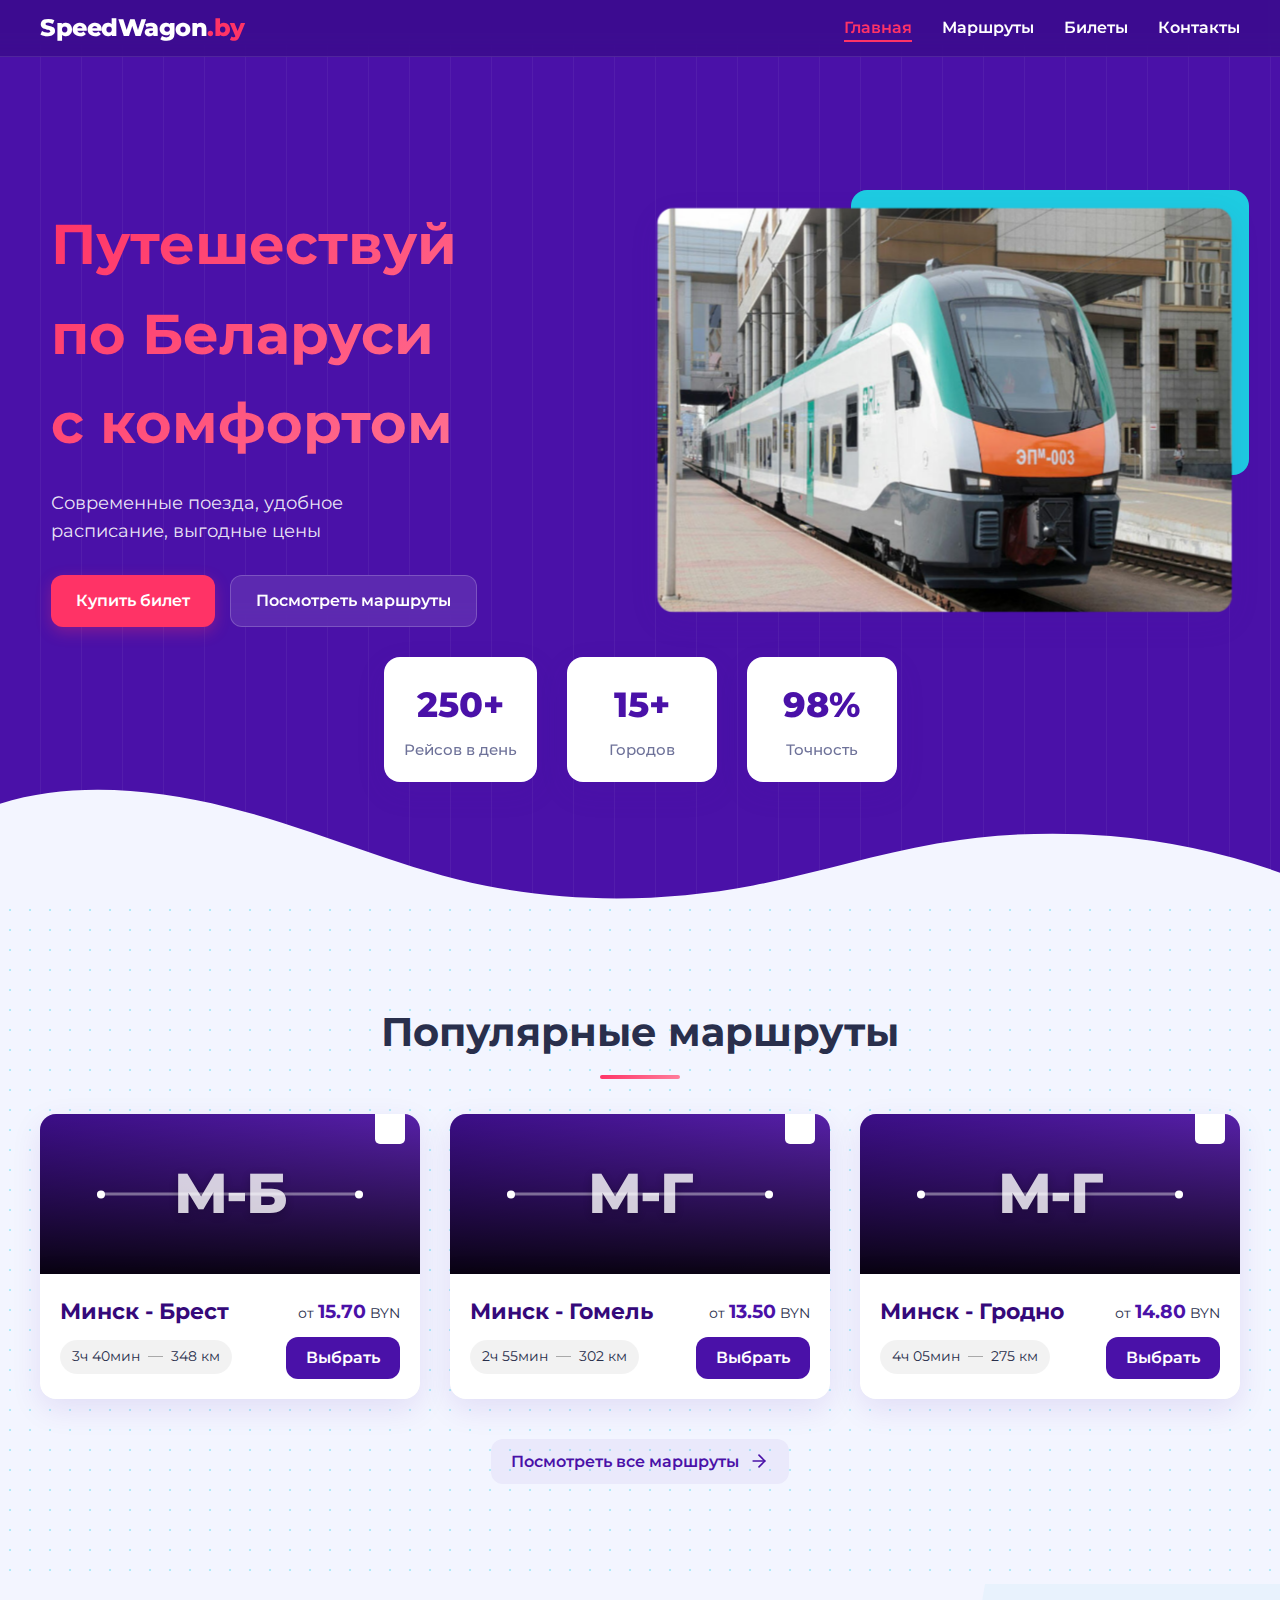
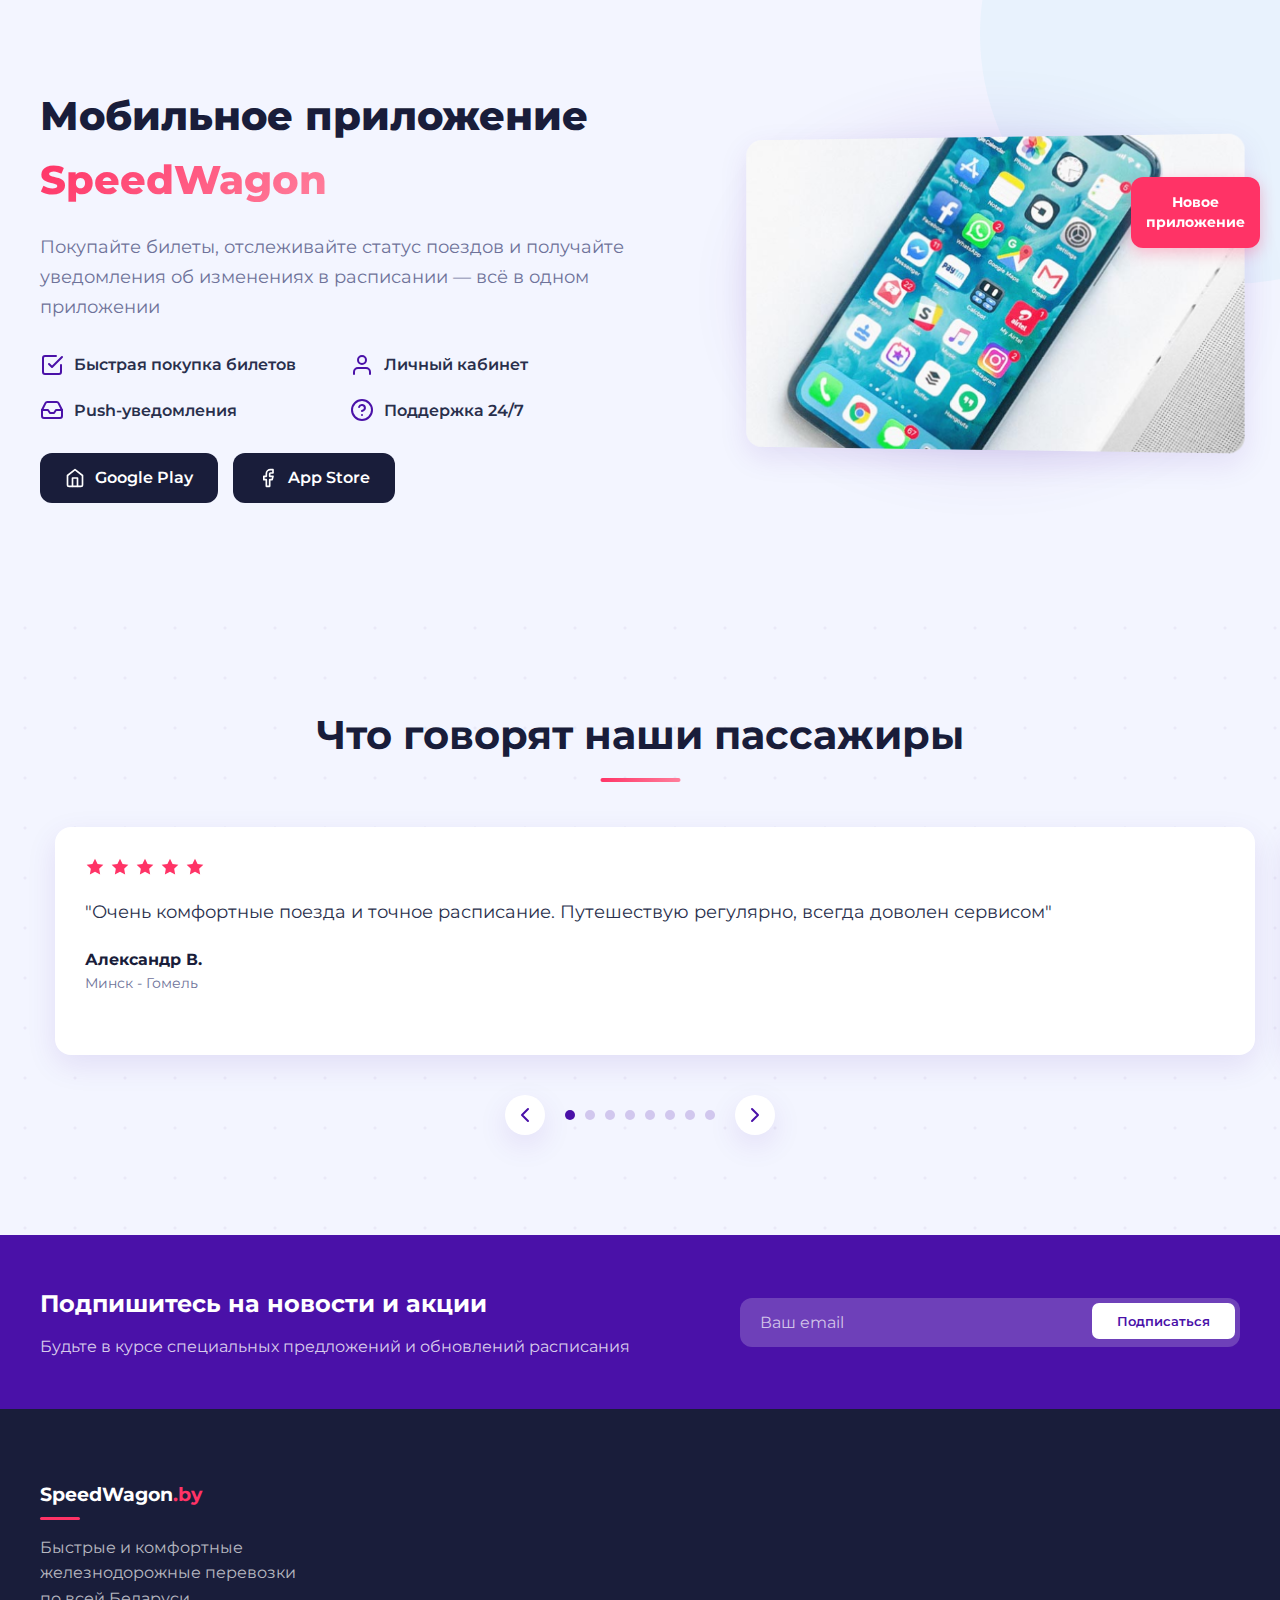
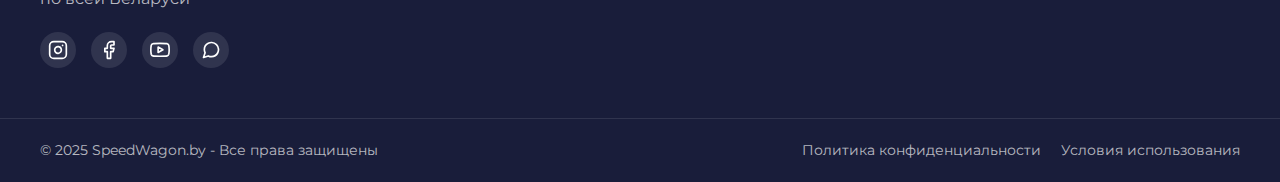
<file: index.html>
<!DOCTYPE html>
<html lang="ru">
	<head>
		<meta charset="UTF-8" />
		<meta name="viewport" content="width=device-width, initial-scale=1.0" />
		<meta
			name="description"
			content="SpeedWagon.by - железнодорожные перевозки по Беларуси. Современные поезда, удобное расписание, выгодные цены."
		/>
		<meta
			name="keywords"
			content="железная дорога, билеты, поезд, Беларусь, SpeedWagon, ж/д билеты, расписание поездов"
		/>
		<meta name="theme-color" content="#0A192F" />
		<title>SpeedWagon.by - Железнодорожные перевозки</title>
		<link rel="stylesheet" href="css/index.css" />
		<script src="js/main.js" defer=""></script>
	</head>
	<body>
		<header class="glass-nav">
			<div class="container">
				<div class="logo">
					<h1>SpeedWagon<span>.by</span></h1>
				</div>
				<nav>
					<ul class="menu">
						<li><a href="index.html" class="active">Главная</a></li>
						<li><a href="routes.html">Маршруты</a></li>
						<li><a href="tickets.html">Билеты</a></li>
						<li><a href="contact.html">Контакты</a></li>
					</ul>
					<div class="mobile-menu">
						<span></span>
						<span></span>
						<span></span>
					</div>
				</nav>
			</div>
		</header>

		<main>
			<section class="hero index-page">
				<div class="hero-bg">
					<div class="track-lines"></div>
				</div>
				<div class="container hero-container">
					<div class="hero-content">
						<h2 class="gradient-text">
							Путешествуй <br />по Беларуси <br />с комфортом
						</h2>
						<p>
							Современные поезда, удобное расписание, выгодные
							цены
						</p>
						<div class="cta-buttons">
							<a href="tickets.html" class="cta-primary"
								>Купить билет</a
							>
							<a href="routes.html" class="cta-secondary"
								>Посмотреть маршруты</a
							>
						</div>
					</div>
					<div class="hero-image">
						<img
							src="images/hero.jpg"
							alt="Современный поезд"
							loading="eager"
							width="600"
							height="400"
						/>
						<div class="hero-image-accent"></div>
					</div>
				</div>
				<div class="shape-divider">
					<svg
						data-name="Layer 1"
						xmlns="http://www.w3.org/2000/svg"
						viewBox="0 0 1200 120"
						preserveAspectRatio="none"
					>
						<path
							d="M321.39,56.44c58-10.79,114.16-30.13,172-41.86,82.39-16.72,168.19-17.73,250.45-.39C823.78,31,906.67,72,985.66,92.83c70.05,18.48,146.53,26.09,214.34,3V0H0V27.35A600.21,600.21,0,0,0,321.39,56.44Z"
						></path>
					</svg>
				</div>
				<div class="floating-stats">
					<div class="stat-item">
						<span class="stat-number">250+</span>
						<span class="stat-label">Рейсов в день</span>
					</div>
					<div class="stat-item">
						<span class="stat-number">15+</span>
						<span class="stat-label">Городов</span>
					</div>
					<div class="stat-item">
						<span class="stat-number">98%</span>
						<span class="stat-label">Точность</span>
					</div>
				</div>
			</section>

			<section class="popular-routes">
				<div class="container">
					<h2 class="section-title">Популярные маршруты</h2>
					<div class="routes-grid">
						<div class="route-card">
							<div class="route-image">
								<div class="route-initials">М-Б</div>
								<div class="route-decorative-line"></div>
								<div class="route-overlay"></div>
							</div>
							<div class="route-info">
								<div class="route-cities">
									<h3>Минск - Брест</h3>
									<div class="route-details-badge">
										<span>3ч 40мин</span>
										<span class="route-dash"></span>
										<span>348 км</span>
									</div>
								</div>
								<div class="route-price-group">
									<p class="route-price">
										от <span>15.70</span> BYN
									</p>
									<a
										href="tickets.html"
										class="route-button pulse-effect"
										>Выбрать</a
									>
								</div>
							</div>
							<div class="route-bookmark"></div>
						</div>
						<div class="route-card">
							<div class="route-image">
								<div class="route-initials">М-Г</div>
								<div class="route-decorative-line"></div>
								<div class="route-overlay"></div>
							</div>
							<div class="route-info">
								<div class="route-cities">
									<h3>Минск - Гомель</h3>
									<div class="route-details-badge">
										<span>2ч 55мин</span>
										<span class="route-dash"></span>
										<span>302 км</span>
									</div>
								</div>
								<div class="route-price-group">
									<p class="route-price">
										от <span>13.50</span> BYN
									</p>
									<a
										href="tickets.html"
										class="route-button pulse-effect"
										>Выбрать</a
									>
								</div>
							</div>
							<div class="route-bookmark"></div>
						</div>
						<div class="route-card">
							<div class="route-image">
								<div class="route-initials">М-Г</div>
								<div class="route-decorative-line"></div>
								<div class="route-overlay"></div>
							</div>
							<div class="route-info">
								<div class="route-cities">
									<h3>Минск - Гродно</h3>
									<div class="route-details-badge">
										<span>4ч 05мин</span>
										<span class="route-dash"></span>
										<span>275 км</span>
									</div>
								</div>
								<div class="route-price-group">
									<p class="route-price">
										от <span>14.80</span> BYN
									</p>
									<a
										href="tickets.html"
										class="route-button pulse-effect"
										>Выбрать</a
									>
								</div>
							</div>
							<div class="route-bookmark"></div>
						</div>
					</div>
					<div class="see-all">
						<a href="routes.html" class="see-all-link">
							<span>Посмотреть все маршруты</span>
							<svg
								xmlns="http://www.w3.org/2000/svg"
								width="20"
								height="20"
								viewBox="0 0 24 24"
								fill="none"
								stroke="currentColor"
								stroke-width="2"
								stroke-linecap="round"
								stroke-linejoin="round"
							>
								<line x1="5" y1="12" x2="19" y2="12"></line>
								<polyline points="12 5 19 12 12 19"></polyline>
							</svg>
						</a>
					</div>
				</div>
				<div class="section-bg-accent"></div>
			</section>

			<section class="app-promo">
				<div class="container">
					<div class="app-info">
						<h2>
							Мобильное приложение <br /><span>SpeedWagon</span>
						</h2>
						<p>
							Покупайте билеты, отслеживайте статус поездов и
							получайте уведомления об изменениях в расписании —
							всё в одном приложении
						</p>
						<div class="app-features">
							<div class="app-feature">
								<svg
									xmlns="http://www.w3.org/2000/svg"
									width="24"
									height="24"
									viewBox="0 0 24 24"
									fill="none"
									stroke="currentColor"
									stroke-width="2"
									stroke-linecap="round"
									stroke-linejoin="round"
								>
									<polyline
										points="9 11 12 14 22 4"
									></polyline>
									<path
										d="M21 12v7a2 2 0 0 1-2 2H5a2 2 0 0 1-2-2V5a2 2 0 0 1 2-2h11"
									></path>
								</svg>
								<span>Быстрая покупка билетов</span>
							</div>
							<div class="app-feature">
								<svg
									xmlns="http://www.w3.org/2000/svg"
									width="24"
									height="24"
									viewBox="0 0 24 24"
									fill="none"
									stroke="currentColor"
									stroke-width="2"
									stroke-linecap="round"
									stroke-linejoin="round"
								>
									<path
										d="M20 21v-2a4 4 0 0 0-4-4H8a4 4 0 0 0-4 4v2"
									></path>
									<circle cx="12" cy="7" r="4"></circle>
								</svg>
								<span>Личный кабинет</span>
							</div>
							<div class="app-feature">
								<svg
									xmlns="http://www.w3.org/2000/svg"
									width="24"
									height="24"
									viewBox="0 0 24 24"
									fill="none"
									stroke="currentColor"
									stroke-width="2"
									stroke-linecap="round"
									stroke-linejoin="round"
								>
									<polyline
										points="22 12 16 12 14 15 10 15 8 12 2 12"
									></polyline>
									<path
										d="M5.45 5.11L2 12v6a2 2 0 0 0 2 2h16a2 2 0 0 0 2-2v-6l-3.45-6.89A2 2 0 0 0 16.76 4H7.24a2 2 0 0 0-1.79 1.11z"
									></path>
								</svg>
								<span>Push-уведомления</span>
							</div>
							<div class="app-feature">
								<svg
									xmlns="http://www.w3.org/2000/svg"
									width="24"
									height="24"
									viewBox="0 0 24 24"
									fill="none"
									stroke="currentColor"
									stroke-width="2"
									stroke-linecap="round"
									stroke-linejoin="round"
								>
									<circle cx="12" cy="12" r="10"></circle>
									<path
										d="M9.09 9a3 3 0 0 1 5.83 1c0 2-3 3-3 3"
									></path>
									<line
										x1="12"
										y1="17"
										x2="12.01"
										y2="17"
									></line>
								</svg>
								<span>Поддержка 24/7</span>
							</div>
						</div>
						<div class="app-buttons">
							<a href="#" class="app-button">
								<svg
									xmlns="http://www.w3.org/2000/svg"
									width="20"
									height="20"
									viewBox="0 0 24 24"
									fill="none"
									stroke="currentColor"
									stroke-width="2"
									stroke-linecap="round"
									stroke-linejoin="round"
								>
									<path
										d="M3 9l9-7 9 7v11a2 2 0 0 1-2 2H5a2 2 0 0 1-2-2z"
									></path>
									<polyline
										points="9 22 9 12 15 12 15 22"
									></polyline>
								</svg>
								Google Play
							</a>
							<a href="#" class="app-button">
								<svg
									xmlns="http://www.w3.org/2000/svg"
									width="20"
									height="20"
									viewBox="0 0 24 24"
									fill="none"
									stroke="currentColor"
									stroke-width="2"
									stroke-linecap="round"
									stroke-linejoin="round"
								>
									<path
										d="M18 2h-3a5 5 0 0 0-5 5v3H7v4h3v8h4v-8h3l1-4h-4V7a1 1 0 0 1 1-1h3z"
									></path>
								</svg>
								App Store
							</a>
						</div>
					</div>
					<div class="app-image-container">
						<div class="app-image-bg"></div>
						<img
							src="images/app.jpg"
							alt="Мобильное приложение SpeedWagon"
							class="app-image"
							loading="lazy"
							width="500"
							height="800"
						/>
						<div class="floating-badge">Новое<br />приложение</div>
					</div>
				</div>
				<div class="app-promo-blob"></div>
			</section>

			<section class="testimonials">
				<div class="container">
					<h2 class="section-title">Что говорят наши пассажиры</h2>
					<div class="testimonials-slider">
						<div class="testimonial-card">
							<div class="testimonial-rating">
								<svg
									xmlns="http://www.w3.org/2000/svg"
									width="20"
									height="20"
									viewBox="0 0 24 24"
									fill="currentColor"
									stroke="none"
								>
									<polygon
										points="12 2 15.09 8.26 22 9.27 17 14.14 18.18 21.02 12 17.77 5.82 21.02 7 14.14 2 9.27 8.91 8.26 12 2"
									></polygon>
								</svg>
								<svg
									xmlns="http://www.w3.org/2000/svg"
									width="20"
									height="20"
									viewBox="0 0 24 24"
									fill="currentColor"
									stroke="none"
								>
									<polygon
										points="12 2 15.09 8.26 22 9.27 17 14.14 18.18 21.02 12 17.77 5.82 21.02 7 14.14 2 9.27 8.91 8.26 12 2"
									></polygon>
								</svg>
								<svg
									xmlns="http://www.w3.org/2000/svg"
									width="20"
									height="20"
									viewBox="0 0 24 24"
									fill="currentColor"
									stroke="none"
								>
									<polygon
										points="12 2 15.09 8.26 22 9.27 17 14.14 18.18 21.02 12 17.77 5.82 21.02 7 14.14 2 9.27 8.91 8.26 12 2"
									></polygon>
								</svg>
								<svg
									xmlns="http://www.w3.org/2000/svg"
									width="20"
									height="20"
									viewBox="0 0 24 24"
									fill="currentColor"
									stroke="none"
								>
									<polygon
										points="12 2 15.09 8.26 22 9.27 17 14.14 18.18 21.02 12 17.77 5.82 21.02 7 14.14 2 9.27 8.91 8.26 12 2"
									></polygon>
								</svg>
								<svg
									xmlns="http://www.w3.org/2000/svg"
									width="20"
									height="20"
									viewBox="0 0 24 24"
									fill="currentColor"
									stroke="none"
								>
									<polygon
										points="12 2 15.09 8.26 22 9.27 17 14.14 18.18 21.02 12 17.77 5.82 21.02 7 14.14 2 9.27 8.91 8.26 12 2"
									></polygon>
								</svg>
							</div>
							<p class="testimonial-text">
								"Очень комфортные поезда и точное расписание.
								Путешествую регулярно, всегда доволен сервисом"
							</p>
							<div class="testimonial-author">
								<span class="testimonial-name"
									>Александр В.</span
								>
								<span class="testimonial-route"
									>Минск - Гомель</span
								>
							</div>
						</div>
						<div class="testimonial-card">
							<div class="testimonial-rating">
								<svg
									xmlns="http://www.w3.org/2000/svg"
									width="20"
									height="20"
									viewBox="0 0 24 24"
									fill="currentColor"
									stroke="none"
								>
									<polygon
										points="12 2 15.09 8.26 22 9.27 17 14.14 18.18 21.02 12 17.77 5.82 21.02 7 14.14 2 9.27 8.91 8.26 12 2"
									></polygon>
								</svg>
								<svg
									xmlns="http://www.w3.org/2000/svg"
									width="20"
									height="20"
									viewBox="0 0 24 24"
									fill="currentColor"
									stroke="none"
								>
									<polygon
										points="12 2 15.09 8.26 22 9.27 17 14.14 18.18 21.02 12 17.77 5.82 21.02 7 14.14 2 9.27 8.91 8.26 12 2"
									></polygon>
								</svg>
								<svg
									xmlns="http://www.w3.org/2000/svg"
									width="20"
									height="20"
									viewBox="0 0 24 24"
									fill="currentColor"
									stroke="none"
								>
									<polygon
										points="12 2 15.09 8.26 22 9.27 17 14.14 18.18 21.02 12 17.77 5.82 21.02 7 14.14 2 9.27 8.91 8.26 12 2"
									></polygon>
								</svg>
								<svg
									xmlns="http://www.w3.org/2000/svg"
									width="20"
									height="20"
									viewBox="0 0 24 24"
									fill="currentColor"
									stroke="none"
								>
									<polygon
										points="12 2 15.09 8.26 22 9.27 17 14.14 18.18 21.02 12 17.77 5.82 21.02 7 14.14 2 9.27 8.91 8.26 12 2"
									></polygon>
								</svg>
								<svg
									xmlns="http://www.w3.org/2000/svg"
									width="20"
									height="20"
									viewBox="0 0 24 24"
									fill="currentColor"
									stroke="none"
								>
									<polygon
										points="12 2 15.09 8.26 22 9.27 17 14.14 18.18 21.02 12 17.77 5.82 21.02 7 14.14 2 9.27 8.91 8.26 12 2"
									></polygon>
								</svg>
							</div>
							<p class="testimonial-text">
								"Отличный сервис! Wi-Fi работал на протяжении
								всего пути. Буду рекомендовать всем друзьям"
							</p>
							<div class="testimonial-author">
								<span class="testimonial-name">Ольга М.</span>
								<span class="testimonial-route"
									>Минск - Брест</span
								>
							</div>
						</div>
						<div class="testimonial-card">
							<div class="testimonial-rating">
								<svg
									xmlns="http://www.w3.org/2000/svg"
									width="20"
									height="20"
									viewBox="0 0 24 24"
									fill="currentColor"
									stroke="none"
								>
									<polygon
										points="12 2 15.09 8.26 22 9.27 17 14.14 18.18 21.02 12 17.77 5.82 21.02 7 14.14 2 9.27 8.91 8.26 12 2"
									></polygon>
								</svg>
								<svg
									xmlns="http://www.w3.org/2000/svg"
									width="20"
									height="20"
									viewBox="0 0 24 24"
									fill="currentColor"
									stroke="none"
								>
									<polygon
										points="12 2 15.09 8.26 22 9.27 17 14.14 18.18 21.02 12 17.77 5.82 21.02 7 14.14 2 9.27 8.91 8.26 12 2"
									></polygon>
								</svg>
								<svg
									xmlns="http://www.w3.org/2000/svg"
									width="20"
									height="20"
									viewBox="0 0 24 24"
									fill="currentColor"
									stroke="none"
								>
									<polygon
										points="12 2 15.09 8.26 22 9.27 17 14.14 18.18 21.02 12 17.77 5.82 21.02 7 14.14 2 9.27 8.91 8.26 12 2"
									></polygon>
								</svg>
								<svg
									xmlns="http://www.w3.org/2000/svg"
									width="20"
									height="20"
									viewBox="0 0 24 24"
									fill="currentColor"
									stroke="none"
								>
									<polygon
										points="12 2 15.09 8.26 22 9.27 17 14.14 18.18 21.02 12 17.77 5.82 21.02 7 14.14 2 9.27 8.91 8.26 12 2"
									></polygon>
								</svg>
								<svg
									xmlns="http://www.w3.org/2000/svg"
									width="20"
									height="20"
									viewBox="0 0 24 24"
									fill="currentColor"
									stroke="none"
								>
									<polygon
										points="12 2 15.09 8.26 22 9.27 17 14.14 18.18 21.02 12 17.77 5.82 21.02 7 14.14 2 9.27 8.91 8.26 12 2"
									></polygon>
								</svg>
							</div>
							<p class="testimonial-text">
								"Удобное приложение и выгодные акции. За год
								путешествий сэкономил значительную сумму"
							</p>
							<div class="testimonial-author">
								<span class="testimonial-name">Дмитрий К.</span>
								<span class="testimonial-route"
									>Гродно - Минск</span
								>
							</div>
						</div>
						<div class="testimonial-card">
							<div class="testimonial-rating">
								<svg
									xmlns="http://www.w3.org/2000/svg"
									width="20"
									height="20"
									viewBox="0 0 24 24"
									fill="currentColor"
									stroke="none"
								>
									<polygon
										points="12 2 15.09 8.26 22 9.27 17 14.14 18.18 21.02 12 17.77 5.82 21.02 7 14.14 2 9.27 8.91 8.26 12 2"
									></polygon>
								</svg>
								<svg
									xmlns="http://www.w3.org/2000/svg"
									width="20"
									height="20"
									viewBox="0 0 24 24"
									fill="currentColor"
									stroke="none"
								>
									<polygon
										points="12 2 15.09 8.26 22 9.27 17 14.14 18.18 21.02 12 17.77 5.82 21.02 7 14.14 2 9.27 8.91 8.26 12 2"
									></polygon>
								</svg>
								<svg
									xmlns="http://www.w3.org/2000/svg"
									width="20"
									height="20"
									viewBox="0 0 24 24"
									fill="currentColor"
									stroke="none"
								>
									<polygon
										points="12 2 15.09 8.26 22 9.27 17 14.14 18.18 21.02 12 17.77 5.82 21.02 7 14.14 2 9.27 8.91 8.26 12 2"
									></polygon>
								</svg>
								<svg
									xmlns="http://www.w3.org/2000/svg"
									width="20"
									height="20"
									viewBox="0 0 24 24"
									fill="currentColor"
									stroke="none"
								>
									<polygon
										points="12 2 15.09 8.26 22 9.27 17 14.14 18.18 21.02 12 17.77 5.82 21.02 7 14.14 2 9.27 8.91 8.26 12 2"
									></polygon>
								</svg>
								<svg
									xmlns="http://www.w3.org/2000/svg"
									width="20"
									height="20"
									viewBox="0 0 24 24"
									fill="currentColor"
									stroke="none"
								>
									<polygon
										points="12 2 15.09 8.26 22 9.27 17 14.14 18.18 21.02 12 17.77 5.82 21.02 7 14.14 2 9.27 8.91 8.26 12 2"
									></polygon>
								</svg>
							</div>
							<p class="testimonial-text">
								"Поезда всегда чистые и своевременные. Персонал
								вежливый и внимательный. Очень доволен последней
								поездкой!"
							</p>
							<div class="testimonial-author">
								<span class="testimonial-name">Игорь Л.</span>
								<span class="testimonial-route"
									>Витебск - Гомель</span
								>
							</div>
						</div>
						<div class="testimonial-card">
							<div class="testimonial-rating">
								<svg
									xmlns="http://www.w3.org/2000/svg"
									width="20"
									height="20"
									viewBox="0 0 24 24"
									fill="currentColor"
									stroke="none"
								>
									<polygon
										points="12 2 15.09 8.26 22 9.27 17 14.14 18.18 21.02 12 17.77 5.82 21.02 7 14.14 2 9.27 8.91 8.26 12 2"
									></polygon>
								</svg>
								<svg
									xmlns="http://www.w3.org/2000/svg"
									width="20"
									height="20"
									viewBox="0 0 24 24"
									fill="currentColor"
									stroke="none"
								>
									<polygon
										points="12 2 15.09 8.26 22 9.27 17 14.14 18.18 21.02 12 17.77 5.82 21.02 7 14.14 2 9.27 8.91 8.26 12 2"
									></polygon>
								</svg>
								<svg
									xmlns="http://www.w3.org/2000/svg"
									width="20"
									height="20"
									viewBox="0 0 24 24"
									fill="currentColor"
									stroke="none"
								>
									<polygon
										points="12 2 15.09 8.26 22 9.27 17 14.14 18.18 21.02 12 17.77 5.82 21.02 7 14.14 2 9.27 8.91 8.26 12 2"
									></polygon>
								</svg>
								<svg
									xmlns="http://www.w3.org/2000/svg"
									width="20"
									height="20"
									viewBox="0 0 24 24"
									fill="currentColor"
									stroke="none"
								>
									<polygon
										points="12 2 15.09 8.26 22 9.27 17 14.14 18.18 21.02 12 17.77 5.82 21.02 7 14.14 2 9.27 8.91 8.26 12 2"
									></polygon>
								</svg>
								<svg
									xmlns="http://www.w3.org/2000/svg"
									width="20"
									height="20"
									viewBox="0 0 24 24"
									fill="currentColor"
									stroke="none"
								>
									<polygon
										points="12 2 15.09 8.26 22 9.27 17 14.14 18.18 21.02 12 17.77 5.82 21.02 7 14.14 2 9.27 8.91 8.26 12 2"
									></polygon>
								</svg>
							</div>
							<p class="testimonial-text">
								"Первый раз воспользовалась услугами SpeedWagon
								и была приятно удивлена. Удобные сиденья,
								хороший сервис и пунктуальность!"
							</p>
							<div class="testimonial-author">
								<span class="testimonial-name">Анна Р.</span>
								<span class="testimonial-route"
									>Брест - Гродно</span
								>
							</div>
						</div>
						<div class="testimonial-card">
							<div class="testimonial-rating">
								<svg
									xmlns="http://www.w3.org/2000/svg"
									width="20"
									height="20"
									viewBox="0 0 24 24"
									fill="currentColor"
									stroke="none"
								>
									<polygon
										points="12 2 15.09 8.26 22 9.27 17 14.14 18.18 21.02 12 17.77 5.82 21.02 7 14.14 2 9.27 8.91 8.26 12 2"
									></polygon>
								</svg>
								<svg
									xmlns="http://www.w3.org/2000/svg"
									width="20"
									height="20"
									viewBox="0 0 24 24"
									fill="currentColor"
									stroke="none"
								>
									<polygon
										points="12 2 15.09 8.26 22 9.27 17 14.14 18.18 21.02 12 17.77 5.82 21.02 7 14.14 2 9.27 8.91 8.26 12 2"
									></polygon>
								</svg>
								<svg
									xmlns="http://www.w3.org/2000/svg"
									width="20"
									height="20"
									viewBox="0 0 24 24"
									fill="currentColor"
									stroke="none"
								>
									<polygon
										points="12 2 15.09 8.26 22 9.27 17 14.14 18.18 21.02 12 17.77 5.82 21.02 7 14.14 2 9.27 8.91 8.26 12 2"
									></polygon>
								</svg>
								<svg
									xmlns="http://www.w3.org/2000/svg"
									width="20"
									height="20"
									viewBox="0 0 24 24"
									fill="currentColor"
									stroke="none"
								>
									<polygon
										points="12 2 15.09 8.26 22 9.27 17 14.14 18.18 21.02 12 17.77 5.82 21.02 7 14.14 2 9.27 8.91 8.26 12 2"
									></polygon>
								</svg>
								<svg
									xmlns="http://www.w3.org/2000/svg"
									width="20"
									height="20"
									viewBox="0 0 24 24"
									fill="currentColor"
									stroke="none"
								>
									<polygon
										points="12 2 15.09 8.26 22 9.27 17 14.14 18.18 21.02 12 17.77 5.82 21.02 7 14.14 2 9.27 8.91 8.26 12 2"
									></polygon>
								</svg>
							</div>
							<p class="testimonial-text">
								"Система бронирования билетов очень интуитивна.
								Бонусная программа действительно выгодная - за
								полгода накопил на бесплатную поездку!"
							</p>
							<div class="testimonial-author">
								<span class="testimonial-name">Николай Т.</span>
								<span class="testimonial-route"
									>Могилев - Брест</span
								>
							</div>
						</div>
						<div class="testimonial-card">
							<div class="testimonial-rating">
								<svg
									xmlns="http://www.w3.org/2000/svg"
									width="20"
									height="20"
									viewBox="0 0 24 24"
									fill="currentColor"
									stroke="none"
								>
									<polygon
										points="12 2 15.09 8.26 22 9.27 17 14.14 18.18 21.02 12 17.77 5.82 21.02 7 14.14 2 9.27 8.91 8.26 12 2"
									></polygon>
								</svg>
								<svg
									xmlns="http://www.w3.org/2000/svg"
									width="20"
									height="20"
									viewBox="0 0 24 24"
									fill="currentColor"
									stroke="none"
								>
									<polygon
										points="12 2 15.09 8.26 22 9.27 17 14.14 18.18 21.02 12 17.77 5.82 21.02 7 14.14 2 9.27 8.91 8.26 12 2"
									></polygon>
								</svg>
								<svg
									xmlns="http://www.w3.org/2000/svg"
									width="20"
									height="20"
									viewBox="0 0 24 24"
									fill="currentColor"
									stroke="none"
								>
									<polygon
										points="12 2 15.09 8.26 22 9.27 17 14.14 18.18 21.02 12 17.77 5.82 21.02 7 14.14 2 9.27 8.91 8.26 12 2"
									></polygon>
								</svg>
								<svg
									xmlns="http://www.w3.org/2000/svg"
									width="20"
									height="20"
									viewBox="0 0 24 24"
									fill="currentColor"
									stroke="none"
								>
									<polygon
										points="12 2 15.09 8.26 22 9.27 17 14.14 18.18 21.02 12 17.77 5.82 21.02 7 14.14 2 9.27 8.91 8.26 12 2"
									></polygon>
								</svg>
								<svg
									xmlns="http://www.w3.org/2000/svg"
									width="20"
									height="20"
									viewBox="0 0 24 24"
									fill="currentColor"
									stroke="none"
								>
									<polygon
										points="12 2 15.09 8.26 22 9.27 17 14.14 18.18 21.02 12 17.77 5.82 21.02 7 14.14 2 9.27 8.91 8.26 12 2"
									></polygon>
								</svg>
							</div>
							<p class="testimonial-text">
								"Как бизнес-путешественник, ценю возможность
								работать во время поездки. Отличный Wi-Fi и
								удобные столики - именно то, что нужно!"
							</p>
							<div class="testimonial-author">
								<span class="testimonial-name">Максим В.</span>
								<span class="testimonial-route"
									>Минск - Могилев</span
								>
							</div>
						</div>
						<div class="testimonial-card">
							<div class="testimonial-rating">
								<svg
									xmlns="http://www.w3.org/2000/svg"
									width="20"
									height="20"
									viewBox="0 0 24 24"
									fill="currentColor"
									stroke="none"
								>
									<polygon
										points="12 2 15.09 8.26 22 9.27 17 14.14 18.18 21.02 12 17.77 5.82 21.02 7 14.14 2 9.27 8.91 8.26 12 2"
									></polygon>
								</svg>
								<svg
									xmlns="http://www.w3.org/2000/svg"
									width="20"
									height="20"
									viewBox="0 0 24 24"
									fill="currentColor"
									stroke="none"
								>
									<polygon
										points="12 2 15.09 8.26 22 9.27 17 14.14 18.18 21.02 12 17.77 5.82 21.02 7 14.14 2 9.27 8.91 8.26 12 2"
									></polygon>
								</svg>
								<svg
									xmlns="http://www.w3.org/2000/svg"
									width="20"
									height="20"
									viewBox="0 0 24 24"
									fill="currentColor"
									stroke="none"
								>
									<polygon
										points="12 2 15.09 8.26 22 9.27 17 14.14 18.18 21.02 12 17.77 5.82 21.02 7 14.14 2 9.27 8.91 8.26 12 2"
									></polygon>
								</svg>
								<svg
									xmlns="http://www.w3.org/2000/svg"
									width="20"
									height="20"
									viewBox="0 0 24 24"
									fill="currentColor"
									stroke="none"
								>
									<polygon
										points="12 2 15.09 8.26 22 9.27 17 14.14 18.18 21.02 12 17.77 5.82 21.02 7 14.14 2 9.27 8.91 8.26 12 2"
									></polygon>
								</svg>
								<svg
									xmlns="http://www.w3.org/2000/svg"
									width="20"
									height="20"
									viewBox="0 0 24 24"
									fill="currentColor"
									stroke="none"
								>
									<polygon
										points="12 2 15.09 8.26 22 9.27 17 14.14 18.18 21.02 12 17.77 5.82 21.02 7 14.14 2 9.27 8.91 8.26 12 2"
									></polygon>
								</svg>
							</div>
							<p class="testimonial-text">
								"Путешествовала с маленьким ребенком, и нам
								помогли с багажом и предоставили удобное место.
								Спасибо за заботу!"
							</p>
							<div class="testimonial-author">
								<span class="testimonial-name"
									>Екатерина С.</span
								>
								<span class="testimonial-route"
									>Гомель - Минск</span
								>
							</div>
						</div>
					</div>
					<div class="testimonial-controls">
						<button class="testimonial-control prev">
							<svg
								xmlns="http://www.w3.org/2000/svg"
								width="24"
								height="24"
								viewBox="0 0 24 24"
								fill="none"
								stroke="currentColor"
								stroke-width="2"
								stroke-linecap="round"
								stroke-linejoin="round"
							>
								<polyline points="15 18 9 12 15 6"></polyline>
							</svg>
						</button>
						<div class="testimonial-dots">
							<span class="dot active"></span>
							<span class="dot"></span>
							<span class="dot"></span>
							<span class="dot"></span>
							<span class="dot"></span>
							<span class="dot"></span>
							<span class="dot"></span>
							<span class="dot"></span>
							<span class="dot"></span>
						</div>
						<button class="testimonial-control next">
							<svg
								xmlns="http://www.w3.org/2000/svg"
								width="24"
								height="24"
								viewBox="0 0 24 24"
								fill="none"
								stroke="currentColor"
								stroke-width="2"
								stroke-linecap="round"
								stroke-linejoin="round"
							>
								<polyline points="9 18 15 12 9 6"></polyline>
							</svg>
						</button>
					</div>
				</div>
				<div class="testimonials-bg-pattern"></div>
			</section>
		</main>

		<footer>
			<div class="footer-top">
				<div class="container">
					<div class="newsletter">
						<div class="newsletter-content">
							<h3>Подпишитесь на новости и акции</h3>
							<p>
								Будьте в курсе специальных предложений и
								обновлений расписания
							</p>
						</div>
						<form class="newsletter-form">
							<div class="form-group">
								<input
									type="email"
									placeholder="Ваш email"
									required=""
								/>
								<button type="submit" class="newsletter-button">
									Подписаться
								</button>
							</div>
						</form>
					</div>
				</div>
			</div>
			<div class="footer-main">
				<div class="container">
					<div class="footer-content">
						<div class="footer-column brand-column">
							<h3 class="footer-logo">
								SpeedWagon<span>.by</span>
							</h3>
							<p>
								Быстрые и комфортные железнодорожные перевозки
								по всей Беларуси
							</p>
							<div class="social-icons">
								<a href="#" class="social-icon">
									<svg
										xmlns="http://www.w3.org/2000/svg"
										width="20"
										height="20"
										viewBox="0 0 24 24"
										fill="none"
										stroke="currentColor"
										stroke-width="2"
										stroke-linecap="round"
										stroke-linejoin="round"
									>
										<rect
											x="2"
											y="2"
											width="20"
											height="20"
											rx="5"
											ry="5"
										></rect>
										<path
											d="M16 11.37A4 4 0 1 1 12.63 8 4 4 0 0 1 16 11.37z"
										></path>
										<line
											x1="17.5"
											y1="6.5"
											x2="17.51"
											y2="6.5"
										></line>
									</svg>
								</a>
								<a href="#" class="social-icon">
									<svg
										xmlns="http://www.w3.org/2000/svg"
										width="20"
										height="20"
										viewBox="0 0 24 24"
										fill="none"
										stroke="currentColor"
										stroke-width="2"
										stroke-linecap="round"
										stroke-linejoin="round"
									>
										<path
											d="M18 2h-3a5 5 0 0 0-5 5v3H7v4h3v8h4v-8h3l1-4h-4V7a1 1 0 0 1 1-1h3z"
										></path>
									</svg>
								</a>
								<a href="#" class="social-icon">
									<svg
										xmlns="http://www.w3.org/2000/svg"
										width="20"
										height="20"
										viewBox="0 0 24 24"
										fill="none"
										stroke="currentColor"
										stroke-width="2"
										stroke-linecap="round"
										stroke-linejoin="round"
									>
										<path
											d="M22.54 6.42a2.78 2.78 0 0 0-1.94-2C18.88 4 12 4 12 4s-6.88 0-8.6.46a2.78 2.78 0 0 0-1.94 2A29 29 0 0 0 1 11.75a29 29 0 0 0 .46 5.33A2.78 2.78 0 0 0 3.4 19c1.72.46 8.6.46 8.6.46s6.88 0 8.6-.46a2.78 2.78 0 0 0 1.94-2 29 29 0 0 0 .46-5.25 29 29 0 0 0-.46-5.33z"
										></path>
										<polygon
											points="9.75 15.02 15.5 11.75 9.75 8.48 9.75 15.02"
										></polygon>
									</svg>
								</a>
								<a href="#" class="social-icon">
									<svg
										xmlns="http://www.w3.org/2000/svg"
										width="20"
										height="20"
										viewBox="0 0 24 24"
										fill="none"
										stroke="currentColor"
										stroke-width="2"
										stroke-linecap="round"
										stroke-linejoin="round"
									>
										<path
											d="M21 11.5a8.38 8.38 0 0 1-.9 3.8 8.5 8.5 0 0 1-7.6 4.7 8.38 8.38 0 0 1-3.8-.9L3 21l1.9-5.7a8.38 8.38 0 0 1-.9-3.8 8.5 8.5 0 0 1 4.7-7.6 8.38 8.38 0 0 1 3.8-.9h.5a8.48 8.48 0 0 1 8 8v.5z"
										></path>
									</svg>
								</a>
							</div>
						</div>
					</div>
				</div>
			</div>
			<div class="footer-bottom">
				<div class="container">
					<p>© 2025 SpeedWagon.by - Все права защищены</p>
					<div class="footer-links-bottom">
						<a href="#">Политика конфиденциальности</a>
						<a href="#">Условия использования</a>
					</div>
				</div>
			</div>
		</footer>
	</body>
</html>
</file>
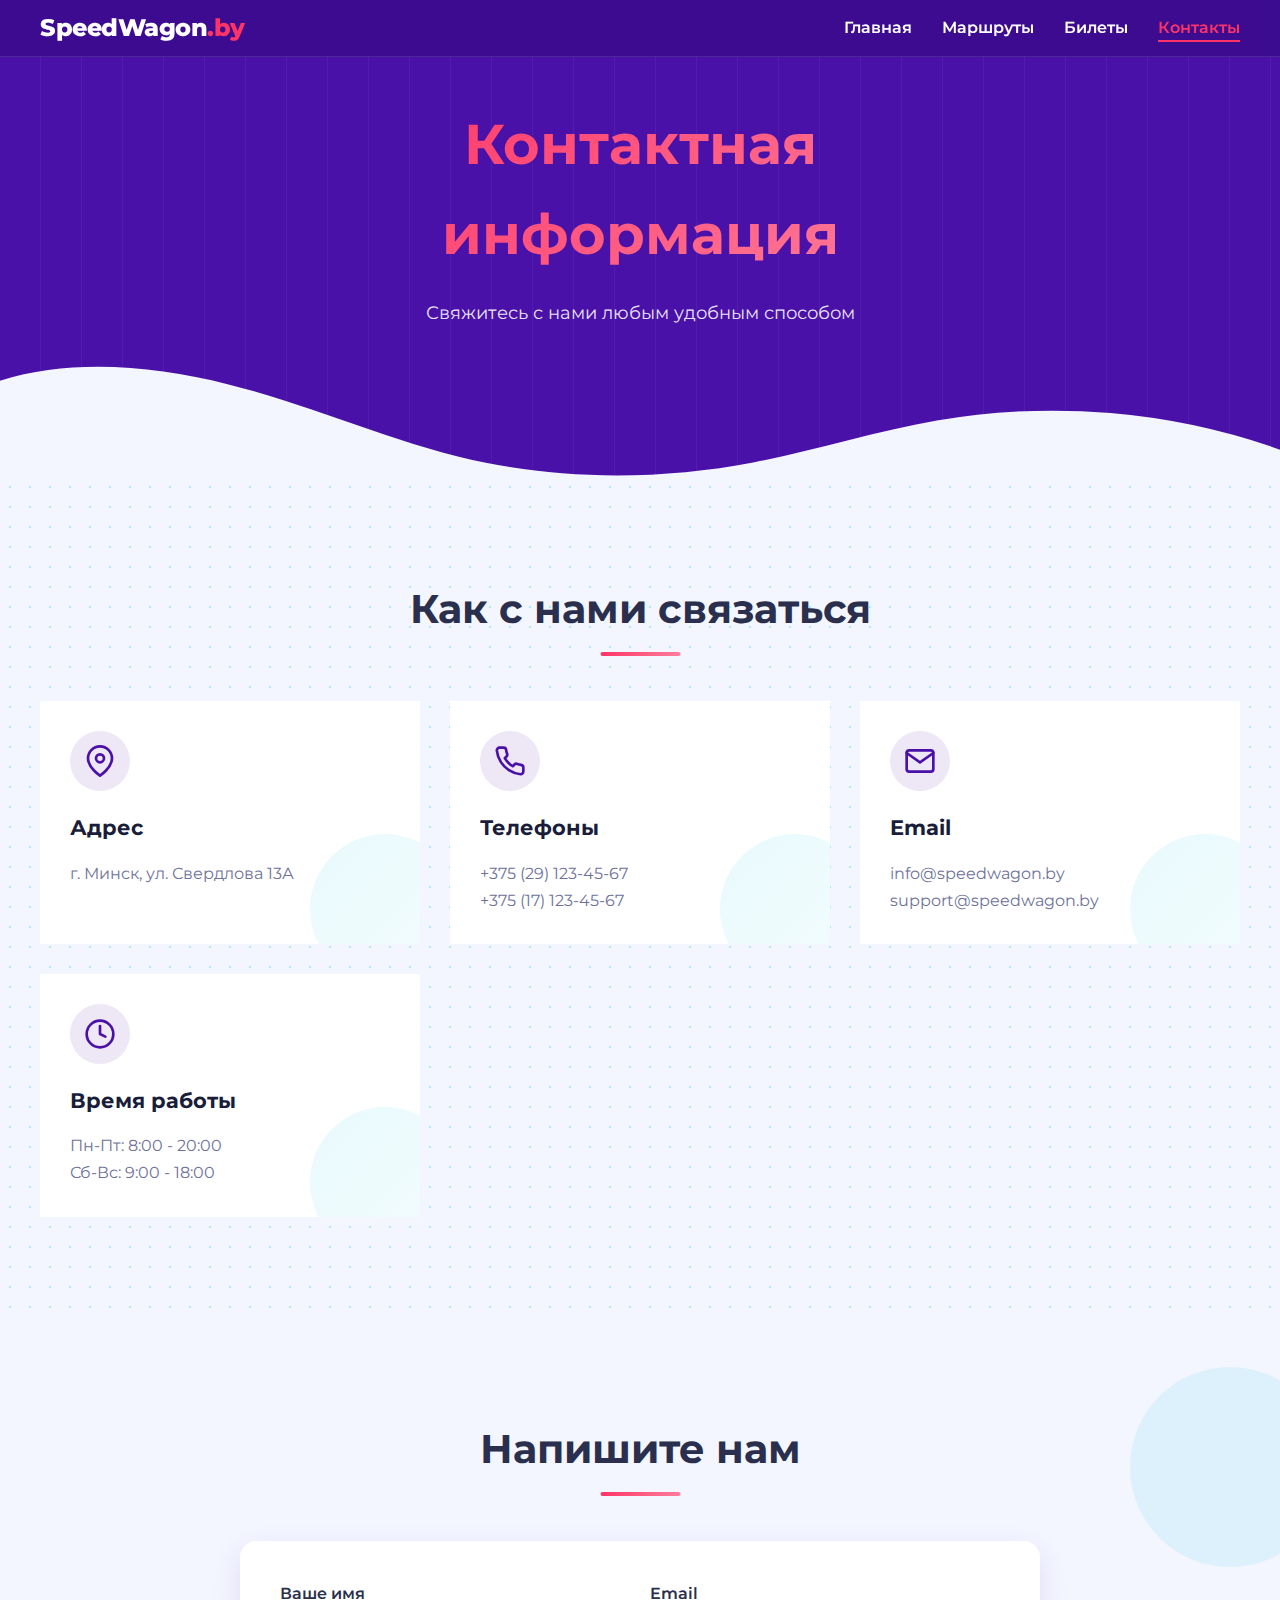
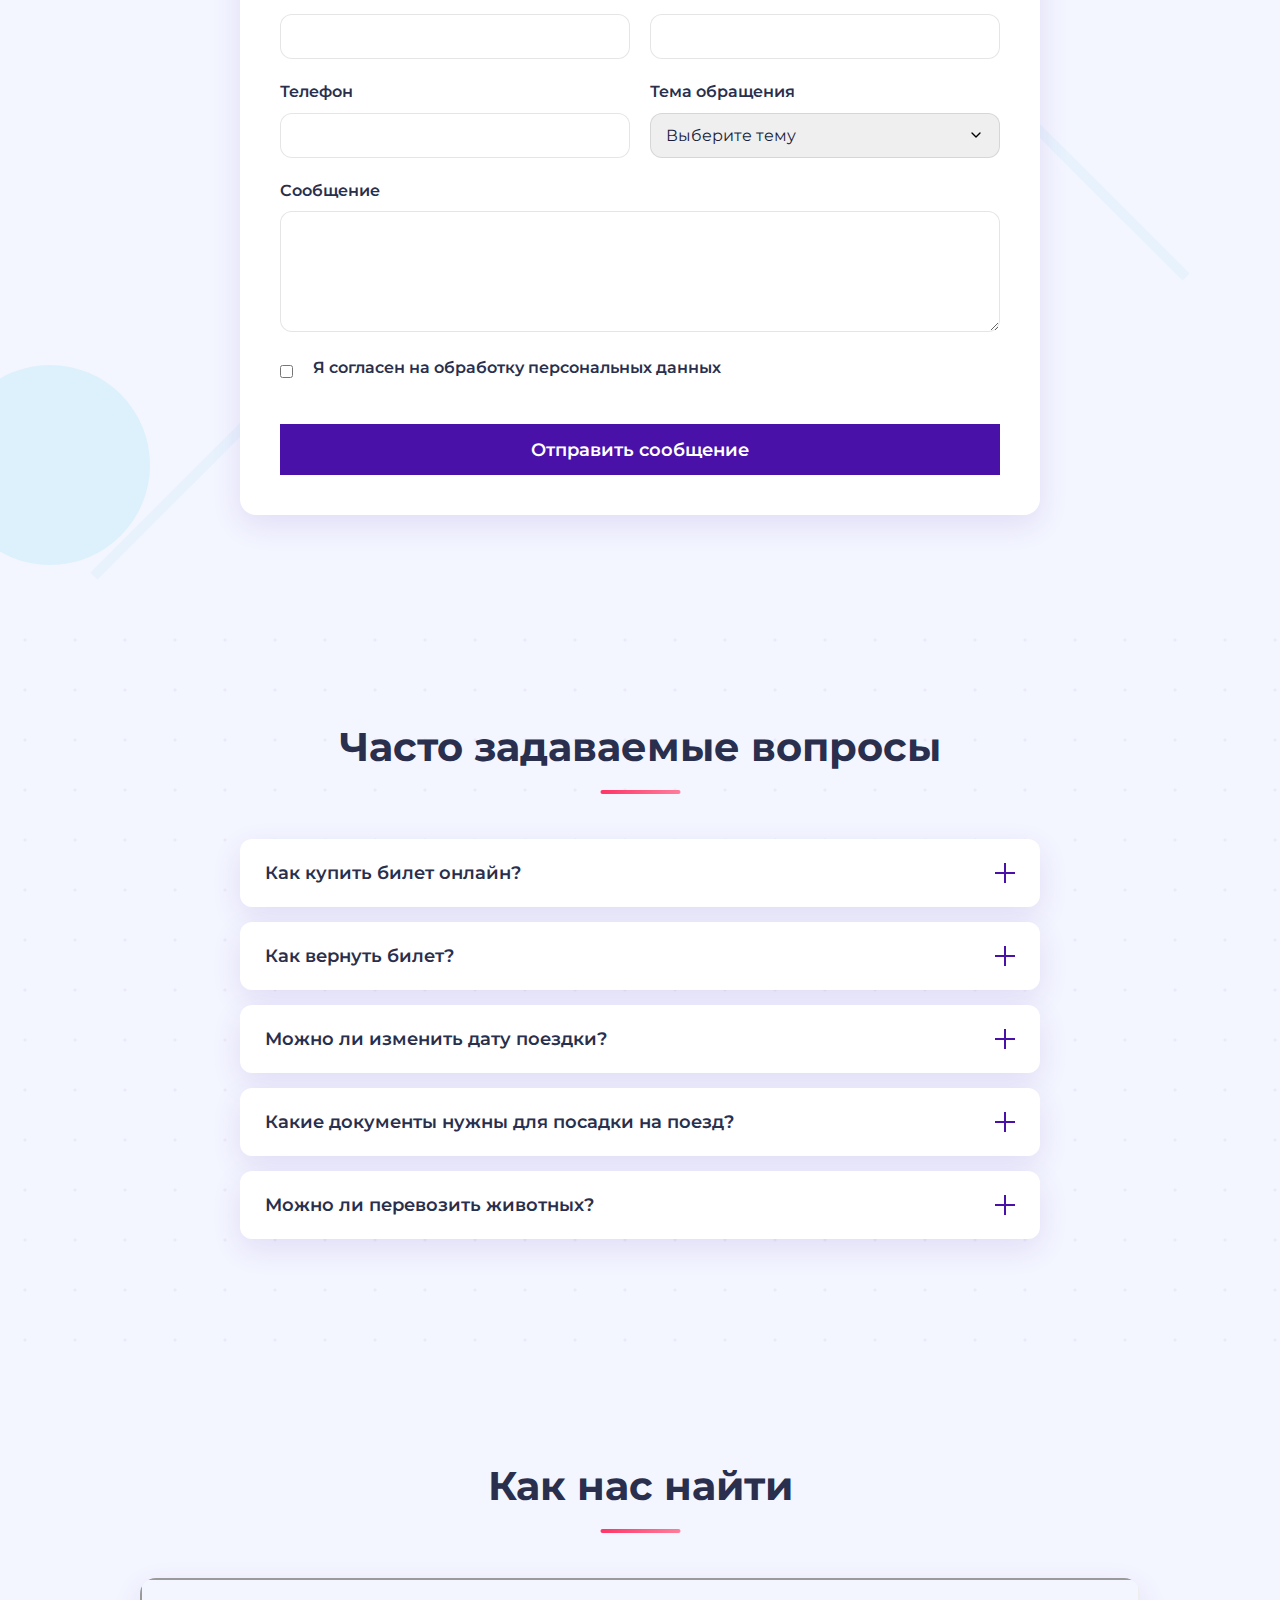
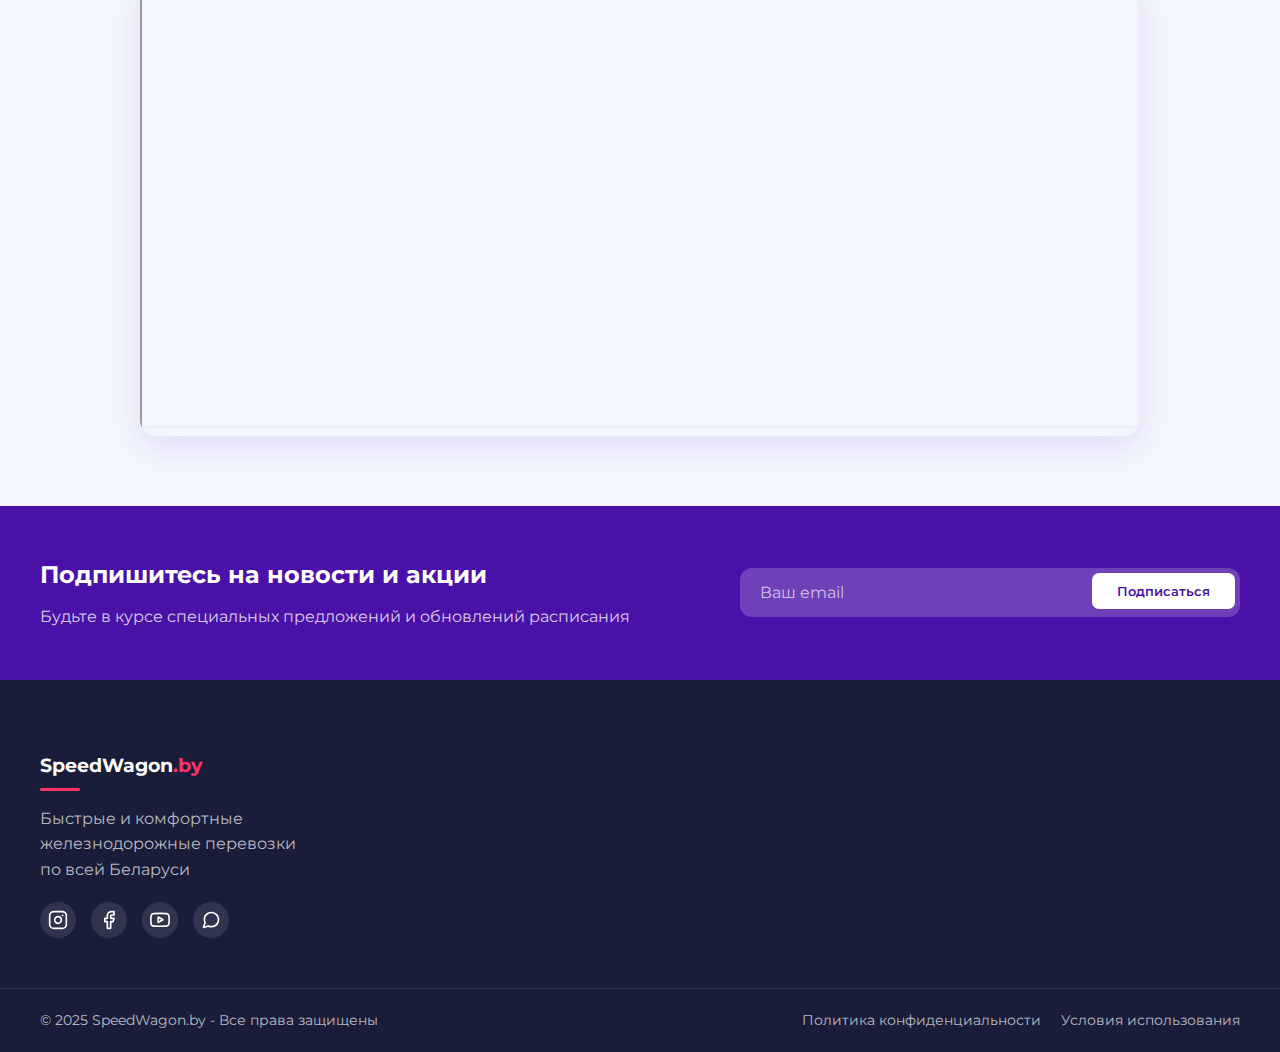
<file: contact.html>
<!DOCTYPE html>
<html lang="ru">
	<head>
		<meta charset="UTF-8" />
		<meta name="viewport" content="width=device-width, initial-scale=1.0" />
		<title>Контакты - SpeedWagon.by</title>
		<link rel="stylesheet" href="css/contact.css" />
		<script src="js/main.js" defer></script>
		<script src="js/contact.js" defer></script>
	</head>
	<body>
		<header class="glass-nav">
			<div class="container">
				<div class="logo">
					<h1>SpeedWagon<span>.by</span></h1>
				</div>
				<nav>
					<ul class="menu">
						<li><a href="index.html">Главная</a></li>
						<li><a href="routes.html">Маршруты</a></li>
						<li><a href="tickets.html">Билеты</a></li>
						<li>
							<a href="contact.html" class="active">Контакты</a>
						</li>
					</ul>
					<div class="mobile-menu">
						<span></span>
						<span></span>
						<span></span>
					</div>
				</nav>
			</div>
		</header>

		<main>
			<section class="hero">
				<div class="hero-bg">
					<div class="track-lines"></div>
				</div>
				<div class="container">
					<div class="hero-content" style="padding-bottom: 20px">
						<h2 class="gradient-text">Контактная информация</h2>
						<p>Свяжитесь с нами любым удобным способом</p>
					</div>
				</div>
				<div class="shape-divider">
					<svg
						data-name="Layer 1"
						xmlns="http://www.w3.org/2000/svg"
						viewBox="0 0 1200 120"
						preserveAspectRatio="none"
					>
						<path
							d="M321.39,56.44c58-10.79,114.16-30.13,172-41.86,82.39-16.72,168.19-17.73,250.45-.39C823.78,31,906.67,72,985.66,92.83c70.05,18.48,146.53,26.09,214.34,3V0H0V27.35A600.21,600.21,0,0,0,321.39,56.44Z"
						></path>
					</svg>
				</div>
			</section>

			<section class="contact-info-section">
				<div class="container">
					<h2 class="section-title">Как с нами связаться</h2>
					<div class="benefits-grid">
						<div class="benefit-card">
							<div class="benefit-icon">
								<svg
									xmlns="http://www.w3.org/2000/svg"
									width="32"
									height="32"
									viewBox="0 0 24 24"
									fill="none"
									stroke="currentColor"
									stroke-width="2"
									stroke-linecap="round"
									stroke-linejoin="round"
								>
									<path
										d="M21 10c0 7-9 13-9 13s-9-6-9-13a9 9 0 0 1 18 0z"
									></path>
									<circle cx="12" cy="10" r="3"></circle>
								</svg>
							</div>
							<h3>Адрес</h3>
							<p>г. Минск, ул. Свердлова 13А</p>
							<div class="benefit-pattern"></div>
						</div>
						<div class="benefit-card">
							<div class="benefit-icon">
								<svg
									xmlns="http://www.w3.org/2000/svg"
									width="32"
									height="32"
									viewBox="0 0 24 24"
									fill="none"
									stroke="currentColor"
									stroke-width="2"
									stroke-linecap="round"
									stroke-linejoin="round"
								>
									<path
										d="M22 16.92v3a2 2 0 0 1-2.18 2 19.79 19.79 0 0 1-8.63-3.07 19.5 19.5 0 0 1-6-6 19.79 19.79 0 0 1-3.07-8.67A2 2 0 0 1 4.11 2h3a2 2 0 0 1 2 1.72 12.84 12.84 0 0 0 .7 2.81 2 2 0 0 1-.45 2.11L8.09 9.91a16 16 0 0 0 6 6l1.27-1.27a2 2 0 0 1 2.11-.45 12.84 12.84 0 0 0 2.81.7A2 2 0 0 1 22 16.92z"
									></path>
								</svg>
							</div>
							<h3>Телефоны</h3>
							<p>+375 (29) 123-45-67<br />+375 (17) 123-45-67</p>
							<div class="benefit-pattern"></div>
						</div>
						<div class="benefit-card">
							<div class="benefit-icon">
								<svg
									xmlns="http://www.w3.org/2000/svg"
									width="32"
									height="32"
									viewBox="0 0 24 24"
									fill="none"
									stroke="currentColor"
									stroke-width="2"
									stroke-linecap="round"
									stroke-linejoin="round"
								>
									<path
										d="M4 4h16c1.1 0 2 .9 2 2v12c0 1.1-.9 2-2 2H4c-1.1 0-2-.9-2-2V6c0-1.1.9-2 2-2z"
									></path>
									<polyline
										points="22,6 12,13 2,6"
									></polyline>
								</svg>
							</div>
							<h3>Email</h3>
							<p>info@speedwagon.by<br />support@speedwagon.by</p>
							<div class="benefit-pattern"></div>
						</div>
						<div class="benefit-card">
							<div class="benefit-icon">
								<svg
									xmlns="http://www.w3.org/2000/svg"
									width="32"
									height="32"
									viewBox="0 0 24 24"
									fill="none"
									stroke="currentColor"
									stroke-width="2"
									stroke-linecap="round"
									stroke-linejoin="round"
								>
									<circle cx="12" cy="12" r="10"></circle>
									<polyline
										points="12 6 12 12 16 14"
									></polyline>
								</svg>
							</div>
							<h3>Время работы</h3>
							<p>Пн-Пт: 8:00 - 20:00<br />Сб-Вс: 9:00 - 18:00</p>
							<div class="benefit-pattern"></div>
						</div>
					</div>
				</div>
				<div class="section-bg-accent"></div>
			</section>

			<section class="contact-form-section">
				<div class="container">
					<h2 class="section-title">Напишите нам</h2>
					<div class="form-container">
						<form id="contact-form">
							<div class="form-row">
								<div class="form-group">
									<label for="name">Ваше имя</label>
									<input
										type="text"
										id="name"
										name="name"
										required
									/>
								</div>
								<div class="form-group">
									<label for="email">Email</label>
									<input
										type="email"
										id="email"
										name="email"
										required
									/>
								</div>
							</div>
							<div class="form-row">
								<div class="form-group">
									<label for="phone">Телефон</label>
									<input type="tel" id="phone" name="phone" />
								</div>
								<div class="form-group">
									<label for="topic">Тема обращения</label>
									<select id="topic" name="topic" required>
										<option value="" disabled selected>
											Выберите тему
										</option>
										<option value="ticket">
											Вопрос по билетам
										</option>
										<option value="schedule">
											Расписание поездов
										</option>
										<option value="refund">
											Возврат билета
										</option>
										<option value="complaint">
											Жалоба
										</option>
										<option value="other">Другое</option>
									</select>
								</div>
							</div>
							<div class="form-group full-width">
								<label for="message">Сообщение</label>
								<textarea
									id="message"
									name="message"
									rows="5"
									required
								></textarea>
							</div>
							<div class="form-group full-width">
								<div class="checkbox-group">
									<input
										type="checkbox"
										id="agreement"
										name="agreement"
										required
									/>
									<label for="agreement"
										>Я согласен на обработку персональных
										данных</label
									>
								</div>
							</div>
							<button
								type="submit"
								class="submit-button pulse-effect"
							>
								Отправить сообщение
							</button>
						</form>
					</div>
				</div>
				<div class="benefits-decoration">
					<div class="benefits-circle"></div>
					<div class="benefits-line"></div>
				</div>
				<div class="benefits-decoration right">
					<div class="benefits-circle"></div>
					<div class="benefits-line"></div>
				</div>
			</section>

			<section class="faq-section">
				<div class="container">
					<h2 class="section-title">Часто задаваемые вопросы</h2>
					<div class="faq-container">
						<div class="faq-item">
							<div class="faq-question">
								<h3>Как купить билет онлайн?</h3>
								<div class="faq-toggle"></div>
							</div>
							<div class="faq-answer">
								<p>
									Для покупки билета онлайн перейдите в раздел
									"Билеты", выберите начальную и конечную
									станцию, дату поездки, количество пассажиров
									и класс обслуживания. После выбора
									подходящего поезда, следуйте инструкциям для
									оплаты.
								</p>
							</div>
						</div>
						<div class="faq-item">
							<div class="faq-question">
								<h3>Как вернуть билет?</h3>
								<div class="faq-toggle"></div>
							</div>
							<div class="faq-answer">
								<p>
									Для возврата билета необходимо зайти в
									личный кабинет, выбрать билет и нажать
									кнопку "Вернуть билет". При возврате за 24
									часа до отправления комиссия не взимается.
									При возврате менее чем за 24 часа, но более
									чем за 2 часа до отправления, взимается
									комиссия 5% от стоимости билета.
								</p>
							</div>
						</div>
						<div class="faq-item">
							<div class="faq-question">
								<h3>Можно ли изменить дату поездки?</h3>
								<div class="faq-toggle"></div>
							</div>
							<div class="faq-answer">
								<p>
									Изменение даты поездки возможно не позднее
									12 часов до отправления поезда. Для этого
									необходимо сначала вернуть текущий билет и
									приобрести новый на желаемую дату.
								</p>
							</div>
						</div>
						<div class="faq-item">
							<div class="faq-question">
								<h3>
									Какие документы нужны для посадки на поезд?
								</h3>
								<div class="faq-toggle"></div>
							</div>
							<div class="faq-answer">
								<p>
									Для посадки на поезд необходимо предъявить
									документ, удостоверяющий личность (паспорт,
									вид на жительство, водительское
									удостоверение), указанный при покупке
									билета, и распечатанный билет или его
									электронную версию в мобильном приложении.
								</p>
							</div>
						</div>
						<div class="faq-item">
							<div class="faq-question">
								<h3>Можно ли перевозить животных?</h3>
								<div class="faq-toggle"></div>
							</div>
							<div class="faq-answer">
								<p>
									Мелкие домашние животные (собаки, кошки,
									птицы) могут перевозиться в специальных
									контейнерах или клетках. При покупке билета
									необходимо оформить дополнительную услугу
									"Перевозка животных". Дополнительная плата
									составляет 5 BYN за одно животное.
								</p>
							</div>
						</div>
					</div>
				</div>
				<div class="testimonials-bg-pattern"></div>
			</section>

			<section class="map-section">
				<div class="container">
					<h2 class="section-title">Как нас найти</h2>
					<div class="map-container">
						<div class="office-map">
							<iframe
								src="https://www.google.com/maps/embed?pb=!1m18!1m12!1m3!1d2350.897683482117!2d27.55504537668872!3d53.8887768370584!2m3!1f0!2f0!3f0!3m2!1i1024!2i768!4f13.1!3m3!1m2!1s0x46dbcfb102739195%3A0xd7a4c4a0341dfc21!2z0YPQuy4g0KHQstC10YDQtNC70L7QstCwIDEz0JAsINCc0LjQvdGB0Lo!5e0!3m2!1sru!2sby!4v1682346553382!5m2!1sru!2sby"
								width="100%"
								height="450"
								allowfullscreen
								loading="lazy"
								referrerpolicy="no-referrer-when-downgrade"
							>
							</iframe>
						</div>
					</div>
				</div>
			</section>
		</main>

		<footer>
			<div class="footer-top">
				<div class="container">
					<div class="newsletter">
						<div class="newsletter-content">
							<h3>Подпишитесь на новости и акции</h3>
							<p>
								Будьте в курсе специальных предложений и
								обновлений расписания
							</p>
						</div>
						<form class="newsletter-form">
							<div class="form-group">
								<input
									type="email"
									placeholder="Ваш email"
									required
								/>
								<button type="submit" class="newsletter-button">
									Подписаться
								</button>
							</div>
						</form>
					</div>
				</div>
			</div>
			<div class="footer-main">
				<div class="container">
					<div class="footer-content">
						<div class="footer-column brand-column">
							<h3 class="footer-logo">
								SpeedWagon<span>.by</span>
							</h3>
							<p>
								Быстрые и комфортные железнодорожные перевозки
								по всей Беларуси
							</p>
							<div class="social-icons">
								<a href="#" class="social-icon">
									<svg
										xmlns="http://www.w3.org/2000/svg"
										width="20"
										height="20"
										viewBox="0 0 24 24"
										fill="none"
										stroke="currentColor"
										stroke-width="2"
										stroke-linecap="round"
										stroke-linejoin="round"
									>
										<rect
											x="2"
											y="2"
											width="20"
											height="20"
											rx="5"
											ry="5"
										></rect>
										<path
											d="M16 11.37A4 4 0 1 1 12.63 8 4 4 0 0 1 16 11.37z"
										></path>
										<line
											x1="17.5"
											y1="6.5"
											x2="17.51"
											y2="6.5"
										></line>
									</svg>
								</a>
								<a href="#" class="social-icon">
									<svg
										xmlns="http://www.w3.org/2000/svg"
										width="20"
										height="20"
										viewBox="0 0 24 24"
										fill="none"
										stroke="currentColor"
										stroke-width="2"
										stroke-linecap="round"
										stroke-linejoin="round"
									>
										<path
											d="M18 2h-3a5 5 0 0 0-5 5v3H7v4h3v8h4v-8h3l1-4h-4V7a1 1 0 0 1 1-1h3z"
										></path>
									</svg>
								</a>
								<a href="#" class="social-icon">
									<svg
										xmlns="http://www.w3.org/2000/svg"
										width="20"
										height="20"
										viewBox="0 0 24 24"
										fill="none"
										stroke="currentColor"
										stroke-width="2"
										stroke-linecap="round"
										stroke-linejoin="round"
									>
										<path
											d="M22.54 6.42a2.78 2.78 0 0 0-1.94-2C18.88 4 12 4 12 4s-6.88 0-8.6.46a2.78 2.78 0 0 0-1.94 2A29 29 0 0 0 1 11.75a29 29 0 0 0 .46 5.33A2.78 2.78 0 0 0 3.4 19c1.72.46 8.6.46 8.6.46s6.88 0 8.6-.46a2.78 2.78 0 0 0 1.94-2 29 29 0 0 0 .46-5.25 29 29 0 0 0-.46-5.33z"
										></path>
										<polygon
											points="9.75 15.02 15.5 11.75 9.75 8.48 9.75 15.02"
										></polygon>
									</svg>
								</a>
								<a href="#" class="social-icon">
									<svg
										xmlns="http://www.w3.org/2000/svg"
										width="20"
										height="20"
										viewBox="0 0 24 24"
										fill="none"
										stroke="currentColor"
										stroke-width="2"
										stroke-linecap="round"
										stroke-linejoin="round"
									>
										<path
											d="M21 11.5a8.38 8.38 0 0 1-.9 3.8 8.5 8.5 0 0 1-7.6 4.7 8.38 8.38 0 0 1-3.8-.9L3 21l1.9-5.7a8.38 8.38 0 0 1-.9-3.8 8.5 8.5 0 0 1 4.7-7.6 8.38 8.38 0 0 1 3.8-.9h.5a8.48 8.48 0 0 1 8 8v.5z"
										></path>
									</svg>
								</a>
							</div>
						</div>
					</div>
				</div>
			</div>
			<div class="footer-bottom">
				<div class="container">
					<p>© 2025 SpeedWagon.by - Все права защищены</p>
					<div class="footer-links-bottom">
						<a href="#">Политика конфиденциальности</a>
						<a href="#">Условия использования</a>
					</div>
				</div>
			</div>
		</footer>
	</body>
</html>
</file>
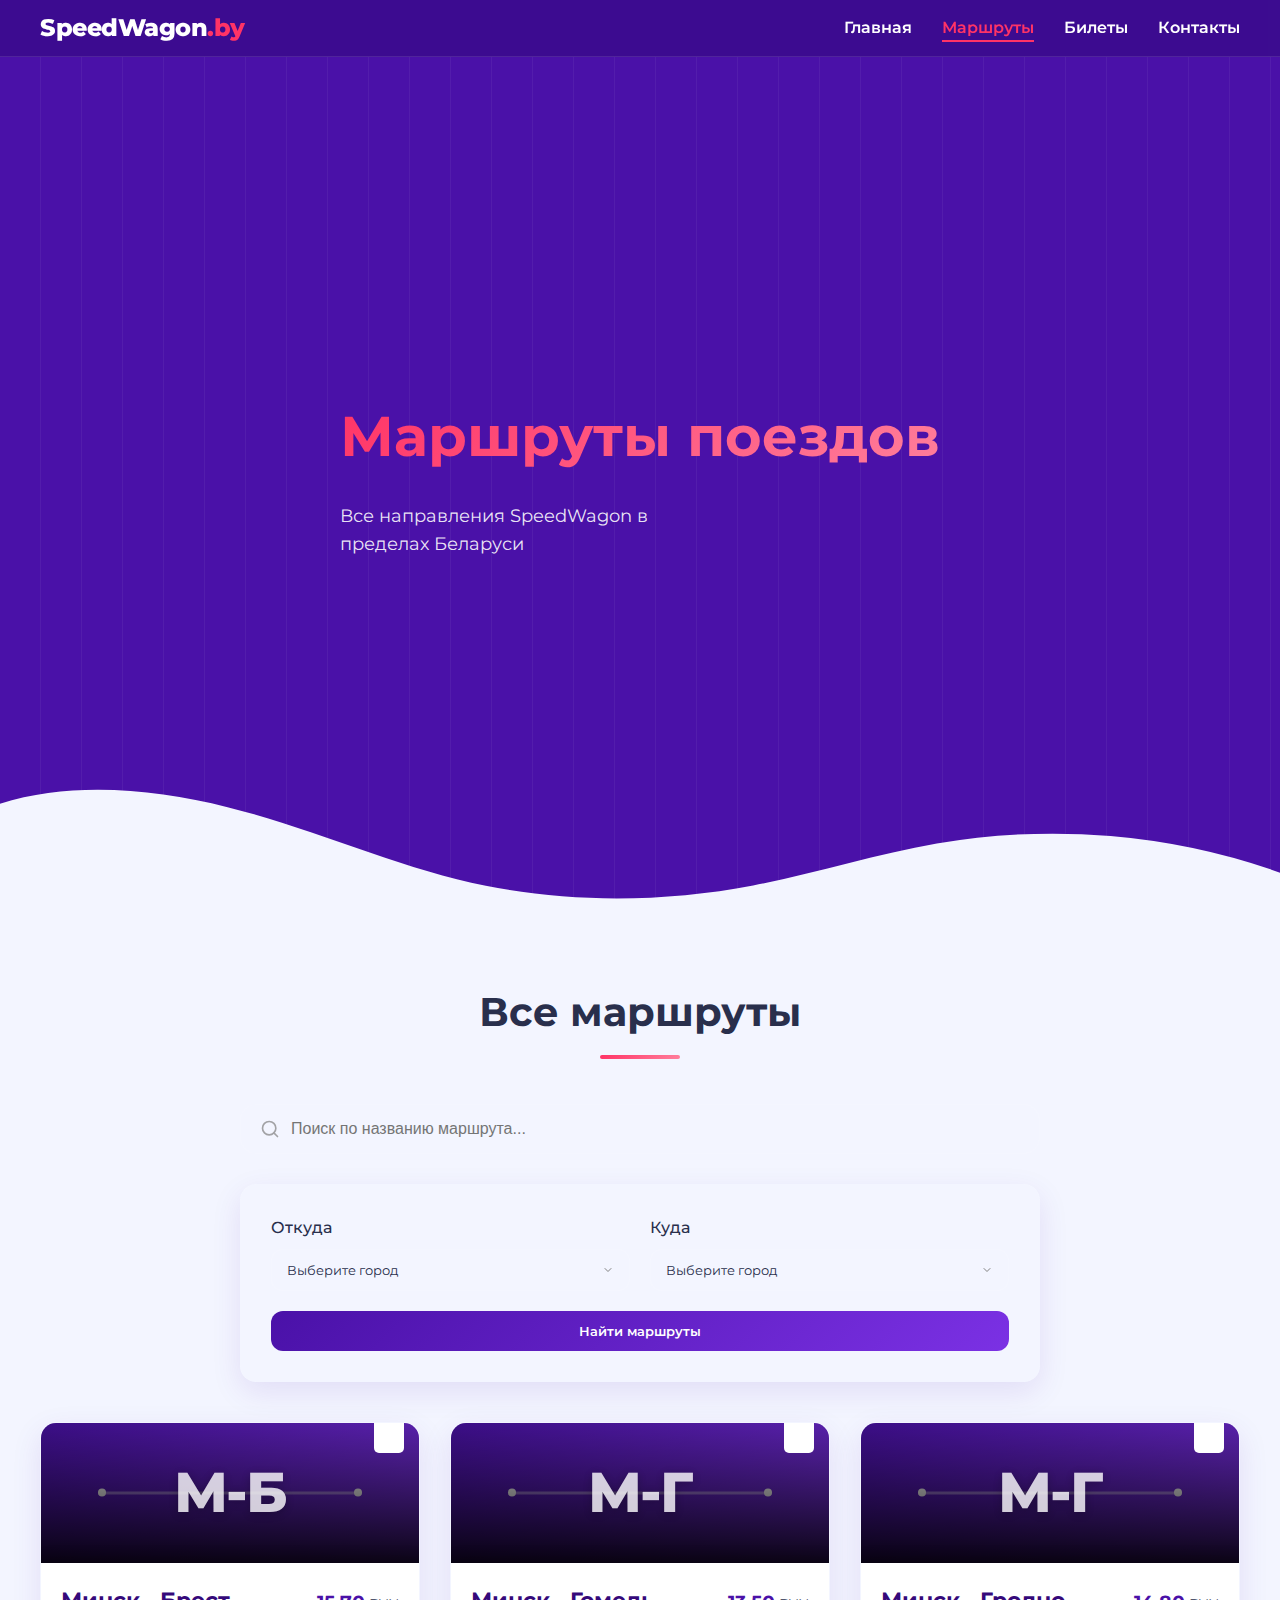
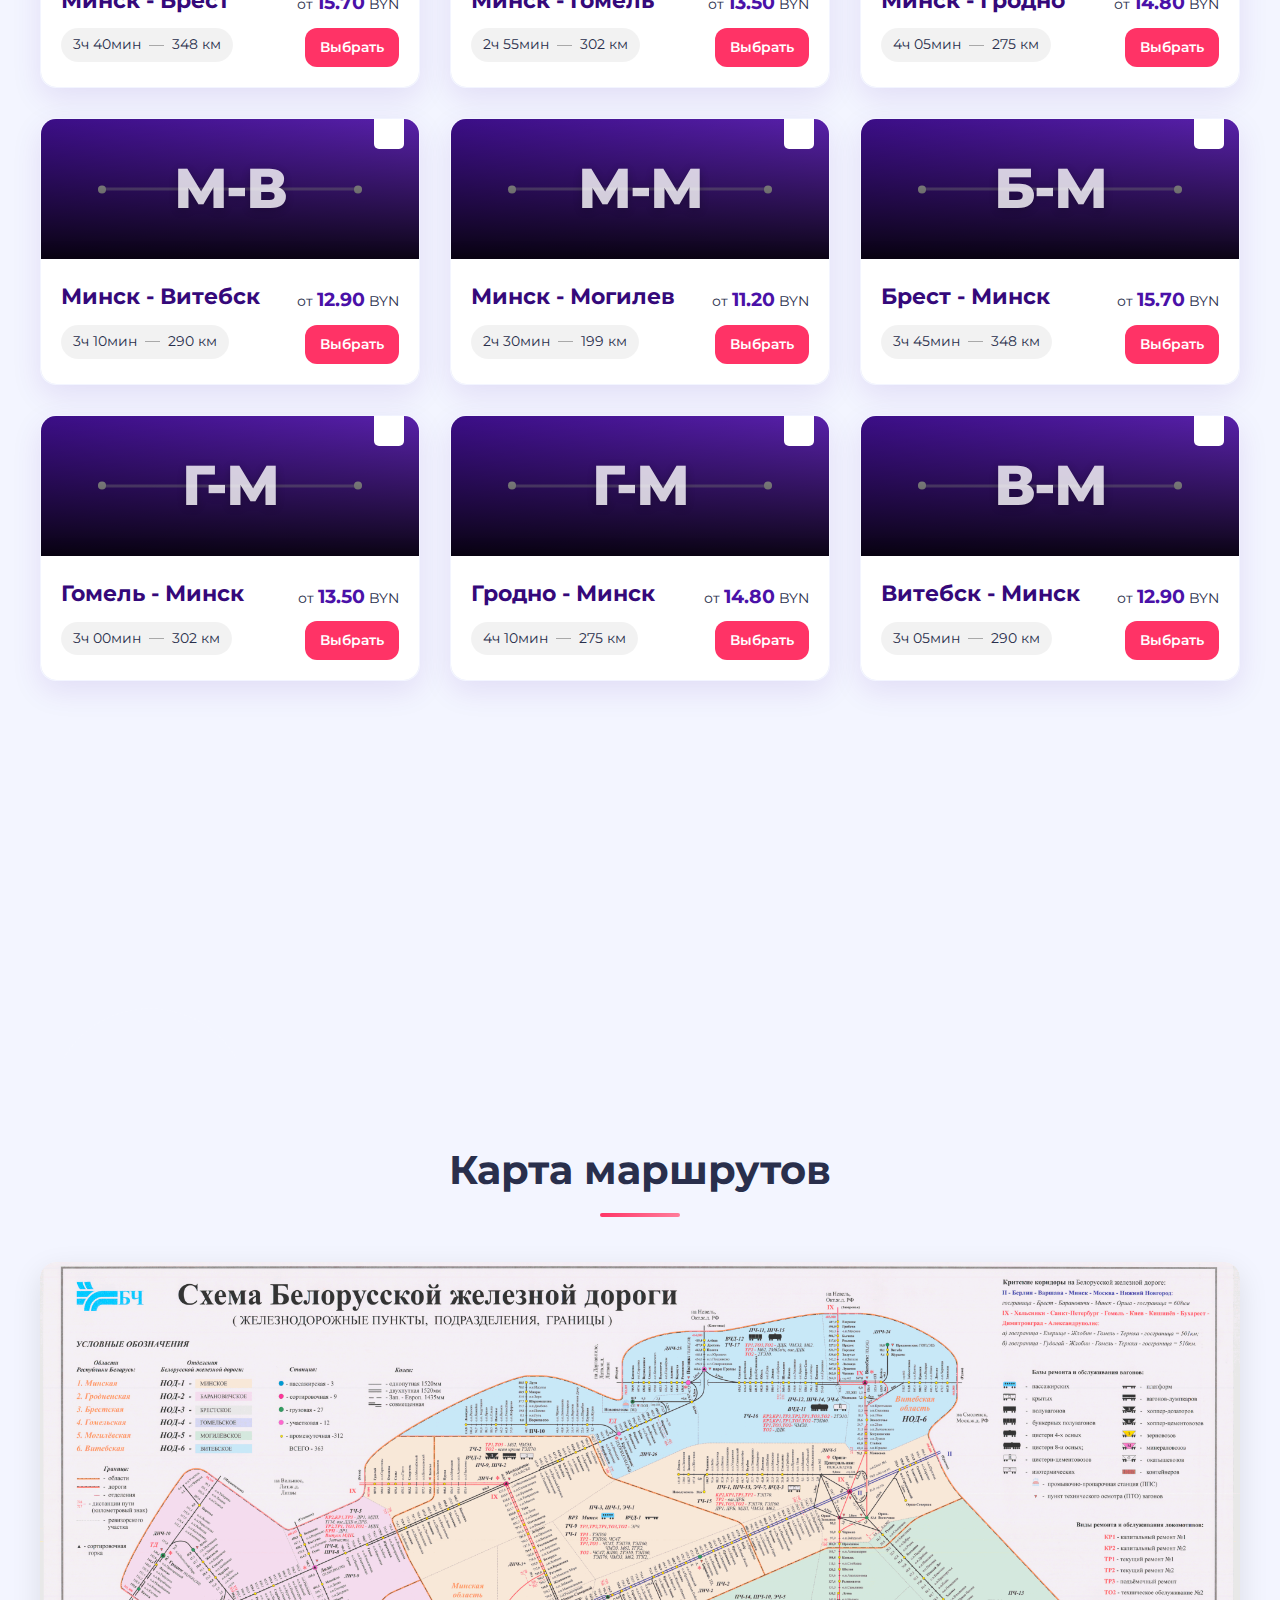
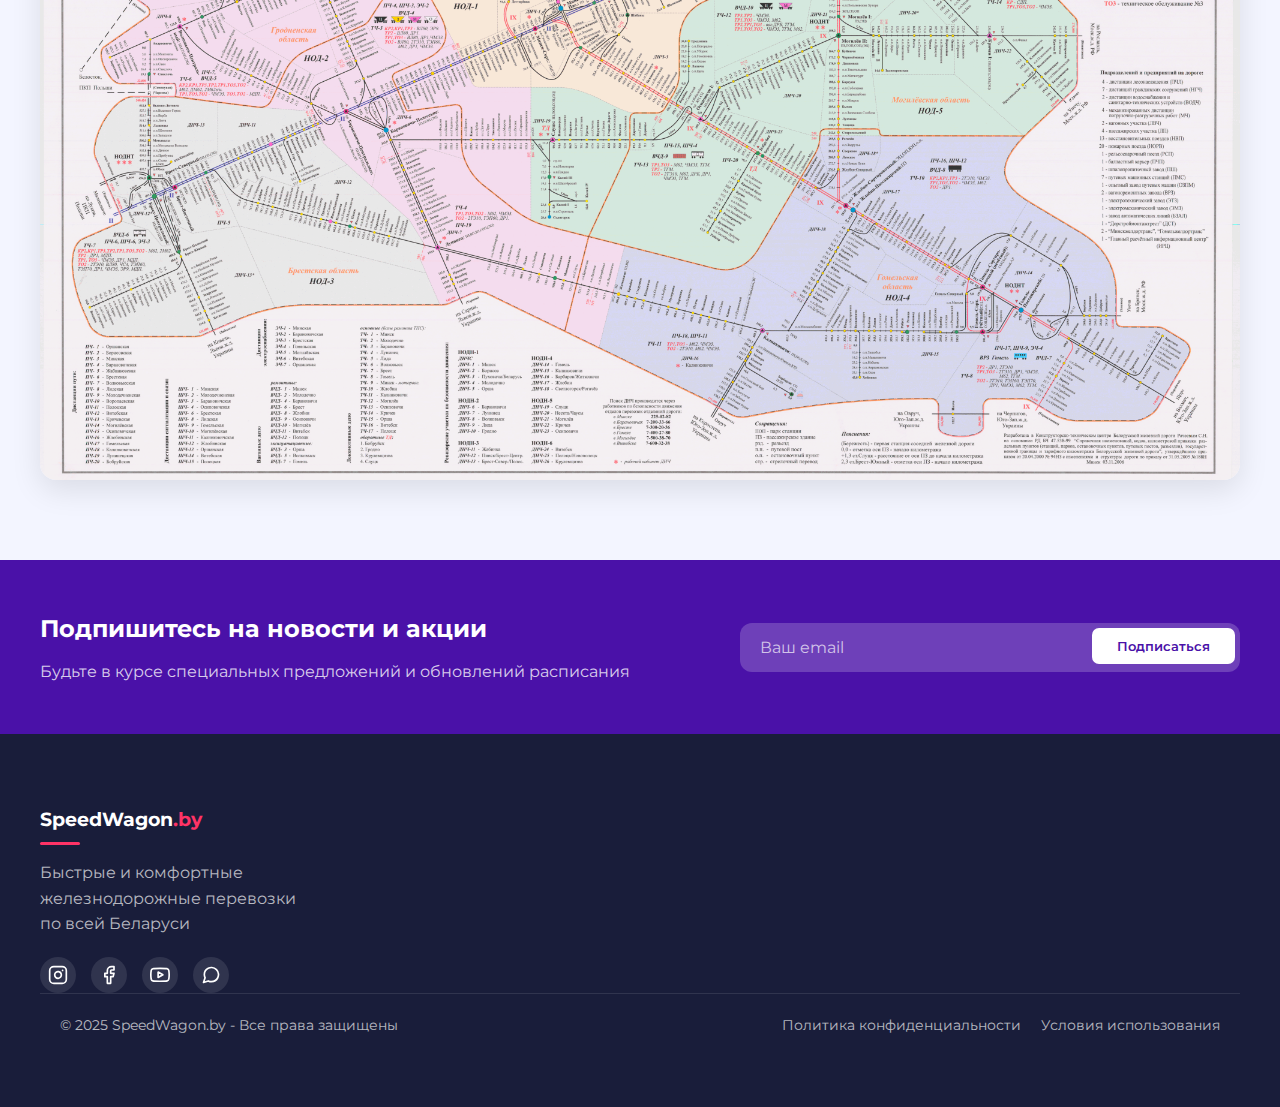
<file: routes.html>
<!DOCTYPE html>
<html lang="en">
	<head>
		<meta charset="UTF-8" />
		<meta name="viewport" content="width=device-width, initial-scale=1.0" />
		<title>Маршруты - SpeedWagon.by</title>
		<link rel="stylesheet" href="css/routes.css" />
		<link rel="preconnect" href="https://fonts.googleapis.com" />
		<link
			rel="preconnect"
			href="https://fonts.gstatic.com"
			crossorigin=""
		/>
		<link
			href="https://fonts.googleapis.com/css2?family=Manrope:wght@300;400;500;600;700;800&amp;display=swap"
			rel="stylesheet"
		/>
		<script src="js/main.js" defer></script>
		<script src="js/routes.js" defer></script>
		<script src="js/map_modal.js" defer></script>
	</head>
	<body>
		<div class="loading-screen hidden">
			<div class="loader">
				<div class="track"></div>
			</div>
			<p>SpeedWagon<span>.by</span></p>
		</div>

		<header class="glass-nav">
			<div class="container">
				<div class="logo">
					<h1>SpeedWagon<span>.by</span></h1>
				</div>
				<nav>
					<ul class="menu">
						<li><a href="index.html">Главная</a></li>
						<li>
							<a href="routes.html" class="active">Маршруты</a>
						</li>
						<li><a href="tickets.html">Билеты</a></li>
						<li><a href="contact.html">Контакты</a></li>
					</ul>
					<div class="mobile-menu">
						<span></span>
						<span></span>
						<span></span>
					</div>
				</nav>
			</div>
		</header>

		<main>
			<section class="hero">
				<div class="hero-bg">
					<div class="track-lines"></div>
				</div>
				<div class="container">
					<div class="hero-content" style="padding-bottom: 20px">
						<h2 class="gradient-text">Маршруты поездов</h2>
						<p>Все направления SpeedWagon в пределах Беларуси</p>
					</div>
				</div>
				<div class="shape-divider">
					<svg
						data-name="Layer 1"
						xmlns="http://www.w3.org/2000/svg"
						viewBox="0 0 1200 120"
						preserveAspectRatio="none"
					>
						<path
							d="M321.39,56.44c58-10.79,114.16-30.13,172-41.86,82.39-16.72,168.19-17.73,250.45-.39C823.78,31,906.67,72,985.66,92.83c70.05,18.48,146.53,26.09,214.34,3V0H0V27.35A600.21,600.21,0,0,0,321.39,56.44Z"
						></path>
					</svg>
				</div>
			</section>

			<section class="all-routes">
				<div class="container">
					<h2 class="section-title">Все маршруты</h2>
					<div class="search-container">
						<input
							type="text"
							id="route-search"
							placeholder="Поиск по названию маршрута..."
						/>
					</div>
					<div class="filter-form">
						<div class="filter-group">
							<label for="departure">Откуда</label>
							<select id="departure">
								<option value="">Выберите город</option>
								<option value="minsk">Минск</option>
								<option value="brest">Брест</option>
								<option value="gomel">Гомель</option>
								<option value="grodno">Гродно</option>
								<option value="mogilev">Могилев</option>
								<option value="vitebsk">Витебск</option>
							</select>
						</div>
						<div class="filter-group">
							<label for="arrival">Куда</label>
							<select id="arrival">
								<option value="">Выберите город</option>
								<option value="minsk">Минск</option>
								<option value="brest">Брест</option>
								<option value="gomel">Гомель</option>
								<option value="grodno">Гродно</option>
								<option value="mogilev">Могилев</option>
								<option value="vitebsk">Витебск</option>
							</select>
						</div>
						<button class="filter-button pulse-effect">
							Найти маршруты
						</button>
					</div>
					<div class="routes-list">
						<div
							class="route-card"
							style="
								opacity: 1;
								transform: translateY(0);
								transition: opacity 0.5s, transform 0.5s;
							"
						>
							<div class="route-image">
								<div class="route-initials">М-Б</div>
								<div class="route-decorative-line"></div>
								<div class="route-overlay"></div>
							</div>
							<div class="route-info">
								<div class="route-cities">
									<h3>Минск - Брест</h3>
									<div class="route-details-badge">
										<span>3ч 40мин</span>
										<span class="route-dash"></span>
										<span>348 км</span>
									</div>
								</div>
								<div class="route-price-group">
									<p class="route-price">
										от <span>15.70</span> BYN
									</p>
									<a
										href="tickets.html"
										class="route-button pulse-effect"
										>Выбрать</a
									>
								</div>
							</div>
							<div class="route-bookmark"></div>
						</div>

						<div
							class="route-card"
							style="
								opacity: 1;
								transform: translateY(0);
								transition: opacity 0.5s, transform 0.5s;
							"
						>
							<div class="route-image">
								<div class="route-initials">М-Г</div>
								<div class="route-decorative-line"></div>
								<div class="route-overlay"></div>
							</div>
							<div class="route-info">
								<div class="route-cities">
									<h3>Минск - Гомель</h3>
									<div class="route-details-badge">
										<span>2ч 55мин</span>
										<span class="route-dash"></span>
										<span>302 км</span>
									</div>
								</div>
								<div class="route-price-group">
									<p class="route-price">
										от <span>13.50</span> BYN
									</p>
									<a
										href="tickets.html"
										class="route-button pulse-effect"
										>Выбрать</a
									>
								</div>
							</div>
							<div class="route-bookmark"></div>
						</div>

						<div
							class="route-card"
							style="
								opacity: 1;
								transform: translateY(0);
								transition: opacity 0.5s, transform 0.5s;
							"
						>
							<div class="route-image">
								<div class="route-initials">М-Г</div>
								<div class="route-decorative-line"></div>
								<div class="route-overlay"></div>
							</div>
							<div class="route-info">
								<div class="route-cities">
									<h3>Минск - Гродно</h3>
									<div class="route-details-badge">
										<span>4ч 05мин</span>
										<span class="route-dash"></span>
										<span>275 км</span>
									</div>
								</div>
								<div class="route-price-group">
									<p class="route-price">
										от <span>14.80</span> BYN
									</p>
									<a
										href="tickets.html"
										class="route-button pulse-effect"
										>Выбрать</a
									>
								</div>
							</div>
							<div class="route-bookmark"></div>
						</div>

						<div
							class="route-card"
							style="
								opacity: 1;
								transform: translateY(0);
								transition: opacity 0.5s, transform 0.5s;
							"
						>
							<div class="route-image">
								<div class="route-initials">М-В</div>
								<div class="route-decorative-line"></div>
								<div class="route-overlay"></div>
							</div>
							<div class="route-info">
								<div class="route-cities">
									<h3>Минск - Витебск</h3>
									<div class="route-details-badge">
										<span>3ч 10мин</span>
										<span class="route-dash"></span>
										<span>290 км</span>
									</div>
								</div>
								<div class="route-price-group">
									<p class="route-price">
										от <span>12.90</span> BYN
									</p>
									<a
										href="tickets.html"
										class="route-button pulse-effect"
										>Выбрать</a
									>
								</div>
							</div>
							<div class="route-bookmark"></div>
						</div>

						<div
							class="route-card"
							style="
								opacity: 1;
								transform: translateY(0);
								transition: opacity 0.5s, transform 0.5s;
							"
						>
							<div class="route-image">
								<div class="route-initials">М-М</div>
								<div class="route-decorative-line"></div>
								<div class="route-overlay"></div>
							</div>
							<div class="route-info">
								<div class="route-cities">
									<h3>Минск - Могилев</h3>
									<div class="route-details-badge">
										<span>2ч 30мин</span>
										<span class="route-dash"></span>
										<span>199 км</span>
									</div>
								</div>
								<div class="route-price-group">
									<p class="route-price">
										от <span>11.20</span> BYN
									</p>
									<a
										href="tickets.html"
										class="route-button pulse-effect"
										>Выбрать</a
									>
								</div>
							</div>
							<div class="route-bookmark"></div>
						</div>
					</div>
				</div>
				<div class="benefits-decoration">
					<div class="benefits-circle"></div>
					<div class="benefits-line"></div>
				</div>
			</section>

			<section class="route-map">
				<div class="container">
					<h2 class="section-title">Карта маршрутов</h2>
					<div class="map-container">
						<div class="map-image">
							<img
								src="images/maprw.gif"
								alt="Карта маршрутов"
								class="route-map-img"
								id="routeMapImage"
							/>
						</div>
					</div>
				</div>
				<div class="testimonials-bg-pattern"></div>
			</section>

			<!-- Модальное окно для увеличения карты -->
			<div id="mapModal" class="map-modal">
				<span class="close-modal">&times;</span>
				<div class="modal-content">
					<img
						src="images/maprw.gif"
						alt="Карта маршрутов (увеличенная)"
						id="modalMapImage"
					/>
					<div class="zoom-controls">
						<button id="zoomIn">+</button>
						<button id="zoomOut">-</button>
						<button id="resetZoom">Сбросить</button>
					</div>
				</div>
			</div>
		</main>

		<footer>
			<div class="footer-top">
				<div class="container">
					<div class="newsletter">
						<div class="newsletter-content">
							<h3>Подпишитесь на новости и акции</h3>
							<p>
								Будьте в курсе специальных предложений и
								обновлений расписания
							</p>
						</div>
						<form class="newsletter-form">
							<div class="form-group">
								<input
									type="email"
									placeholder="Ваш email"
									required=""
								/>
								<button type="submit" class="newsletter-button">
									Подписаться
								</button>
							</div>
						</form>
					</div>
				</div>
			</div>
			<div class="footer-main">
				<div class="container">
					<div class="footer-content">
						<div class="footer-column brand-column">
							<h3 class="footer-logo">
								SpeedWagon<span>.by</span>
							</h3>
							<p>
								Быстрые и комфортные железнодорожные перевозки
								по всей Беларуси
							</p>
							<div class="social-icons">
								<a href="#" class="social-icon">
									<svg
										xmlns="http://www.w3.org/2000/svg"
										width="20"
										height="20"
										viewBox="0 0 24 24"
										fill="none"
										stroke="currentColor"
										stroke-width="2"
										stroke-linecap="round"
										stroke-linejoin="round"
									>
										<rect
											x="2"
											y="2"
											width="20"
											height="20"
											rx="5"
											ry="5"
										></rect>
										<path
											d="M16 11.37A4 4 0 1 1 12.63 8 4 4 0 0 1 16 11.37z"
										></path>
										<line
											x1="17.5"
											y1="6.5"
											x2="17.51"
											y2="6.5"
										></line>
									</svg>
								</a>
								<a href="#" class="social-icon">
									<svg
										xmlns="http://www.w3.org/2000/svg"
										width="20"
										height="20"
										viewBox="0 0 24 24"
										fill="none"
										stroke="currentColor"
										stroke-width="2"
										stroke-linecap="round"
										stroke-linejoin="round"
									>
										<path
											d="M18 2h-3a5 5 0 0 0-5 5v3H7v4h3v8h4v-8h3l1-4h-4V7a1 1 0 0 1 1-1h3z"
										></path>
									</svg>
								</a>
								<a href="#" class="social-icon">
									<svg
										xmlns="http://www.w3.org/2000/svg"
										width="20"
										height="20"
										viewBox="0 0 24 24"
										fill="none"
										stroke="currentColor"
										stroke-width="2"
										stroke-linecap="round"
										stroke-linejoin="round"
									>
										<path
											d="M22.54 6.42a2.78 2.78 0 0 0-1.94-2C18.88 4 12 4 12 4s-6.88 0-8.6.46a2.78 2.78 0 0 0-1.94 2A29 29 0 0 0 1 11.75a29 29 0 0 0 .46 5.33A2.78 2.78 0 0 0 3.4 19c1.72.46 8.6.46 8.6.46s6.88 0 8.6-.46a2.78 2.78 0 0 0 1.94-2 29 29 0 0 0 .46-5.25 29 29 0 0 0-.46-5.33z"
										></path>
										<polygon
											points="9.75 15.02 15.5 11.75 9.75 8.48 9.75 15.02"
										></polygon>
									</svg>
								</a>
								<a href="#" class="social-icon">
									<svg
										xmlns="http://www.w3.org/2000/svg"
										width="20"
										height="20"
										viewBox="0 0 24 24"
										fill="none"
										stroke="currentColor"
										stroke-width="2"
										stroke-linecap="round"
										stroke-linejoin="round"
									>
										<path
											d="M21 11.5a8.38 8.38 0 0 1-.9 3.8 8.5 8.5 0 0 1-7.6 4.7 8.38 8.38 0 0 1-3.8-.9L3 21l1.9-5.7a8.38 8.38 0 0 1-.9-3.8 8.5 8.5 0 0 1 4.7-7.6 8.38 8.38 0 0 1 3.8-.9h.5a8.48 8.48 0 0 1 8 8v.5z"
										></path>
									</svg>
								</a>
							</div>
						</div>
			</div>
			<div class="footer-bottom">
				<div class="container">
					<p>© 2025 SpeedWagon.by - Все права защищены</p>
					<div class="footer-links-bottom">
						<a href="#">Политика конфиденциальности</a>
						<a href="#">Условия использования</a>
					</div>
				</div>
			</div>
		</footer>
	</body>
</html>
</file>
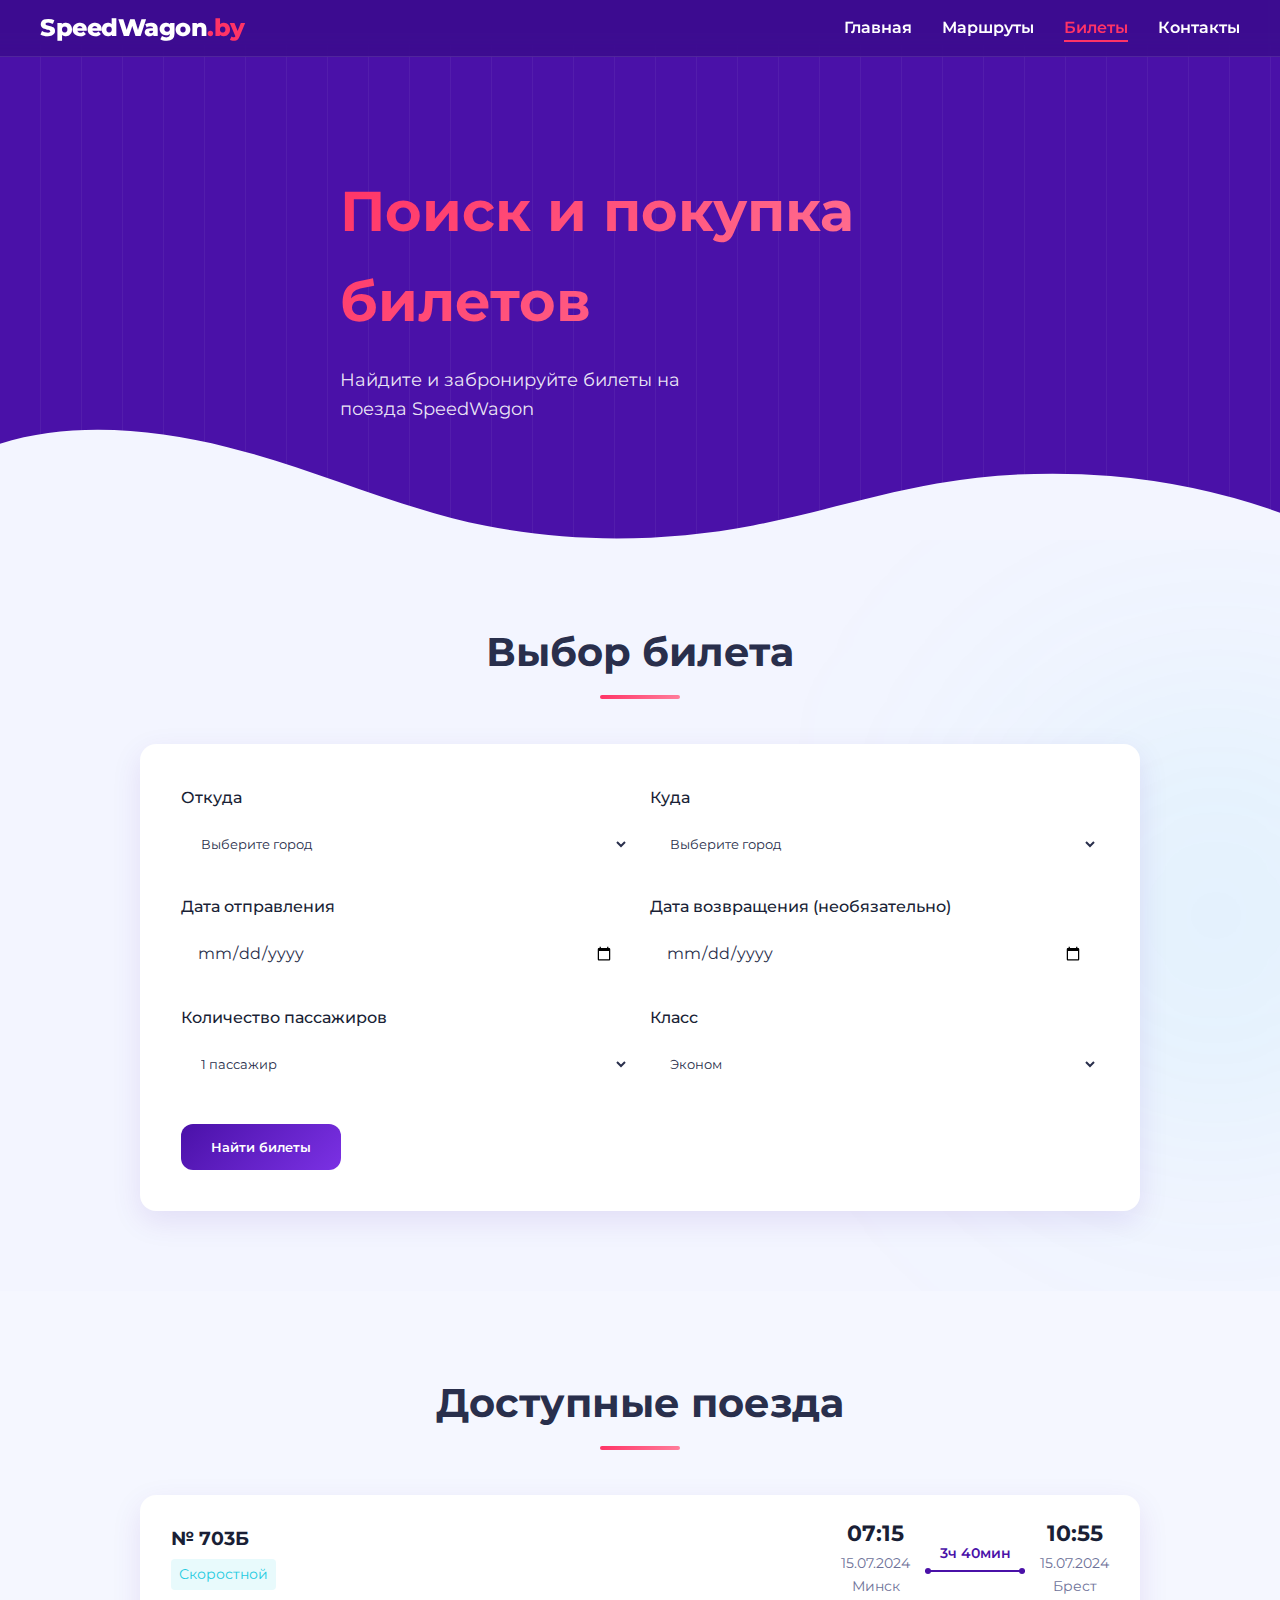
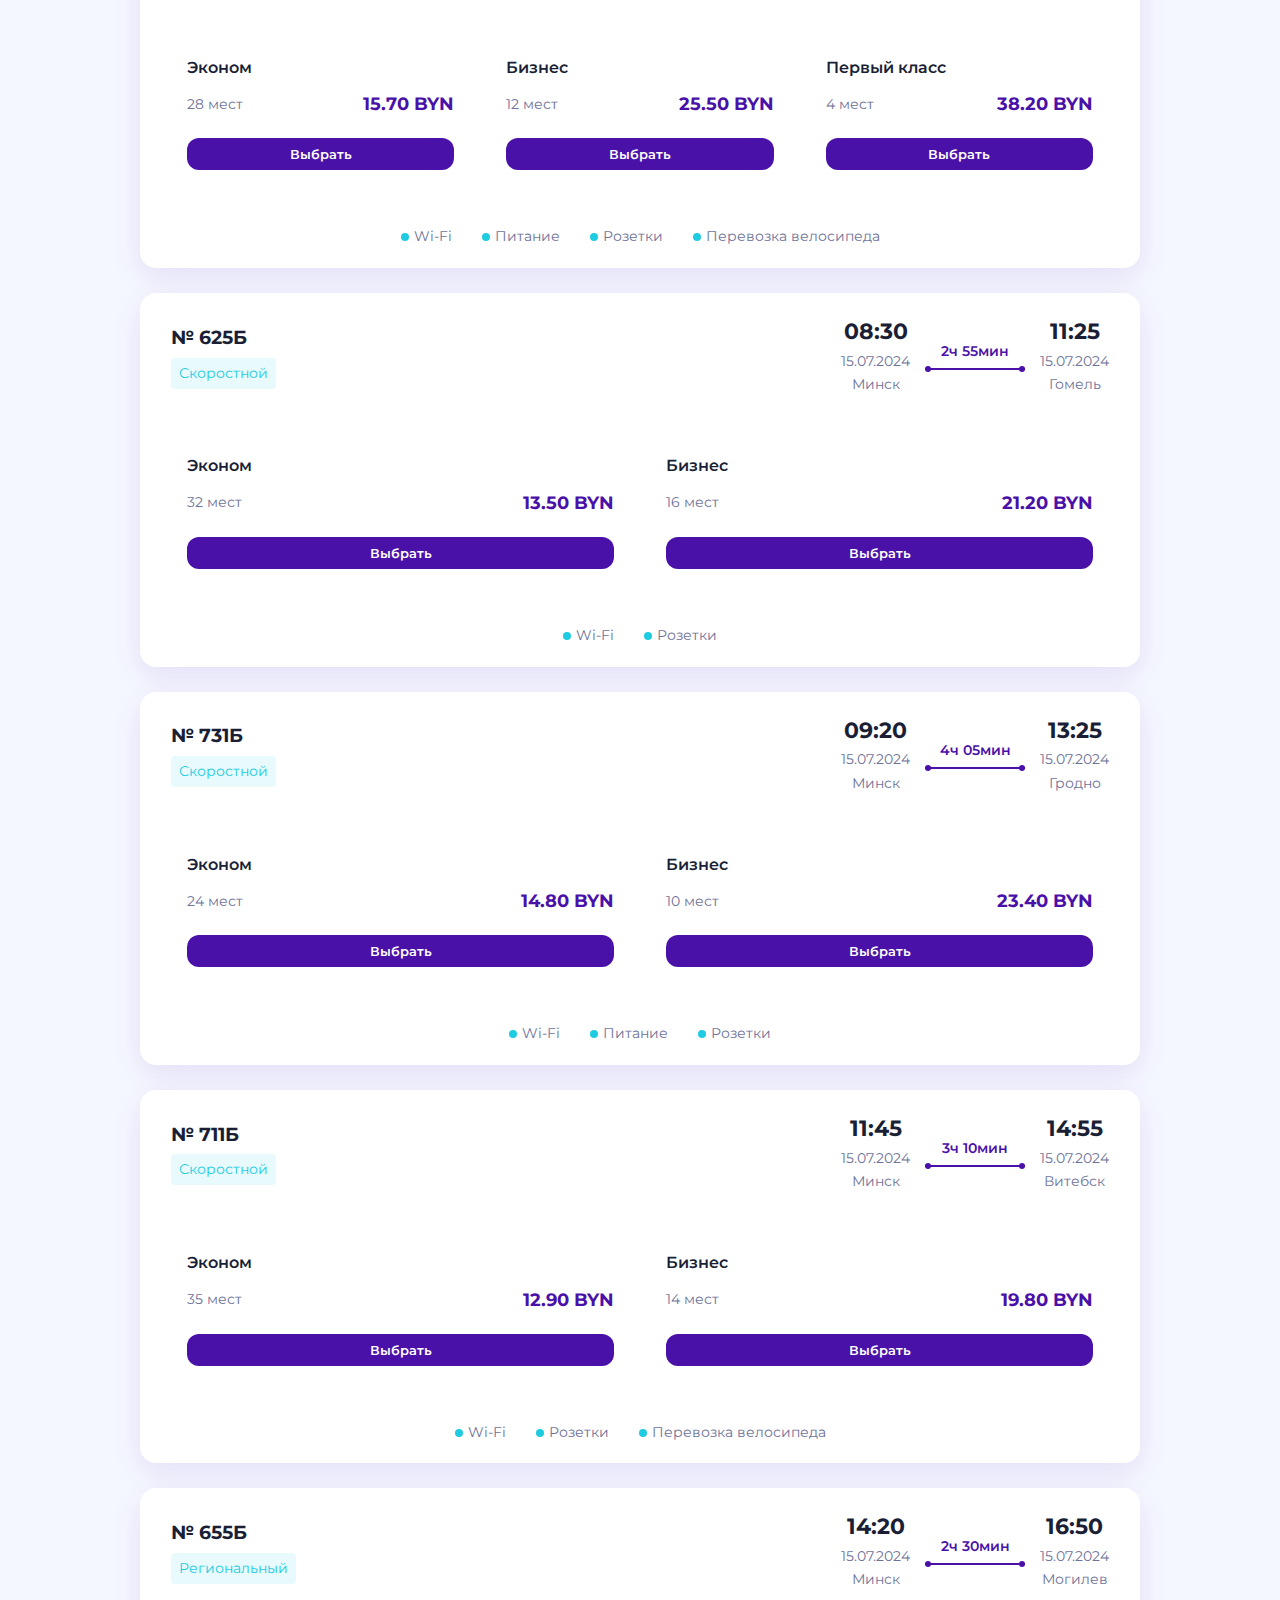
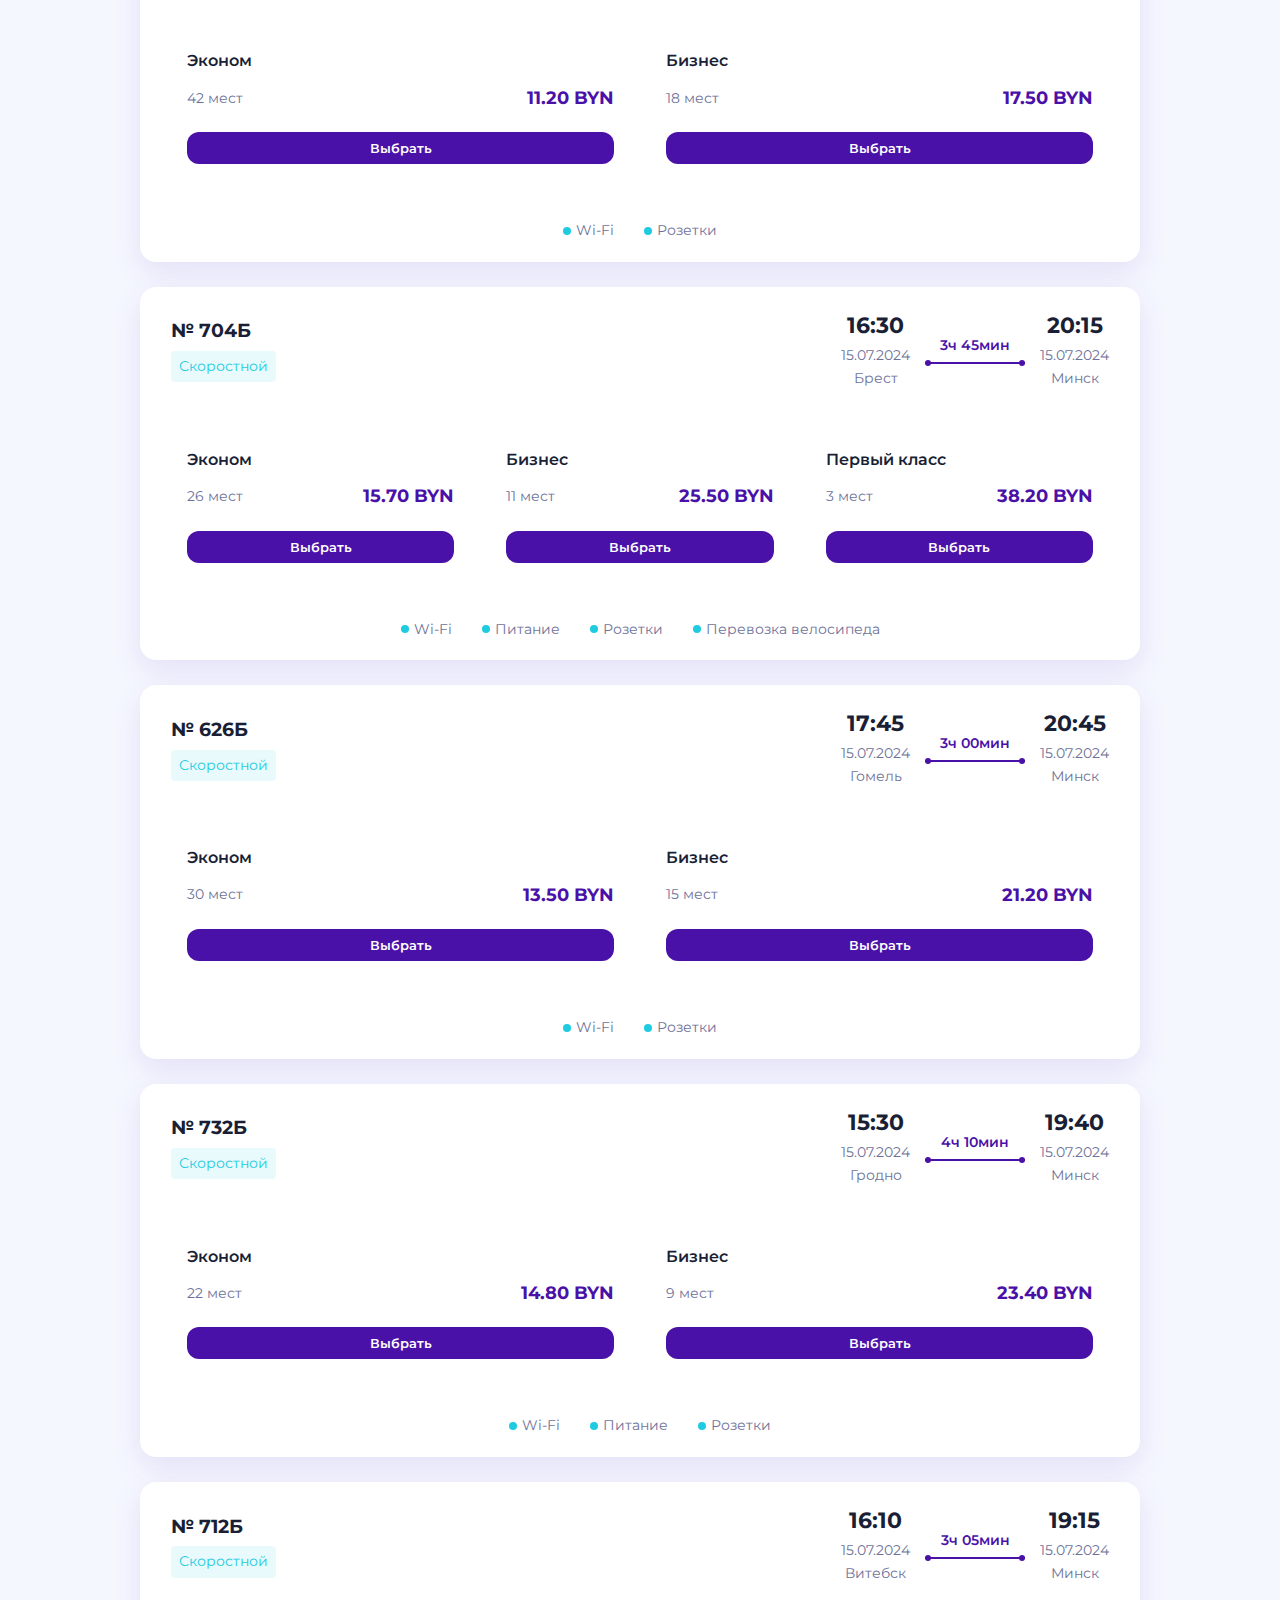
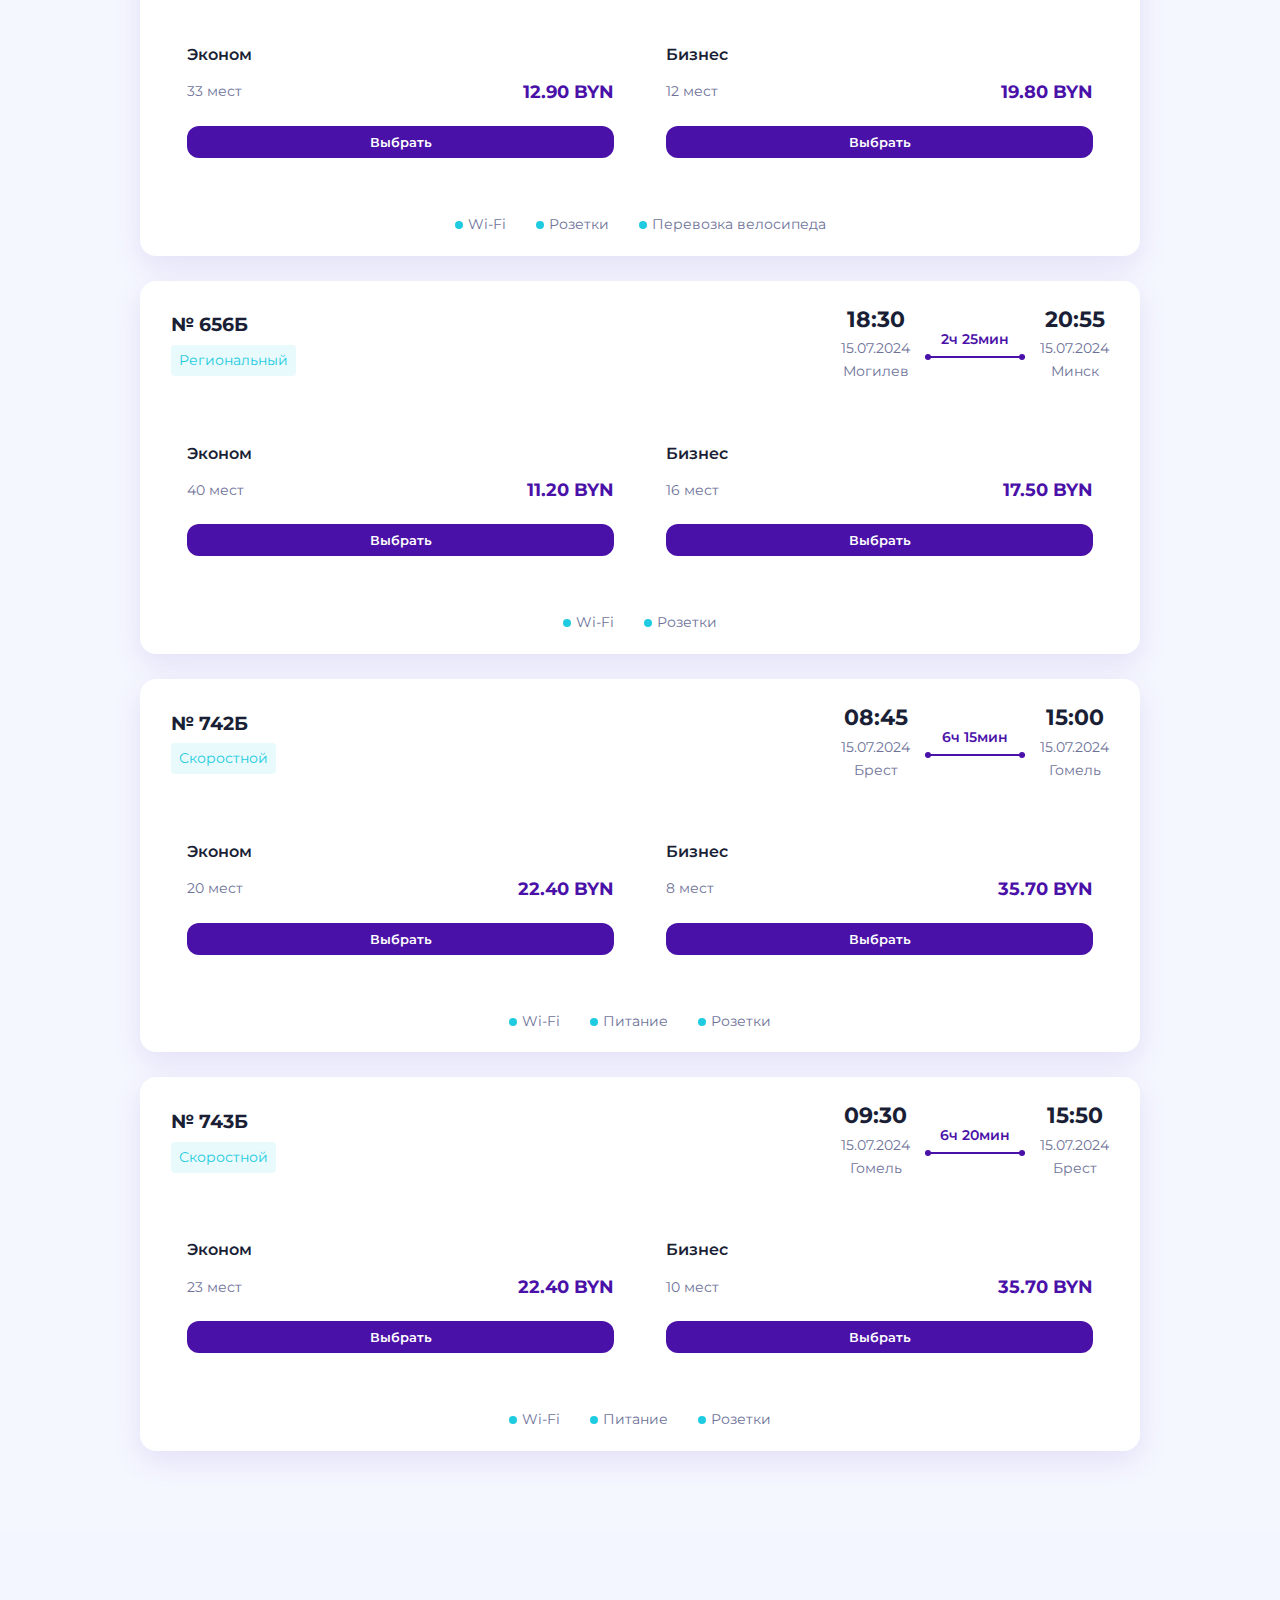
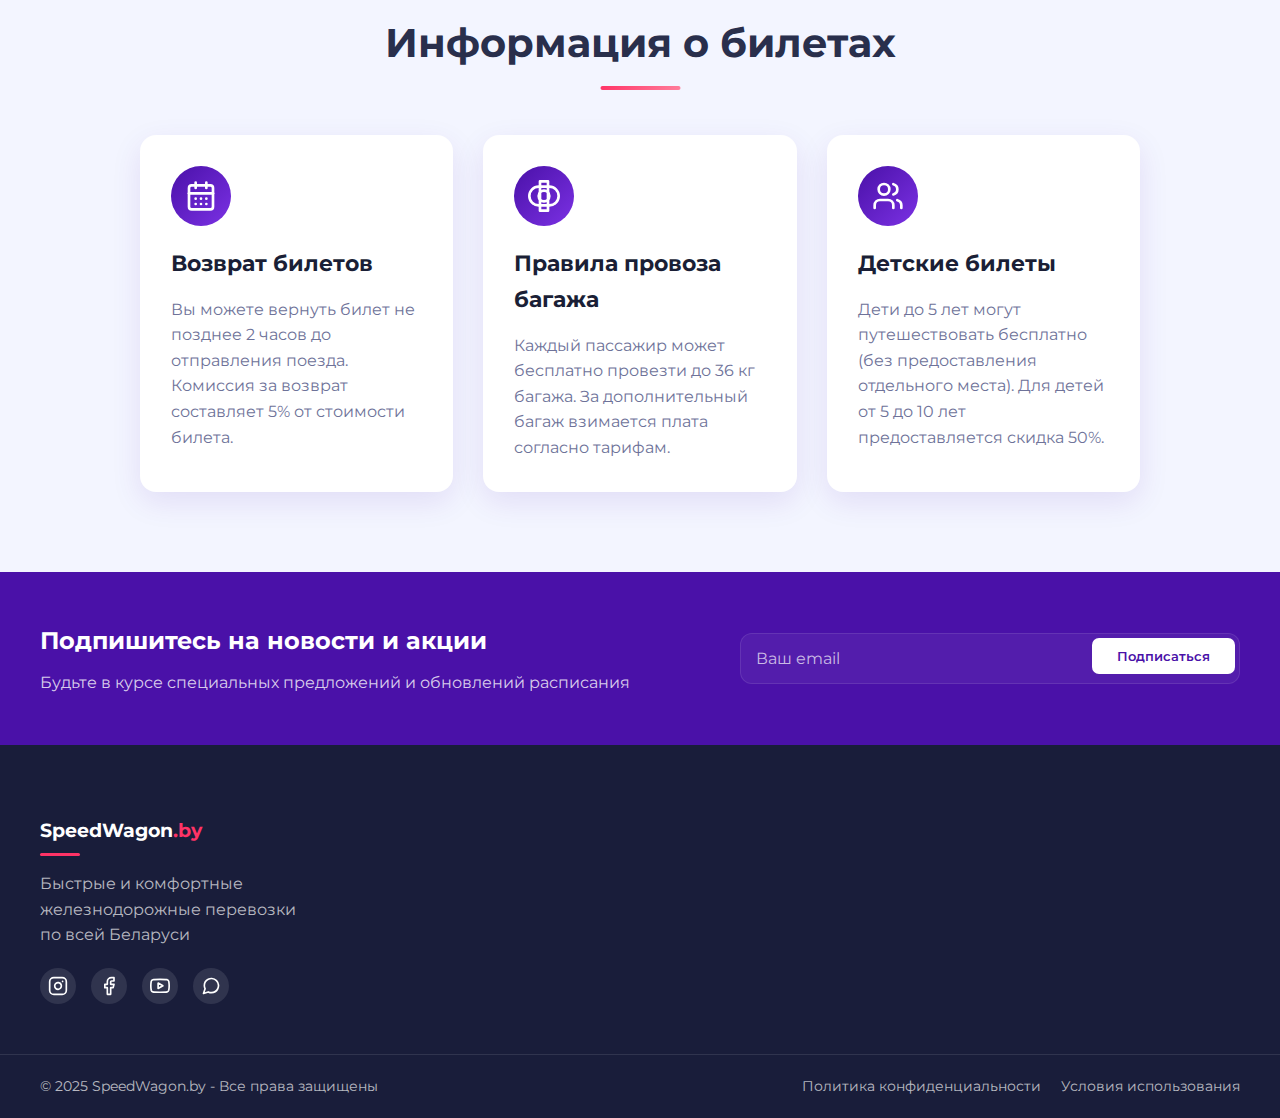
<file: tickets.html>
<!DOCTYPE html>
<html lang="ru">
	<head>
		<meta charset="UTF-8" />
		<meta name="viewport" content="width=device-width, initial-scale=1.0" />
		<title>Билеты - SpeedWagon.by</title>
		<link rel="stylesheet" href="css/tickets.css" />
		<script src="js/main.js" defer></script>
		<script src="js/tickets.js" defer></script>
	</head>
	<body>
		<div class="loading-screen hidden">
			<div class="loader">
				<div class="track"></div>
				<div class="train"></div>
			</div>
			<p>SpeedWagon<span>.by</span></p>
		</div>

		<header class="glass-nav">
			<div class="container">
				<div class="logo">
					<h1>SpeedWagon<span>.by</span></h1>
				</div>
				<nav>
					<ul class="menu">
						<li><a href="index.html">Главная</a></li>
						<li><a href="routes.html">Маршруты</a></li>
						<li>
							<a href="tickets.html" class="active">Билеты</a>
						</li>
						<li><a href="contact.html">Контакты</a></li>
					</ul>
					<div class="mobile-menu">
						<span></span>
						<span></span>
						<span></span>
					</div>
				</nav>
			</div>
		</header>

		<main>
			<section class="hero">
				<div class="hero-bg">
					<div class="track-lines"></div>
				</div>
				<div class="container">
					<div class="hero-content" style="padding-bottom: 20px">
						<h2 class="gradient-text">Поиск и покупка билетов</h2>
						<p>
							Найдите и забронируйте билеты на поезда SpeedWagon
						</p>
					</div>
				</div>
				<div class="shape-divider">
					<svg
						data-name="Layer 1"
						xmlns="http://www.w3.org/2000/svg"
						viewBox="0 0 1200 120"
						preserveAspectRatio="none"
					>
						<path
							d="M321.39,56.44c58-10.79,114.16-30.13,172-41.86,82.39-16.72,168.19-17.73,250.45-.39C823.78,31,906.67,72,985.66,92.83c70.05,18.48,146.53,26.09,214.34,3V0H0V27.35A600.21,600.21,0,0,0,321.39,56.44Z"
						></path>
					</svg>
				</div>
			</section>

			<section class="ticket-search">
				<div class="container">
					<h2 class="section-title">Выбор билета</h2>
					<div class="search-form">
						<div class="form-row">
							<div class="form-group">
								<label for="from-city">Откуда</label>
								<select id="from-city" required="">
									<option value="" disabled="" selected="">
										Выберите город
									</option>
									<option value="minsk">Минск</option>
									<option value="brest">Брест</option>
									<option value="gomel">Гомель</option>
									<option value="grodno">Гродно</option>
									<option value="mogilev">Могилев</option>
									<option value="vitebsk">Витебск</option>
								</select>
							</div>
							<div class="form-group">
								<label for="to-city">Куда</label>
								<select id="to-city" required="">
									<option value="" disabled="" selected="">
										Выберите город
									</option>
									<option value="minsk">Минск</option>
									<option value="brest">Брест</option>
									<option value="gomel">Гомель</option>
									<option value="grodno">Гродно</option>
									<option value="mogilev">Могилев</option>
									<option value="vitebsk">Витебск</option>
								</select>
							</div>
						</div>
						<div class="form-row">
							<div class="form-group">
								<label for="departure-date"
									>Дата отправления</label
								>
								<input
									type="date"
									id="departure-date"
									required=""
								/>
							</div>
							<div class="form-group">
								<label for="return-date"
									>Дата возвращения (необязательно)</label
								>
								<input type="date" id="return-date" />
							</div>
						</div>
						<div class="form-row">
							<div class="form-group">
								<label for="passengers"
									>Количество пассажиров</label
								>
								<select id="passengers" required="">
									<option value="1" selected="">
										1 пассажир
									</option>
									<option value="2">2 пассажира</option>
									<option value="3">3 пассажира</option>
									<option value="4">4 пассажира</option>
									<option value="5">5 пассажиров</option>
								</select>
							</div>
							<div class="form-group">
								<label for="ticket-class">Класс</label>
								<select id="ticket-class" required="">
									<option value="economy" selected="">
										Эконом
									</option>
									<option value="business">Бизнес</option>
									<option value="first">Первый класс</option>
								</select>
							</div>
						</div>
						<button class="search-button pulse-effect">
							Найти билеты
						</button>
					</div>
				</div>
				<div class="section-bg-accent"></div>
			</section>

			<section class="search-results">
				<div class="container">
					<h2 class="section-title">Доступные поезда</h2>
					<div class="results-list">
						<div class="ticket-card">
							<div class="ticket-header">
								<div class="train-info">
									<span class="train-number">№ 703Б</span>
									<span class="train-type">Скоростной</span>
								</div>
								<div class="train-time">
									<div class="departure">
										<span class="time">07:15</span>
										<span class="date">15.07.2024</span>
										<span class="city">Минск</span>
									</div>
									<div class="duration">
										<span class="time">3ч 40мин</span>
										<div class="duration-line"></div>
									</div>
									<div class="arrival">
										<span class="time">10:55</span>
										<span class="date">15.07.2024</span>
										<span class="city">Брест</span>
									</div>
								</div>
							</div>
							<div class="ticket-body">
								<div class="ticket-options">
									<div class="ticket-option">
										<div class="option-type">Эконом</div>
										<div class="option-details">
											<span class="seats">28 мест</span>
											<span class="price">15.70 BYN</span>
										</div>
										<button
											class="select-button pulse-effect"
										>
											Выбрать
										</button>
									</div>
									<div class="ticket-option">
										<div class="option-type">Бизнес</div>
										<div class="option-details">
											<span class="seats">12 мест</span>
											<span class="price">25.50 BYN</span>
										</div>
										<button
											class="select-button pulse-effect"
										>
											Выбрать
										</button>
									</div>
									<div class="ticket-option">
										<div class="option-type">
											Первый класс
										</div>
										<div class="option-details">
											<span class="seats">4 места</span>
											<span class="price">38.20 BYN</span>
										</div>
										<button
											class="select-button pulse-effect"
										>
											Выбрать
										</button>
									</div>
								</div>
							</div>
							<div class="ticket-footer">
								<div class="train-features">
									<span class="feature wifi">Wi-Fi</span>
									<span class="feature food">Питание</span>
									<span class="feature power">Розетки</span>
									<span class="feature bike"
										>Перевозка велосипеда</span
									>
								</div>
							</div>
						</div>

						<div class="ticket-card">
							<div class="ticket-header">
								<div class="train-info">
									<span class="train-number">№ 621Б</span>
									<span class="train-type">Региональный</span>
								</div>
								<div class="train-time">
									<div class="departure">
										<span class="time">12:30</span>
										<span class="date">15.07.2024</span>
										<span class="city">Минск</span>
									</div>
									<div class="duration">
										<span class="time">4ч 15мин</span>
										<div class="duration-line"></div>
									</div>
									<div class="arrival">
										<span class="time">16:45</span>
										<span class="date">15.07.2024</span>
										<span class="city">Брест</span>
									</div>
								</div>
							</div>
							<div class="ticket-body">
								<div class="ticket-options">
									<div class="ticket-option">
										<div class="option-type">Эконом</div>
										<div class="option-details">
											<span class="seats">42 места</span>
											<span class="price">13.20 BYN</span>
										</div>
										<button
											class="select-button pulse-effect"
										>
											Выбрать
										</button>
									</div>
									<div class="ticket-option">
										<div class="option-type">Бизнес</div>
										<div class="option-details">
											<span class="seats">18 мест</span>
											<span class="price">22.40 BYN</span>
										</div>
										<button
											class="select-button pulse-effect"
										>
											Выбрать
										</button>
									</div>
								</div>
							</div>
							<div class="ticket-footer">
								<div class="train-features">
									<span class="feature wifi">Wi-Fi</span>
									<span class="feature power">Розетки</span>
								</div>
							</div>
						</div>
					</div>
				</div>
				<div class="benefits-decoration">
					<div class="benefits-circle"></div>
					<div class="benefits-line"></div>
				</div>
			</section>

			<section class="ticket-info">
				<div class="container">
					<h2 class="section-title">Информация о билетах</h2>
					<div class="info-cards">
						<div
							class="benefit-card"
							style="
								opacity: 1;
								transform: translateY(0);
								transition: opacity 0.5s, transform 0.5s;
							"
						>
							<div class="benefit-icon">
								<svg
									xmlns="http://www.w3.org/2000/svg"
									width="32"
									height="32"
									viewBox="0 0 24 24"
									fill="none"
									stroke="currentColor"
									stroke-width="2"
									stroke-linecap="round"
									stroke-linejoin="round"
								>
									<rect
										x="3"
										y="4"
										width="18"
										height="18"
										rx="2"
										ry="2"
									></rect>
									<line x1="16" y1="2" x2="16" y2="6"></line>
									<line x1="8" y1="2" x2="8" y2="6"></line>
									<line x1="3" y1="10" x2="21" y2="10"></line>
									<path d="M8 14h.01"></path>
									<path d="M12 14h.01"></path>
									<path d="M16 14h.01"></path>
									<path d="M8 18h.01"></path>
									<path d="M12 18h.01"></path>
									<path d="M16 18h.01"></path>
								</svg>
							</div>
							<h3>Возврат билетов</h3>
							<p>
								Вы можете вернуть билет не позднее 2 часов до
								отправления поезда. Комиссия за возврат
								составляет 5% от стоимости билета.
							</p>
							<div class="benefit-pattern"></div>
						</div>
						<div
							class="benefit-card"
							style="
								opacity: 1;
								transform: translateY(0);
								transition: opacity 0.5s, transform 0.5s;
							"
						>
							<div class="benefit-icon">
								<svg
									xmlns="http://www.w3.org/2000/svg"
									width="32"
									height="32"
									viewBox="0 0 24 24"
									fill="none"
									stroke="currentColor"
									stroke-width="2"
									stroke-linecap="round"
									stroke-linejoin="round"
								>
									<rect
										x="9"
										y="1"
										width="6"
										height="22"
									></rect>
									<rect
										x="1"
										y="5"
										width="22"
										height="14"
										rx="7"
										ry="7"
									></rect>
									<circle cx="12" cy="12" r="4"></circle>
								</svg>
							</div>
							<h3>Правила провоза багажа</h3>
							<p>
								Каждый пассажир может бесплатно провезти до 36
								кг багажа. За дополнительный багаж взимается
								плата согласно тарифам.
							</p>
							<div class="benefit-pattern"></div>
						</div>
						<div
							class="benefit-card"
							style="
								opacity: 1;
								transform: translateY(0);
								transition: opacity 0.5s, transform 0.5s;
							"
						>
							<div class="benefit-icon">
								<svg
									xmlns="http://www.w3.org/2000/svg"
									width="32"
									height="32"
									viewBox="0 0 24 24"
									fill="none"
									stroke="currentColor"
									stroke-width="2"
									stroke-linecap="round"
									stroke-linejoin="round"
								>
									<path
										d="M16 21v-2a4 4 0 0 0-4-4H6a4 4 0 0 0-4 4v2"
									></path>
									<circle cx="9" cy="7" r="4"></circle>
									<path d="M22 21v-2a4 4 0 0 0-3-3.87"></path>
									<path d="M16 3.13a4 4 0 0 1 0 7.75"></path>
								</svg>
							</div>
							<h3>Детские билеты</h3>
							<p>
								Дети до 5 лет могут путешествовать бесплатно
								(без предоставления отдельного места). Для детей
								от 5 до 10 лет предоставляется скидка 50%.
							</p>
							<div class="benefit-pattern"></div>
						</div>
					</div>
				</div>
				<div class="testimonials-bg-pattern"></div>
			</section>
		</main>

		<footer>
			<div class="footer-top">
				<div class="container">
					<div class="newsletter">
						<div class="newsletter-content">
							<h3>Подпишитесь на новости и акции</h3>
							<p>
								Будьте в курсе специальных предложений и
								обновлений расписания
							</p>
						</div>
						<form class="newsletter-form">
							<div class="form-group">
								<input
									type="email"
									placeholder="Ваш email"
									required=""
								/>
								<button type="submit" class="newsletter-button">
									Подписаться
								</button>
							</div>
						</form>
					</div>
				</div>
			</div>
			<div class="footer-main">
				<div class="container">
					<div class="footer-content">
						<div class="footer-column brand-column">
							<h3 class="footer-logo">
								SpeedWagon<span>.by</span>
							</h3>
							<p>
								Быстрые и комфортные железнодорожные перевозки
								по всей Беларуси
							</p>
							<div class="social-icons">
								<a href="#" class="social-icon">
									<svg
										xmlns="http://www.w3.org/2000/svg"
										width="20"
										height="20"
										viewBox="0 0 24 24"
										fill="none"
										stroke="currentColor"
										stroke-width="2"
										stroke-linecap="round"
										stroke-linejoin="round"
									>
										<rect
											x="2"
											y="2"
											width="20"
											height="20"
											rx="5"
											ry="5"
										></rect>
										<path
											d="M16 11.37A4 4 0 1 1 12.63 8 4 4 0 0 1 16 11.37z"
										></path>
										<line
											x1="17.5"
											y1="6.5"
											x2="17.51"
											y2="6.5"
										></line>
									</svg>
								</a>
								<a href="#" class="social-icon">
									<svg
										xmlns="http://www.w3.org/2000/svg"
										width="20"
										height="20"
										viewBox="0 0 24 24"
										fill="none"
										stroke="currentColor"
										stroke-width="2"
										stroke-linecap="round"
										stroke-linejoin="round"
									>
										<path
											d="M18 2h-3a5 5 0 0 0-5 5v3H7v4h3v8h4v-8h3l1-4h-4V7a1 1 0 0 1 1-1h3z"
										></path>
									</svg>
								</a>
								<a href="#" class="social-icon">
									<svg
										xmlns="http://www.w3.org/2000/svg"
										width="20"
										height="20"
										viewBox="0 0 24 24"
										fill="none"
										stroke="currentColor"
										stroke-width="2"
										stroke-linecap="round"
										stroke-linejoin="round"
									>
										<path
											d="M22.54 6.42a2.78 2.78 0 0 0-1.94-2C18.88 4 12 4 12 4s-6.88 0-8.6.46a2.78 2.78 0 0 0-1.94 2A29 29 0 0 0 1 11.75a29 29 0 0 0 .46 5.33A2.78 2.78 0 0 0 3.4 19c1.72.46 8.6.46 8.6.46s6.88 0 8.6-.46a2.78 2.78 0 0 0 1.94-2 29 29 0 0 0 .46-5.25 29 29 0 0 0-.46-5.33z"
										></path>
										<polygon
											points="9.75 15.02 15.5 11.75 9.75 8.48 9.75 15.02"
										></polygon>
									</svg>
								</a>
								<a href="#" class="social-icon">
									<svg
										xmlns="http://www.w3.org/2000/svg"
										width="20"
										height="20"
										viewBox="0 0 24 24"
										fill="none"
										stroke="currentColor"
										stroke-width="2"
										stroke-linecap="round"
										stroke-linejoin="round"
									>
										<path
											d="M21 11.5a8.38 8.38 0 0 1-.9 3.8 8.5 8.5 0 0 1-7.6 4.7 8.38 8.38 0 0 1-3.8-.9L3 21l1.9-5.7a8.38 8.38 0 0 1-.9-3.8 8.5 8.5 0 0 1 4.7-7.6 8.38 8.38 0 0 1 3.8-.9h.5a8.48 8.48 0 0 1 8 8v.5z"
										></path>
									</svg>
								</a>
							</div>
						</div>
					</div>
				</div>
			</div>
			<div class="footer-bottom">
				<div class="container">
					<p>© 2025 SpeedWagon.by - Все права защищены</p>
					<div class="footer-links-bottom">
						<a href="#">Политика конфиденциальности</a>
						<a href="#">Условия использования</a>
					</div>
				</div>
			</div>
		</footer>
	</body>
</html>
</file>
<file: css/index.css>
@charset "UTF-8";
@import url("https://fonts.googleapis.com/css2?family=Montserrat:ital,wght@0,100..900;1,100..900&family=Roboto:ital,wght@0,100..900;1,100..900&family=Rubik:ital,wght@0,300..900;1,300..900&display=swap");
:root {
  --primary: #4a11a8;
  --primary-dark: #35097a;
  --secondary: #ff3366;
  --secondary-light: #ff6b96;
  --accent: #1ecbe1;
  --accent-light: #8de9f7;
  --light: #f8f9fd;
  --dark: #191d3a;
  --text: #292f4c;
  --text-light: #6e7299;
  --background: #f3f5ff;
  --shadow: 0 10px 30px rgba(74, 17, 168, 0.1);
  --border-radius: 12px;
  --card-radius: 16px;
  --transition: all 0.4s cubic-bezier(0.165, 0.84, 0.44, 1);
  --gradient-primary: linear-gradient(135deg, #4a11a8 0%, #7b31e4 100%);
  --gradient-secondary: linear-gradient(135deg, #ff3366 0%, #ff7f9c 100%);
  --gradient-accent: linear-gradient(135deg, #1ecbe1 0%, #8de9f7 100%);
}

/* Стили хедера */
header {
  position: fixed;
  top: 0;
  left: 0;
  width: 100%;
  z-index: 1000;
  transition: var(--transition);
}

.glass-nav {
  position: fixed;
  top: 0;
  left: 0;
  width: 100%;
  z-index: 100;
  background-color: rgba(30, 0, 90, 0.3);
  -webkit-backdrop-filter: blur(10px);
          backdrop-filter: blur(10px);
  border-bottom: 1px solid rgba(255, 255, 255, 0.1);
  transition: var(--transition);
}
.glass-nav .container {
  display: flex;
  justify-content: space-between;
  align-items: center;
  padding: 15px 20px;
}

.logo h1 {
  font-size: 1.5rem;
  font-weight: 800;
  color: white;
  letter-spacing: -0.5px;
  line-height: 1;
  margin: 0;
}
.logo h1 span {
  color: var(--secondary);
}

nav {
  display: flex;
  align-items: center;
}

.menu {
  display: flex;
  gap: 30px;
  margin: 0;
  padding: 0;
}
.menu a {
  position: relative;
  color: white;
  font-weight: 600;
  padding: 5px 0;
}
.menu a::after {
  content: "";
  position: absolute;
  bottom: 0;
  left: 0;
  width: 0;
  height: 2px;
  background-color: white;
  transition: var(--transition);
}
.menu a:hover::after, .menu a.active::after {
  width: 100%;
}
.menu a.active {
  color: var(--secondary);
}
.menu a.active::after {
  background-color: var(--secondary);
}

.mobile-menu {
  display: none;
  flex-direction: column;
  justify-content: space-between;
  width: 30px;
  height: 20px;
  cursor: pointer;
  z-index: 1001;
}
.mobile-menu span {
  width: 100%;
  height: 3px;
  background-color: white;
  border-radius: 3px;
  transition: all 0.3s ease-in-out;
}
.mobile-menu.active span:nth-child(1) {
  transform: translateY(8.5px) rotate(45deg);
  width: 100%;
}
.mobile-menu.active span:nth-child(2) {
  opacity: 0;
  transform: translateX(-10px);
}
.mobile-menu.active span:nth-child(3) {
  transform: translateY(-8.5px) rotate(-45deg);
  width: 100%;
}

@media (max-width: 992px) {
  .menu {
    position: fixed;
    top: 70px;
    right: -100%;
    width: 80%;
    max-width: 300px;
    background-color: rgba(10, 25, 47, 0.95);
    height: calc(100vh - 70px);
    flex-direction: column;
    padding: 40px 20px;
    gap: 20px;
    transition: transform 0.4s cubic-bezier(0.4, 0, 0.2, 1);
    box-shadow: -5px 0 15px rgba(0, 0, 0, 0.1);
    z-index: 100;
    overflow-y: auto;
    -webkit-backdrop-filter: blur(10px);
            backdrop-filter: blur(10px);
    transform: translateX(100%);
  }
  .menu.active {
    right: 0;
    transform: translateX(0);
  }
  .menu a {
    display: block;
    font-size: 1.1rem;
    padding: 12px 0;
    border-bottom: 1px solid rgba(255, 255, 255, 0.1);
  }
  .menu a:last-child {
    border-bottom: none;
  }
  .mobile-menu {
    display: flex;
  }
  .mobile-menu span {
    transition: all 0.3s cubic-bezier(0.4, 0, 0.2, 1);
  }
  .mobile-menu span:nth-child(1) {
    width: 100%;
  }
  .mobile-menu span:nth-child(2) {
    width: 80%;
    margin-left: auto;
  }
  .mobile-menu span:nth-child(3) {
    width: 60%;
    margin-left: auto;
  }
  .mobile-menu.active span {
    width: 100%;
  }
}
footer {
  position: relative;
  background-color: var(--dark);
  color: white;
}

.footer-top {
  padding: 50px 0;
  background-color: var(--primary);
  position: relative;
}

.newsletter {
  display: flex;
  align-items: center;
  justify-content: space-between;
  gap: 40px;
}
.newsletter-content h3 {
  font-size: 1.5rem;
  font-weight: 700;
  margin-bottom: 10px;
}
.newsletter-content p {
  color: rgba(255, 255, 255, 0.8);
}
.newsletter-form {
  flex: 1;
  max-width: 500px;
}
.newsletter-button {
  position: absolute;
  top: 5px;
  right: 5px;
  padding: 10px 25px;
  background-color: white;
  color: var(--primary);
  font-weight: 600;
  border-radius: calc(var(--border-radius) - 5px);
  transition: var(--transition);
}
.newsletter-button:hover {
  background-color: var(--secondary);
  color: white;
}

.form-group {
  position: relative;
}
.form-group input {
  width: 100%;
  padding: 15px 160px 15px 20px;
  border-radius: var(--border-radius);
  border: none;
  background-color: rgba(255, 255, 255, 0.2);
  color: white;
  font-size: 1rem;
  font-family: inherit;
  outline: none;
  transition: var(--transition);
}
.form-group input::-moz-placeholder {
  color: rgba(255, 255, 255, 0.7);
}
.form-group input::placeholder {
  color: rgba(255, 255, 255, 0.7);
}
.form-group input:focus {
  background-color: rgba(255, 255, 255, 0.25);
}

.footer-main {
  padding: 70px 0 50px;
}

.footer-content {
  display: grid;
  grid-template-columns: repeat(4, 1fr);
  gap: 30px;
}

.brand-column {
  grid-column: span 1;
}

.footer-logo {
  font-size: 1.8rem;
  font-weight: 800;
  margin-bottom: 15px;
}
.footer-logo span {
  color: var(--secondary);
}

.footer-column p {
  color: rgba(255, 255, 255, 0.7);
  margin-bottom: 20px;
  line-height: 1.6;
}
.footer-column h3 {
  font-size: 1.2rem;
  font-weight: 700;
  margin-bottom: 25px;
  position: relative;
}
.footer-column h3::after {
  content: "";
  position: absolute;
  bottom: -10px;
  left: 0;
  width: 40px;
  height: 3px;
  background-color: var(--secondary);
  border-radius: 2px;
}

.social-icons {
  display: flex;
  gap: 15px;
}

.social-icon {
  width: 36px;
  height: 36px;
  border-radius: 50%;
  background-color: rgba(255, 255, 255, 0.1);
  display: flex;
  align-items: center;
  justify-content: center;
  transition: var(--transition);
}
.social-icon:hover {
  background-color: var(--secondary);
}

.footer-bottom {
  padding: 20px 0;
  border-top: 1px solid rgba(255, 255, 255, 0.1);
}
.footer-bottom .container {
  display: flex;
  align-items: center;
  justify-content: space-between;
}
.footer-bottom p {
  color: rgba(255, 255, 255, 0.7);
  font-size: 0.9rem;
}

.footer-links-bottom {
  display: flex;
  gap: 20px;
}
.footer-links-bottom a {
  color: rgba(255, 255, 255, 0.7);
  font-size: 0.9rem;
}
.footer-links-bottom a:hover {
  color: var(--secondary);
}

@media (max-width: 768px) {
  .newsletter {
    flex-direction: column;
    text-align: center;
    gap: 20px;
  }
  .footer-content {
    grid-template-columns: repeat(2, 1fr);
  }
}
@media (max-width: 480px) {
  .footer-content {
    grid-template-columns: 1fr;
  }
  .footer-bottom .container {
    flex-direction: column;
    gap: 15px;
    text-align: center;
  }
}
/* Экран загрузки */
.loading-screen {
  position: fixed;
  top: 0;
  left: 0;
  width: 100%;
  height: 100%;
  background-color: var(--primary-dark);
  display: flex;
  flex-direction: column;
  justify-content: center;
  align-items: center;
  z-index: 9999;
  transition: opacity 0.5s ease;
}
.loading-screen.hidden {
  opacity: 0;
  pointer-events: none;
}
.loading-screen p {
  font-size: 2rem;
  font-weight: 800;
  color: white;
  margin-top: 20px;
  letter-spacing: -1px;
}
.loading-screen p span {
  color: var(--secondary);
}

.loader {
  position: relative;
  width: 200px;
  height: 5px;
  overflow: hidden;
  background-color: rgba(255, 255, 255, 0.1);
  border-radius: 5px;
}
.loader .track {
  position: absolute;
  width: 100%;
  height: 100%;
  background: linear-gradient(90deg, rgba(255, 255, 255, 0.1), rgba(255, 255, 255, 0.5), rgba(255, 255, 255, 0.1));
  animation: shimmer 1.5s infinite;
  background-size: 200% 100%;
}
@keyframes shimmer {
  0% {
    background-position: -200% 0;
  }
  100% {
    background-position: 200% 0;
  }
}

/* Базовые стили */
* {
  margin: 0;
  padding: 0;
  box-sizing: border-box;
}

body {
  font-family: "Montserrat", sans-serif;
  color: var(--text);
  line-height: 1.6;
  background-color: var(--background);
  overflow-x: hidden;
}

.container {
  max-width: 1240px;
  margin: 0 auto;
  padding: 0 20px;
  position: relative;
  z-index: 2;
}

a {
  text-decoration: none;
  color: inherit;
  transition: var(--transition);
}

ul {
  list-style: none;
}

button {
  cursor: pointer;
  border: none;
  outline: none;
  background: none;
  font-family: inherit;
}

/* Hero Section */
.hero {
  display: flex;
  flex-flow: column;
  position: relative;
  min-height: 100vh;
  padding-top: 200px;
  overflow: hidden;
  display: flex;
  align-items: center;
}
.hero-bg {
  position: absolute;
  top: 0;
  left: 0;
  width: 100%;
  height: 100%;
  background-color: var(--primary);
  z-index: 0;
}
.hero-container {
  display: flex;
  align-items: center;
  justify-content: space-between;
  gap: 40px;
}
.hero-content {
  flex: 1;
  max-width: 600px;
}
.hero h2 {
  font-size: 3.5rem;
  margin-bottom: 20px;
}
.hero p {
  color: rgba(255, 255, 255, 0.9);
  font-size: 1.1rem;
  margin-bottom: 30px;
  max-width: 400px;
}
.hero-image {
  flex: 1;
  position: relative;
  transition: var(--transition);
  transform-style: preserve-3d;
  transform: perspective(1000px);
}
.hero-image:hover {
  transform: perspective(1000px) rotateY(5deg) rotateX(5deg) translateZ(20px);
}
.hero-image img {
  width: 100%;
  border-radius: var(--card-radius);
  box-shadow: var(--shadow);
  transform: translateZ(10px);
}
.hero-image-accent {
  position: absolute;
  top: -20px;
  right: -20px;
  width: 70%;
  height: 70%;
  background-color: var(--accent);
  border-radius: var(--card-radius);
  z-index: -1;
}

.track-lines {
  position: absolute;
  top: 0;
  left: 0;
  width: 100%;
  height: 100%;
  background: repeating-linear-gradient(to right, transparent, transparent 40px, rgba(255, 255, 255, 0.05) 40px, rgba(255, 255, 255, 0.05) 41px);
  background-size: 200% 200%;
  animation: moveBg 20s linear infinite;
}

@keyframes moveBg {
  0% {
    background-position: 0 0;
  }
  100% {
    background-position: 100% 0;
  }
}
.gradient-text {
  background-image: var(--gradient-secondary);
  background-size: 100%;
  background-clip: text;
  -webkit-background-clip: text;
  -moz-background-clip: text;
  -webkit-text-fill-color: transparent;
  -moz-text-fill-color: transparent;
}

.cta-buttons {
  display: flex;
  gap: 15px;
}

.cta-primary,
.cta-secondary {
  display: flex;
  align-items: center;
  justify-content: center;
  padding: 12px 25px;
  border-radius: var(--border-radius);
  font-weight: 600;
  transition: var(--transition);
  position: relative;
  overflow: hidden;
}

.cta-primary {
  background-color: var(--secondary);
  color: white;
  box-shadow: 0 5px 15px rgba(255, 51, 102, 0.3);
}
.cta-primary:hover {
  background-color: var(--secondary-light);
  transform: translateY(-2px);
}

.cta-secondary {
  background-color: rgba(255, 255, 255, 0.1);
  -webkit-backdrop-filter: blur(10px);
          backdrop-filter: blur(10px);
  color: white;
  border: 1px solid rgba(255, 255, 255, 0.2);
}
.cta-secondary:hover {
  background-color: rgba(255, 255, 255, 0.2);
  transform: translateY(-2px);
}

.shape-divider {
  position: absolute;
  bottom: 0;
  left: 0;
  width: 100%;
  overflow: hidden;
  line-height: 0;
  rotate: 180deg;
}

.shape-divider svg {
  position: relative;
  display: block;
  width: calc(100% + 1.3px);
  height: 120px;
}

.shape-divider path {
  fill: var(--background);
}

.floating-stats {
  position: relative;
  margin-top: 50px;
  bottom: 20px;
  left: 0;
  width: 100%;
  display: flex;
  justify-content: center;
  gap: 30px;
  z-index: 3;
}

.stat-item {
  background-color: rgb(255, 255, 255);
  border-radius: var(--card-radius);
  padding: 20px;
  display: flex;
  flex-direction: column;
  align-items: center;
  min-width: 150px;
  box-shadow: var(--shadow);
  transition: var(--transition);
  animation: float 5s ease-in-out infinite;
}

.stat-item:nth-child(1) {
  animation-delay: 0s;
}

.stat-item:nth-child(2) {
  animation-delay: 1s;
}

.stat-item:nth-child(3) {
  animation-delay: 2s;
}

@keyframes float {
  0% {
    transform: translateY(0);
  }
  50% {
    transform: translateY(-10px);
  }
  100% {
    transform: translateY(0);
  }
}
.stat-item:hover {
  opacity: 0.8;
  cursor: default;
}

.stat-number {
  font-size: 2.2rem;
  font-weight: 800;
  color: var(--primary);
  margin-bottom: 5px;
}

.stat-label {
  font-size: 0.95rem;
  font-weight: 500;
  color: var(--text-light);
  text-align: center;
}

/* Популярные маршруты */
.popular-routes {
  padding: 100px 0;
  position: relative;
}

.section-title {
  font-size: 2.5rem;
  text-align: center;
  margin-bottom: 60px;
  position: relative;
  display: inline-block;
  left: 50%;
  transform: translateX(-50%);
}

.section-title::after {
  content: "";
  position: absolute;
  bottom: -15px;
  left: 50%;
  transform: translateX(-50%);
  width: 80px;
  height: 4px;
  background-image: var(--gradient-secondary);
  border-radius: 4px;
}

.popular-routes h2 {
  margin-bottom: 50px;
}

.routes-grid {
  display: grid;
  grid-template-columns: repeat(auto-fill, minmax(320px, 1fr));
  gap: 30px;
  margin-bottom: 40px;
}

.route-card {
  background-color: white;
  border-radius: var(--card-radius);
  overflow: hidden;
  box-shadow: var(--shadow);
  position: relative;
  z-index: 2;
  transition: var(--transition);
}

.route-card:hover {
  transform: translateY(-10px);
  box-shadow: 0 15px 30px rgba(74, 17, 168, 0.15);
}

.route-image {
  height: 160px;
  position: relative;
  display: flex;
  justify-content: center;
  align-items: center;
  background: var(--gradient-primary);
  overflow: hidden;
}

.route-initials {
  position: relative;
  z-index: 2;
  color: white;
  font-size: 3.5rem;
  font-weight: 800;
  letter-spacing: -2px;
  opacity: 0.8;
  text-shadow: 0 2px 10px rgba(0, 0, 0, 0.3);
}

.route-decorative-line {
  position: absolute;
  width: 70%;
  height: 3px;
  background: rgba(255, 255, 255, 0.4);
  top: 50%;
  transform: translateY(-50%);
  z-index: 1;
}
.route-decorative-line::before, .route-decorative-line::after {
  content: "";
  position: absolute;
  width: 8px;
  height: 8px;
  background: white;
  border-radius: 50%;
  top: 50%;
  transform: translateY(-50%);
}
.route-decorative-line::before {
  left: 0;
}
.route-decorative-line::after {
  right: 0;
}

.route-overlay {
  position: absolute;
  top: 0;
  left: 0;
  width: 100%;
  height: 100%;
  background: linear-gradient(to bottom, rgba(0, 0, 0, 0.2), rgba(0, 0, 0, 0.9));
}

.route-info {
  position: relative;
  z-index: 2;
  padding: 20px;
  margin-top: auto;
  display: flex;
  justify-content: space-between;
  align-items: flex-end;
  gap: 15px;
  background-color: white;
  border-radius: 0 0 var(--card-radius) var(--card-radius);
  box-shadow: 0 -5px 15px rgba(0, 0, 0, 0.1);
}

.route-cities {
  flex: 1;
}

.route-cities h3 {
  font-size: 1.4rem;
  margin-bottom: 10px;
  font-weight: 700;
  color: var(--primary-dark);
}

.route-details-badge {
  display: inline-flex;
  align-items: center;
  padding: 6px 12px;
  background-color: rgba(0, 0, 0, 0.05);
  border-radius: 20px;
  font-size: 0.85rem;
  margin-bottom: 5px;
  color: var(--text);
}

.route-dash {
  width: 15px;
  height: 1px;
  background-color: rgba(0, 0, 0, 0.3);
  margin: 0 8px;
}

.route-price-group {
  text-align: right;
  display: flex;
  flex-direction: column;
  align-items: flex-end;
}

.route-price {
  font-size: 0.9rem;
  margin-bottom: 10px;
  color: var(--text);
}

.route-price span {
  font-size: 1.2rem;
  font-weight: 700;
  color: var(--primary);
}

.route-button {
  background-color: var(--primary);
  color: white;
  padding: 8px 20px;
  border-radius: var(--border-radius);
  font-weight: 600;
  position: relative;
  overflow: hidden;
}

.pulse-effect {
  position: relative;
  overflow: hidden;
}

.pulse-effect::after {
  content: "";
  position: absolute;
  top: 50%;
  left: 50%;
  width: 10px;
  height: 10px;
  background-color: rgba(255, 255, 255, 0.3);
  border-radius: 50%;
  transform: translate(-50%, -50%) scale(0);
  opacity: 0;
  transition: transform 0.6s, opacity 0.6s;
}

.pulse-effect:hover::after {
  transform: translate(-50%, -50%) scale(20);
  opacity: 1;
}

.route-button:hover {
  background-color: var(--primary-dark);
}

.route-bookmark {
  position: absolute;
  top: 0;
  right: 15px;
  width: 30px;
  height: 30px;
  background-color: white;
  border-radius: 0 0 5px 5px;
  cursor: pointer;
  transition: var(--transition);
  z-index: 3;
}

.route-bookmark:hover {
  opacity: 0.9;
  transform: scale(1.05);
}

.route-bookmark.active {
  background-color: var(--secondary);
}

.see-all {
  display: flex;
  justify-content: center;
  margin-top: 40px;
}

.see-all-link {
  display: flex;
  align-items: center;
  gap: 10px;
  font-weight: 600;
  color: var(--primary);
  padding: 10px 20px;
  border-radius: var(--border-radius);
  background-color: rgba(74, 17, 168, 0.05);
  transition: var(--transition);
}

.see-all-link:hover {
  background-color: rgba(74, 17, 168, 0.1);
  color: var(--primary-dark);
}

.see-all-link svg {
  transition: transform 0.3s ease;
}

.see-all-link:hover svg {
  transform: translateX(5px);
}

.section-bg-accent {
  position: absolute;
  top: 0;
  left: 0;
  width: 100%;
  height: 100%;
  background-color: var(--background);
  z-index: -1;
  opacity: 0.7;
  background-image: radial-gradient(var(--accent-light) 1px, transparent 1px);
  background-size: 20px 20px;
}

@keyframes pulse {
  0% {
    box-shadow: 0 0 0 0 rgba(255, 51, 102, 0.5);
  }
  70% {
    box-shadow: 0 0 0 15px rgba(255, 51, 102, 0);
  }
  100% {
    box-shadow: 0 0 0 0 rgba(255, 51, 102, 0);
  }
}
.benefits {
  padding: 100px 0;
  position: relative;
  overflow: hidden;
}

.benefits h2 {
  margin-bottom: 60px;
  color: var(--dark);
}

.benefits-grid {
  display: grid;
  grid-template-columns: repeat(auto-fill, minmax(280px, 1fr));
  gap: 30px;
}

.benefit-card {
  background-color: white;
  border-radius: var(--card-radius);
  padding: 30px;
  box-shadow: var(--shadow);
  transition: var(--transition);
  position: relative;
  overflow: hidden;
}

.benefit-card:hover {
  transform: translateY(-5px);
}

.benefit-icon {
  width: 60px;
  height: 60px;
  border-radius: 50%;
  background-color: rgba(74, 17, 168, 0.1);
  display: flex;
  align-items: center;
  justify-content: center;
  margin-bottom: 20px;
  color: var(--primary);
  font-size: 1.5rem;
  transition: var(--transition);
}

.benefit-card:hover .benefit-icon {
  background-color: var(--primary);
  color: white;
}

.benefit-card h3 {
  font-size: 1.3rem;
  font-weight: 700;
  margin-bottom: 15px;
  color: var(--dark);
}

.benefit-card p {
  color: var(--text-light);
  line-height: 1.7;
}

.benefit-pattern {
  position: absolute;
  bottom: -40px;
  right: -40px;
  width: 150px;
  height: 150px;
  background-image: var(--gradient-accent);
  border-radius: 50%;
  opacity: 0.1;
  transition: var(--transition);
  animation: moveBgPattern 10s infinite alternate;
}

.benefit-card:hover .benefit-pattern {
  opacity: 0.2;
}

@keyframes moveBgPattern {
  0% {
    transform: translate(0, 0);
  }
  100% {
    transform: translate(-10px, -10px);
  }
}
.benefits-decoration {
  position: absolute;
  left: -50px;
  bottom: 50px;
  z-index: -1;
}

.benefits-circle {
  width: 200px;
  height: 200px;
  border-radius: 50%;
  background-color: rgba(30, 203, 225, 0.1);
}

.benefits-line {
  position: absolute;
  top: 50%;
  left: 100px;
  width: 150%;
  height: 10px;
  background-color: rgba(30, 203, 225, 0.05);
  transform: rotate(-45deg);
}

.benefits-decoration.right {
  left: auto;
  right: -50px;
  top: 50px;
}

.benefits-decoration.right .benefits-line {
  left: auto;
  right: 100px;
  transform: rotate(45deg);
}

.app-promo {
  padding: 100px 0;
  position: relative;
  overflow: hidden;
}

.app-promo .container {
  display: flex;
  align-items: center;
  justify-content: space-between;
  gap: 40px;
}

.app-info {
  flex: 1;
  max-width: 600px;
}

.app-info h2 {
  font-size: 2.5rem;
  font-weight: 800;
  margin-bottom: 20px;
  color: var(--dark);
}

.app-info h2 span {
  background: var(--gradient-secondary);
  background-clip: text;
  -webkit-background-clip: text;
  color: transparent;
}

.app-info p {
  color: var(--text-light);
  margin-bottom: 30px;
  line-height: 1.7;
  font-size: 1.1rem;
}

.app-features {
  display: grid;
  grid-template-columns: repeat(2, 1fr);
  gap: 20px;
  margin-bottom: 30px;
}

.app-feature {
  display: flex;
  align-items: center;
  gap: 10px;
}

.app-feature svg {
  color: var(--primary);
}

.app-feature span {
  font-weight: 600;
  color: var(--text);
}

.app-buttons {
  display: flex;
  gap: 15px;
}

.app-button {
  display: flex;
  align-items: center;
  gap: 10px;
  background-color: var(--dark);
  color: white;
  padding: 12px 25px;
  border-radius: var(--border-radius);
  font-weight: 600;
  transition: var(--transition);
}

.app-button:hover {
  background-color: var(--primary);
  transform: translateY(-2px);
}

.app-image-container {
  flex: 1;
  position: relative;
  display: flex;
  justify-content: center;
  align-items: center;
  width: 100%;
  max-width: 500px;
}

.app-image-bg {
  position: absolute;
  top: 50%;
  left: 50%;
  transform: translate(-50%, -50%);
  width: 80%;
  height: 80%;
  background-color: var(--primary);
  border-radius: 50%;
  filter: blur(50px);
  opacity: 0.3;
  z-index: -1;
}

.app-image {
  width: 100%;
  height: auto;
  max-width: 100%;
  border-radius: var(--card-radius);
  box-shadow: var(--shadow);
  transition: var(--transition);
  transform: perspective(1000px) rotateY(-5deg);
  -o-object-fit: contain;
     object-fit: contain;
}

.app-image-container:hover .app-image {
  transform: perspective(1000px) rotateY(0);
}

.floating-badge {
  position: absolute;
  top: 40px;
  right: -20px;
  background-color: var(--secondary);
  color: white;
  padding: 15px;
  border-radius: var(--border-radius);
  font-weight: 700;
  font-size: 0.9rem;
  line-height: 1.4;
  box-shadow: 0 5px 15px rgba(255, 51, 102, 0.3);
  text-align: center;
  animation: floatBadge 3s ease infinite;
  z-index: 1;
}

@keyframes floatBadge {
  0%, 100% {
    transform: translateY(0);
  }
  50% {
    transform: translateY(-10px);
  }
}
.app-promo-blob {
  position: absolute;
  top: -200px;
  right: -200px;
  width: 500px;
  height: 500px;
  background-color: rgba(30, 203, 225, 0.05);
  border-radius: 50%;
  z-index: -1;
}

.testimonials {
  padding: 100px 0;
  position: relative;
  overflow: hidden;
}

.testimonials h2 {
  margin-bottom: 60px;
  color: var(--dark);
}

.testimonials-slider {
  display: flex;
  transition: transform 0.5s ease;
  margin-bottom: 40px;
}

.testimonial-card {
  flex: 0 0 100%;
  background-color: white;
  border-radius: var(--card-radius);
  padding: 30px;
  box-shadow: var(--shadow);
  transition: var(--transition);
  flex: 0 0 100%;
  margin: 0 15px;
  box-sizing: border-box;
}

.testimonial-card:hover {
  transform: translateY(-5px);
}

.testimonial-rating {
  display: flex;
  gap: 5px;
  margin-bottom: 20px;
  color: var(--secondary);
}

.testimonial-text {
  font-size: 1.1rem;
  line-height: 1.7;
  margin-bottom: 20px;
  color: var(--text);
}

.testimonial-author {
  display: flex;
  flex-direction: column;
}

.testimonial-name {
  font-weight: 700;
  color: var(--dark);
}

.testimonial-route {
  font-size: 0.9rem;
  color: var(--text-light);
}

.testimonial-controls {
  display: flex;
  align-items: center;
  justify-content: center;
  gap: 20px;
}

.testimonial-control {
  width: 40px;
  height: 40px;
  border-radius: 50%;
  display: flex;
  align-items: center;
  justify-content: center;
  background-color: white;
  color: var(--primary);
  box-shadow: var(--shadow);
  transition: var(--transition);
}

.testimonial-control:hover {
  background-color: var(--primary);
  color: white;
}

.testimonial-dots {
  display: flex;
  gap: 10px;
}

.dot {
  width: 10px;
  height: 10px;
  border-radius: 50%;
  background-color: rgba(74, 17, 168, 0.2);
  cursor: pointer;
  transition: var(--transition);
}

.dot.active {
  background-color: var(--primary);
}

.testimonials-bg-pattern {
  position: absolute;
  top: 0;
  left: 0;
  width: 100%;
  height: 100%;
  background-image: radial-gradient(var(--primary-dark) 1px, transparent 2px);
  background-size: 50px 50px;
  opacity: 0.05;
  z-index: -1;
}

@media (max-width: 1200px) {
  .hero-container {
    flex-direction: column;
    text-align: center;
    padding-top: 50px;
    padding-bottom: 120px;
  }
  .hero-content {
    max-width: 100%;
  }
  .hero p {
    max-width: none;
    margin: 0 auto 30px;
  }
  .cta-buttons {
    justify-content: center;
  }
  .gradient-text {
    font-size: 3rem;
  }
  .hero-image {
    max-width: 70%;
    margin: 40px auto 0;
  }
  .app-promo .container {
    flex-direction: column;
  }
  .app-image-container {
    order: -1;
    margin-bottom: 40px;
    max-width: 450px;
    margin-left: auto;
    margin-right: auto;
  }
  .app-image {
    max-width: 100%;
  }
  .app-info {
    max-width: 100%;
    text-align: center;
  }
  .app-info p {
    max-width: 700px;
    margin: 0 auto 30px;
  }
  .app-features {
    max-width: 600px;
    margin: 0 auto 30px;
  }
  .floating-badge {
    right: 0;
  }
}
@media (max-width: 992px) {
  .header .container {
    padding: 15px 20px;
  }
  .gradient-text {
    font-size: 2.5rem;
  }
  .floating-stats {
    position: relative;
    bottom: auto;
    margin-top: 50px;
    flex-wrap: wrap;
    justify-content: center;
    display: none;
  }
  .stat-item {
    min-width: 120px;
  }
  .routes-grid {
    grid-template-columns: repeat(auto-fill, minmax(280px, 1fr));
  }
  .benefits-grid {
    grid-template-columns: repeat(2, 1fr);
    gap: 20px;
  }
  .app-features {
    grid-template-columns: 1fr;
    gap: 15px;
  }
  .app-image-container {
    max-width: 400px;
  }
  .testimonial-card {
    padding: 20px;
  }
  .newsletter {
    flex-direction: column;
    text-align: center;
  }
  .newsletter-content {
    margin-bottom: 20px;
  }
  .newsletter-form {
    width: 100%;
    max-width: 100%;
  }
}
@media (max-width: 768px) {
  .gradient-text {
    font-size: 2.2rem;
  }
  .hero {
    min-height: auto;
    padding-bottom: 120px;
  }
  .section-title {
    font-size: 2rem;
  }
  .benefits-grid {
    grid-template-columns: 1fr;
  }
  .app-info h2 {
    font-size: 2rem;
  }
  .app-info p {
    font-size: 1rem;
  }
  .app-buttons {
    flex-direction: column;
    gap: 15px;
    align-items: center;
  }
  .app-button {
    width: 80%;
  }
  .testimonials-slider {
    width: 100%;
    margin: 0 auto;
  }
  .testimonial-card {
    padding: 20px;
    height: auto;
    min-height: 200px;
    display: flex;
    flex-direction: column;
  }
  .testimonial-text {
    margin-bottom: 15px;
    line-height: 1.5;
    font-size: 0.95rem;
    flex: 1;
  }
  .testimonial-rating {
    margin-bottom: 15px;
  }
  .testimonial-dots {
    flex-wrap: wrap;
    justify-content: center;
    max-width: 200px;
    margin: 0 auto;
    gap: 8px;
  }
  .testimonial-controls {
    margin-top: 20px;
    gap: 15px;
  }
  .testimonial-author {
    margin-top: auto;
  }
  .footer-content {
    grid-template-columns: 1fr;
  }
  .footer-bottom .container {
    flex-direction: column;
    gap: 15px;
    text-align: center;
  }
  .footer-links-bottom {
    flex-direction: column;
    gap: 10px;
    align-items: center;
  }
  .newsletter-button {
    position: static;
    width: 100%;
    margin-top: 10px;
    padding: 15px;
    border-radius: var(--border-radius);
  }
  .app-image-container {
    max-width: 350px;
  }
  .floating-badge {
    top: 20px;
    right: 0;
    padding: 10px;
    font-size: 0.8rem;
  }
}
@media (max-width: 576px) {
  .hero {
    min-height: 50vh;
  }
  .hero-content .gradient-text {
    font-size: 36px;
  }
  .hero-image img {
    display: none;
  }
  .gradient-text {
    font-size: 1.8rem;
  }
  .cta-buttons {
    flex-direction: column;
    gap: 15px;
    width: 100%;
    max-width: 300px;
    margin: 0 auto;
  }
  .cta-primary,
  .cta-secondary {
    width: 100%;
  }
  .stat-item {
    min-width: 110px;
    padding: 15px;
  }
  .stat-number {
    font-size: 1.8rem;
  }
  .stat-label {
    font-size: 0.85rem;
  }
  .route-card {
    margin: 0 auto;
    max-width: 320px;
  }
  .benefit-card {
    padding: 20px;
  }
  .benefit-card h3 {
    font-size: 1.2rem;
  }
  .app-button {
    width: 100%;
  }
  .testimonial-control {
    width: 36px;
    height: 36px;
  }
  .testimonial-control svg {
    width: 18px;
    height: 18px;
  }
  .testimonials-container {
    padding: 0 10px;
  }
  .testimonial-card {
    padding: 15px;
    border-radius: 12px;
    box-shadow: 0 5px 15px rgba(0, 0, 0, 0.1);
    margin: 0 5px;
  }
  .testimonial-text {
    font-size: 0.9rem;
    line-height: 1.4;
  }
  .testimonial-author-info h4 {
    font-size: 0.95rem;
  }
  .testimonial-author-info p {
    font-size: 0.8rem;
  }
  .newsletter-content h3 {
    font-size: 1.2rem;
  }
  .newsletter-content p {
    font-size: 0.9rem;
  }
  .form-group input {
    padding: 12px 15px;
  }
  .app-image-container {
    max-width: 300px;
  }
}
@media (max-width: 450px) {
  .gradient-text {
    font-size: 1.5rem;
  }
  .hero {
    min-height: 45vh;
  }
  .contact-form-section,
  .tickets-search-section,
  .routes-categories,
  .contact-info-section {
    padding-top: 40px;
  }
  .hero:not(.index-page) {
    padding-bottom: 30px;
  }
  .hero:not(.index-page) .hero-content {
    padding-bottom: 30px;
  }
  .app-image-container {
    max-width: 280px;
  }
  .floating-badge {
    top: 10px;
    right: 0;
    padding: 8px;
    font-size: 0.7rem;
  }
}
@media (max-width: 375px) {
  .gradient-text {
    font-size: 1.3rem;
  }
  .hero p {
    font-size: 0.9rem;
  }
  .hero-image {
    margin-top: 20px;
  }
}/*# sourceMappingURL=index.css.map */
</file>
<file: css/contact.css>
@import url("https://fonts.googleapis.com/css2?family=Montserrat:ital,wght@0,100..900;1,100..900&family=Roboto:ital,wght@0,100..900;1,100..900&family=Rubik:ital,wght@0,300..900;1,300..900&display=swap");
header {
  position: fixed;
  top: 0;
  left: 0;
  width: 100%;
  z-index: 1000;
  transition: all 0.4s cubic-bezier(0.165, 0.84, 0.44, 1);
}

.glass-nav {
  position: fixed;
  top: 0;
  left: 0;
  width: 100%;
  z-index: 100;
  background-color: rgba(30, 0, 90, 0.3);
  -webkit-backdrop-filter: blur(10px);
          backdrop-filter: blur(10px);
  border-bottom: 1px solid rgba(255, 255, 255, 0.1);
  transition: all 0.4s cubic-bezier(0.165, 0.84, 0.44, 1);
}
.glass-nav .container {
  display: flex;
  justify-content: space-between;
  align-items: center;
  padding: 15px 20px;
}

.logo h1 {
  font-size: 1.5rem;
  font-weight: 800;
  color: white;
  letter-spacing: -0.5px;
  line-height: 1;
  margin: 0;
}
.logo h1 span {
  color: #ff3366;
}

nav {
  display: flex;
  align-items: center;
}

.menu {
  display: flex;
  gap: 30px;
  margin: 0;
  padding: 0;
}
.menu a {
  position: relative;
  color: white;
  font-weight: 600;
  padding: 5px 0;
}
.menu a::after {
  content: "";
  position: absolute;
  bottom: 0;
  left: 0;
  width: 0;
  height: 2px;
  background-color: white;
  transition: all 0.4s cubic-bezier(0.165, 0.84, 0.44, 1);
}
.menu a:hover::after, .menu a.active::after {
  width: 100%;
}
.menu a.active {
  color: #ff3366;
}
.menu a.active::after {
  background-color: #ff3366;
}

.mobile-menu {
  display: none;
  flex-direction: column;
  justify-content: space-between;
  width: 30px;
  height: 20px;
  cursor: pointer;
  z-index: 1001;
}
.mobile-menu span {
  width: 100%;
  height: 3px;
  background-color: white;
  border-radius: 3px;
  transition: all 0.3s ease-in-out;
}
.mobile-menu.active span:nth-child(1) {
  transform: translateY(8.5px) rotate(45deg);
  width: 100%;
}
.mobile-menu.active span:nth-child(2) {
  opacity: 0;
  transform: translateX(-10px);
}
.mobile-menu.active span:nth-child(3) {
  transform: translateY(-8.5px) rotate(-45deg);
  width: 100%;
}

@media (max-width: 992px) {
  .menu {
    position: fixed;
    top: 70px;
    right: -100%;
    width: 80%;
    max-width: 300px;
    background-color: rgba(10, 25, 47, 0.95);
    height: calc(100vh - 70px);
    flex-direction: column;
    padding: 40px 20px;
    gap: 20px;
    transition: transform 0.4s cubic-bezier(0.4, 0, 0.2, 1);
    box-shadow: -5px 0 15px rgba(0, 0, 0, 0.1);
    z-index: 100;
    overflow-y: auto;
    -webkit-backdrop-filter: blur(10px);
            backdrop-filter: blur(10px);
    transform: translateX(100%);
  }
  .menu.active {
    right: 0;
    transform: translateX(0);
  }
  .menu a {
    display: block;
    font-size: 1.1rem;
    padding: 12px 0;
    border-bottom: 1px solid rgba(255, 255, 255, 0.1);
  }
  .menu a:last-child {
    border-bottom: none;
  }
  .mobile-menu {
    display: flex;
  }
  .mobile-menu span {
    transition: all 0.3s cubic-bezier(0.4, 0, 0.2, 1);
  }
  .mobile-menu span:nth-child(1) {
    width: 100%;
  }
  .mobile-menu span:nth-child(2) {
    width: 80%;
    margin-left: auto;
  }
  .mobile-menu span:nth-child(3) {
    width: 60%;
    margin-left: auto;
  }
  .mobile-menu.active span {
    width: 100%;
  }
}
footer {
  position: relative;
  background-color: #191d3a;
  color: white;
}

.footer-top {
  padding: 50px 0;
  background-color: #4a11a8;
  position: relative;
}

.newsletter {
  display: flex;
  align-items: center;
  justify-content: space-between;
  gap: 40px;
}
.newsletter-content h3 {
  font-size: 1.5rem;
  font-weight: 700;
  margin-bottom: 10px;
}
.newsletter-content p {
  color: rgba(255, 255, 255, 0.8);
}
.newsletter-form {
  flex: 1;
  max-width: 500px;
}
.newsletter-button {
  position: absolute;
  top: 5px;
  right: 5px;
  padding: 10px 25px;
  background-color: white;
  color: #4a11a8;
  font-weight: 600;
  border-radius: 7px;
  transition: all 0.4s cubic-bezier(0.165, 0.84, 0.44, 1);
}
.newsletter-button:hover {
  background-color: #ff3366;
  color: white;
}

.form-group {
  position: relative;
}
.form-group input {
  width: 100%;
  padding: 15px 160px 15px 20px;
  border-radius: 12px;
  border: none;
  background-color: rgba(255, 255, 255, 0.2);
  color: white;
  font-size: 1rem;
  font-family: inherit;
  outline: none;
  transition: all 0.4s cubic-bezier(0.165, 0.84, 0.44, 1);
}
.form-group input::-moz-placeholder {
  color: rgba(255, 255, 255, 0.7);
}
.form-group input::placeholder {
  color: rgba(255, 255, 255, 0.7);
}
.form-group input:focus {
  background-color: rgba(255, 255, 255, 0.25);
}

.footer-main {
  padding: 70px 0 50px;
}

.footer-content {
  display: grid;
  grid-template-columns: repeat(4, 1fr);
  gap: 30px;
}

.brand-column {
  grid-column: span 1;
}

.footer-logo {
  font-size: 1.8rem;
  font-weight: 800;
  margin-bottom: 15px;
}
.footer-logo span {
  color: #ff3366;
}

.footer-column p {
  color: rgba(255, 255, 255, 0.7);
  margin-bottom: 20px;
  line-height: 1.6;
}
.footer-column h3 {
  font-size: 1.2rem;
  font-weight: 700;
  margin-bottom: 25px;
  position: relative;
}
.footer-column h3::after {
  content: "";
  position: absolute;
  bottom: -10px;
  left: 0;
  width: 40px;
  height: 3px;
  background-color: #ff3366;
  border-radius: 2px;
}

.social-icons {
  display: flex;
  gap: 15px;
}

.social-icon {
  width: 36px;
  height: 36px;
  border-radius: 50%;
  background-color: rgba(255, 255, 255, 0.1);
  display: flex;
  align-items: center;
  justify-content: center;
  transition: all 0.4s cubic-bezier(0.165, 0.84, 0.44, 1);
}
.social-icon:hover {
  background-color: #ff3366;
}

.footer-bottom {
  padding: 20px 0;
  border-top: 1px solid rgba(255, 255, 255, 0.1);
}
.footer-bottom .container {
  display: flex;
  align-items: center;
  justify-content: space-between;
}
.footer-bottom p {
  color: rgba(255, 255, 255, 0.7);
  font-size: 0.9rem;
}

.footer-links-bottom {
  display: flex;
  gap: 20px;
}
.footer-links-bottom a {
  color: rgba(255, 255, 255, 0.7);
  font-size: 0.9rem;
}
.footer-links-bottom a:hover {
  color: #ff3366;
}

@media (max-width: 768px) {
  .newsletter {
    flex-direction: column;
    text-align: center;
    gap: 20px;
  }
  .footer-content {
    grid-template-columns: repeat(2, 1fr);
  }
}
@media (max-width: 480px) {
  .footer-content {
    grid-template-columns: 1fr;
  }
  .footer-bottom .container {
    flex-direction: column;
    gap: 15px;
    text-align: center;
  }
}
.loading {
  position: fixed;
  top: 0;
  left: 0;
  width: 100%;
  height: 100%;
  background-color: #35097a;
  z-index: 9999;
  display: flex;
  align-items: center;
  justify-content: center;
}

.loading-screen {
  position: fixed;
  top: 0;
  left: 0;
  width: 100%;
  height: 100%;
  background-color: #35097a;
  display: flex;
  flex-direction: column;
  justify-content: center;
  align-items: center;
  z-index: 9999;
  transition: opacity 0.5s ease;
}
.loading-screen.hidden {
  opacity: 0;
  pointer-events: none;
}
.loading-screen p {
  font-size: 2rem;
  font-weight: 800;
  color: white;
  margin-top: 20px;
  letter-spacing: -1px;
}
.loading-screen p span {
  color: #ff3366;
}

.loader {
  position: relative;
  width: 200px;
  height: 5px;
  overflow: hidden;
  background-color: rgba(255, 255, 255, 0.1);
  border-radius: 5px;
}
.loader .track {
  position: absolute;
  width: 100%;
  height: 100%;
  background: linear-gradient(90deg, rgba(255, 255, 255, 0.1), rgba(255, 255, 255, 0.5), rgba(255, 255, 255, 0.1));
  animation: shimmer 1.5s infinite;
  background-size: 200% 100%;
}
@keyframes shimmer {
  0% {
    background-position: -200% 0;
  }
  100% {
    background-position: 200% 0;
  }
}

.loading-text {
  font-size: 1.2rem;
  font-weight: 600;
  color: #ff3366;
  margin-top: 20px;
  animation: pulse 1.5s ease-in-out infinite;
}

* {
  margin: 0;
  padding: 0;
  box-sizing: border-box;
}

body {
  font-family: "Montserrat", sans-serif;
  color: #292f4c;
  line-height: 1.6;
  background-color: #f3f5ff;
  overflow-x: hidden;
  width: 100%;
  min-width: 320px;
}

main {
  width: 100%;
  overflow-x: hidden;
}

.container {
  width: 100%;
  max-width: 1240px;
  margin: 0 auto;
  padding: 0 20px;
  position: relative;
  z-index: 2;
}

a {
  text-decoration: none;
  color: inherit;
  transition: all 0.4s cubic-bezier(0.165, 0.84, 0.44, 1);
}

ul {
  list-style: none;
}

button {
  cursor: pointer;
  border: none;
  outline: none;
  background: none;
  font-family: inherit;
}

.section-title {
  font-size: 2.5rem;
  text-align: center;
  margin-bottom: 60px;
  position: relative;
  display: inline-block;
  left: 50%;
  transform: translateX(-50%);
}
.section-title::after {
  content: "";
  position: absolute;
  bottom: -15px;
  left: 50%;
  transform: translateX(-50%);
  width: 80px;
  height: 4px;
  background-image: linear-gradient(135deg, #ff3366 0%, #ff7f9c 100%);
  border-radius: 4px;
}

.gradient-text {
  background-image: linear-gradient(135deg, #ff3366 0%, #ff7f9c 100%);
  background-size: 100%;
  background-clip: text;
  -webkit-background-clip: text;
  -moz-background-clip: text;
  -webkit-text-fill-color: transparent;
  -moz-text-fill-color: transparent;
}

.pulse-effect {
  position: relative;
  overflow: hidden;
}
.pulse-effect::after {
  content: "";
  position: absolute;
  top: 50%;
  left: 50%;
  width: 10px;
  height: 10px;
  background-color: rgba(255, 255, 255, 0.3);
  border-radius: 50%;
  transform: translate(-50%, -50%) scale(0);
  opacity: 0;
  transition: transform 0.6s, opacity 0.6s;
}
.pulse-effect:hover::after {
  transform: translate(-50%, -50%) scale(20);
  opacity: 1;
}

.hero {
  position: relative;
  min-height: 50vh;
  padding-top: 100px;
  padding-bottom: 100px;
  overflow: hidden;
  display: flex;
  align-items: center;
}
.hero-bg {
  position: absolute;
  top: 0;
  left: 0;
  width: 100%;
  height: 100%;
  background-color: #4a11a8;
  z-index: 0;
}
.hero-content {
  max-width: 600px;
  text-align: center;
  margin: 0 auto;
}
.hero-content h2 {
  font-size: 3.5rem;
  margin-bottom: 20px;
}
.hero-content p {
  color: rgba(255, 255, 255, 0.9);
  font-size: 1.1rem;
  margin-bottom: 30px;
}

.track-lines {
  position: absolute;
  top: 0;
  left: 0;
  width: 100%;
  height: 100%;
  background: repeating-linear-gradient(to right, transparent, transparent 40px, rgba(255, 255, 255, 0.05) 40px, rgba(255, 255, 255, 0.05) 41px);
  background-size: 200% 200%;
  animation: moveBg 20s linear infinite;
}

@keyframes moveBg {
  0% {
    background-position: 0 0;
  }
  100% {
    background-position: 100% 0;
  }
}
.shape-divider {
  position: absolute;
  bottom: 0;
  left: 0;
  width: 100%;
  overflow: hidden;
  line-height: 0;
  rotate: 180deg;
}
.shape-divider svg {
  position: relative;
  display: block;
  width: calc(100% + 1.3px);
  height: 120px;
}
.shape-divider path {
  fill: #f3f5ff;
}

.contact-info-section {
  padding: 100px 0;
  position: relative;
}
.contact-info-section .benefits-grid {
  display: grid;
  grid-template-columns: repeat(auto-fill, minmax(280px, 1fr));
  gap: 30px;
}
.contact-info-section .benefit-card {
  background-color: white;
  border-radius: var(--card-radius);
  box-shadow: var(--shadow);
  transition: var(--transition);
  padding: 30px;
  position: relative;
  overflow: hidden;
  opacity: 1;
  transform: translateY(0);
  transition: opacity 0.5s, transform 0.5s;
}
.contact-info-section .benefit-card:hover {
  transform: translateY(-5px);
}
.contact-info-section .benefit-card .benefit-icon {
  width: 60px;
  height: 60px;
  border-radius: 50%;
  background-color: rgba(74, 17, 168, 0.1);
  display: flex;
  flex-direction: row;
  justify-content: center;
  align-items: center;
  gap: 0;
  margin-bottom: 20px;
  color: #4a11a8;
  font-size: 1.5rem;
  transition: all 0.4s cubic-bezier(0.165, 0.84, 0.44, 1);
}
.contact-info-section .benefit-card:hover .benefit-icon {
  background-color: #4a11a8;
  color: white;
}
.contact-info-section .benefit-card h3 {
  font-size: 1.3rem;
  font-weight: 700;
  margin-bottom: 15px;
  color: #191d3a;
}
.contact-info-section .benefit-card p {
  color: #6e7299;
  line-height: 1.7;
}
.contact-info-section .benefit-card .benefit-pattern {
  position: absolute;
  bottom: -40px;
  right: -40px;
  width: 150px;
  height: 150px;
  background-image: linear-gradient(135deg, #1ecbe1 0%, #8de9f7 100%);
  border-radius: 50%;
  opacity: 0.1;
  transition: all 0.4s cubic-bezier(0.165, 0.84, 0.44, 1);
  animation: moveBgPattern 10s infinite alternate;
}
.contact-info-section .benefit-card:hover .benefit-pattern {
  opacity: 0.2;
}

.section-bg-accent {
  position: absolute;
  top: 0;
  left: 0;
  width: 100%;
  height: 100%;
  background-color: #f3f5ff;
  z-index: -1;
  opacity: 0.7;
  background-image: radial-gradient(#8de9f7 1px, transparent 1px);
  background-size: 20px 20px;
}

@keyframes moveBgPattern {
  0% {
    transform: translate(0, 0);
  }
  100% {
    transform: translate(-10px, -10px);
  }
}
.contact-form-section {
  padding: 100px 0;
  position: relative;
}
.contact-form-section .form-container {
  width: 100%;
  max-width: 800px;
  margin: 0 auto;
  background-color: white;
  border-radius: 16px;
  padding: 40px;
  box-shadow: 0 10px 30px rgba(74, 17, 168, 0.1);
}
.contact-form-section .form-row {
  display: flex;
  flex-direction: row;
  justify-content: space-between;
  align-items: flex-start;
  gap: 20px;
  margin-bottom: 20px;
  width: 100%;
}
@media (max-width: 768px) {
  .contact-form-section .form-row {
    flex-direction: column;
  }
}
.contact-form-section .form-group {
  flex: 1;
  width: 100%;
}
.contact-form-section .form-group label {
  display: block;
  margin-bottom: 8px;
  font-weight: 600;
}
.contact-form-section .form-group input,
.contact-form-section .form-group select,
.contact-form-section .form-group textarea {
  width: 100%;
  padding: 12px 15px;
  border: 1px solid rgba(0, 0, 0, 0.1);
  border-radius: 12px;
  font-family: inherit;
  font-size: 1rem;
  transition: all 0.4s cubic-bezier(0.165, 0.84, 0.44, 1);
  color: #191d3a;
}
.contact-form-section .form-group input:focus,
.contact-form-section .form-group select:focus,
.contact-form-section .form-group textarea:focus {
  border-color: #4a11a8;
  outline: none;
  box-shadow: 0 0 0 3px rgba(74, 17, 168, 0.1);
}
.contact-form-section .form-group select {
  -webkit-appearance: none;
     -moz-appearance: none;
          appearance: none;
  background-image: url("data:image/svg+xml;charset=UTF-8,%3csvg xmlns='http://www.w3.org/2000/svg' viewBox='0 0 24 24' fill='none' stroke='currentColor' stroke-width='2' stroke-linecap='round' stroke-linejoin='round'%3e%3cpolyline points='6 9 12 15 18 9'%3e%3c/polyline%3e%3c/svg%3e");
  background-repeat: no-repeat;
  background-position: right 15px center;
  background-size: 16px;
}
.contact-form-section .form-group textArea {
  resize: vertical;
  min-height: 120px;
}
.contact-form-section .form-group.full-width {
  width: 100%;
}
.contact-form-section .checkbox-group {
  display: flex;
  flex-direction: row;
  justify-content: flex-start;
  align-items: center;
  gap: 10px;
  margin: 15px 0;
}
.contact-form-section .checkbox-group input[type=checkbox] {
  width: auto;
  margin-right: 10px;
}
.contact-form-section .submit-button {
  background-color: #4a11a8;
  color: white;
  padding: 12px 25px;
  border-radius: var(--border-radius);
  font-weight: 600;
  transition: var(--transition);
  width: 100%;
  padding: 15px;
  font-size: 1.1rem;
  margin-top: 20px;
}
.contact-form-section .submit-button:hover {
  transform: translateY(-2px);
}
.contact-form-section .submit-button:hover {
  background-color: #35097a;
}

.form-message {
  margin-top: 1rem;
  padding: 1rem;
  border-radius: 0.5rem;
  font-weight: 500;
  transition: opacity 0.5s ease;
}

.form-message.success {
  background-color: rgba(76, 175, 80, 0.2);
  color: #2e7d32;
  border: 1px solid #2e7d32;
}

.form-message.error {
  background-color: rgba(244, 67, 54, 0.2);
  color: #d32f2f;
  border: 1px solid #d32f2f;
}

.error {
  border-color: #d32f2f !important;
}

.checkbox-group.error label {
  color: #d32f2f;
}

.benefits-decoration {
  position: absolute;
  left: -50px;
  bottom: 50px;
  z-index: -1;
}
.benefits-decoration .benefits-circle {
  width: 200px;
  height: 200px;
  border-radius: 50%;
  background-color: rgba(30, 203, 225, 0.1);
}
.benefits-decoration .benefits-line {
  position: absolute;
  top: 50%;
  left: 100px;
  width: 150%;
  height: 10px;
  background-color: rgba(30, 203, 225, 0.05);
  transform: rotate(-45deg);
}
.benefits-decoration.right {
  left: auto;
  right: -50px;
  top: 50px;
}
.benefits-decoration.right .benefits-line {
  left: auto;
  right: 100px;
  transform: rotate(45deg);
}

.faq-section {
  padding: 100px 0;
  position: relative;
}
.faq-section .faq-container {
  max-width: 800px;
  margin: 0 auto;
}
.faq-section .faq-item {
  background-color: white;
  border-radius: 12px;
  margin-bottom: 15px;
  box-shadow: 0 10px 30px rgba(74, 17, 168, 0.1);
  overflow: hidden;
}
.faq-section .faq-item .faq-question {
  display: flex;
  flex-direction: row;
  justify-content: space-between;
  align-items: center;
  gap: 0;
  padding: 20px 25px;
  cursor: pointer;
  transition: all 0.4s cubic-bezier(0.165, 0.84, 0.44, 1);
}
.faq-section .faq-item .faq-question h3 {
  font-size: 1.1rem;
  font-weight: 600;
}
.faq-section .faq-item .faq-question .faq-toggle {
  position: relative;
  width: 20px;
  height: 20px;
}
.faq-section .faq-item .faq-question .faq-toggle::before, .faq-section .faq-item .faq-question .faq-toggle::after {
  content: "";
  position: absolute;
  background-color: #4a11a8;
  transition: all 0.4s cubic-bezier(0.165, 0.84, 0.44, 1);
}
.faq-section .faq-item .faq-question .faq-toggle::before {
  top: 50%;
  left: 0;
  width: 100%;
  height: 2px;
  transform: translateY(-50%);
}
.faq-section .faq-item .faq-question .faq-toggle::after {
  top: 0;
  left: 50%;
  width: 2px;
  height: 100%;
  transform: translateX(-50%);
}
.faq-section .faq-item .faq-answer {
  padding: 0 25px;
  max-height: 0;
  overflow: hidden;
  transition: max-height 0.3s ease, padding 0.3s ease;
}
.faq-section .faq-item .faq-answer p {
  color: #6e7299;
  padding-bottom: 20px;
}
.faq-section .faq-item.active .faq-question {
  background-color: rgba(74, 17, 168, 0.05);
}
.faq-section .faq-item.active .faq-toggle::after {
  transform: translateX(-50%) rotate(90deg);
  opacity: 0;
}
.faq-section .faq-item.active .faq-answer {
  max-height: 300px;
  padding-top: 5px;
}

.testimonials-bg-pattern {
  position: absolute;
  top: 0;
  left: 0;
  width: 100%;
  height: 100%;
  background-image: radial-gradient(#35097a 1px, transparent 2px);
  background-size: 50px 50px;
  opacity: 0.05;
  z-index: -1;
}

.map-section {
  padding: 100px 0;
  position: relative;
  padding-bottom: 70px;
}
.map-section .map-container {
  max-width: 1000px;
  margin: 0 auto;
  border-radius: 16px;
  overflow: hidden;
  box-shadow: 0 10px 30px rgba(74, 17, 168, 0.1);
}

@media (max-width: 1200px) {
  .container {
    max-width: 1140px;
  }
  .hero-content h2 {
    font-size: 3rem;
  }
}
@media (max-width: 992px) {
  .container {
    max-width: 960px;
  }
  .contact-info-section .benefits-grid {
    grid-template-columns: repeat(2, 1fr);
  }
  .hero-content h2 {
    font-size: 2.5rem;
  }
}
@media (max-width: 768px) {
  .container {
    max-width: 720px;
    padding: 0 15px;
  }
  .section-title {
    font-size: 2rem;
  }
  .hero-content h2 {
    font-size: 2.2rem;
  }
  .hero-content p {
    font-size: 1rem;
  }
  .form-container {
    padding: 30px 20px;
  }
}
@media (max-width: 576px) {
  .container {
    max-width: 100%;
    padding: 0 10px;
  }
  .hero {
    min-height: 40vh;
  }
  .hero-content h2 {
    font-size: 1.8rem;
  }
  .section-title {
    font-size: 1.8rem;
  }
  .contact-info-section .benefits-grid {
    grid-template-columns: 1fr;
  }
}/*# sourceMappingURL=contact.css.map */
</file>
<file: css/routes.css>
@charset "UTF-8";
@import url("https://fonts.googleapis.com/css2?family=Montserrat:ital,wght@0,100..900;1,100..900&family=Roboto:ital,wght@0,100..900;1,100..900&family=Rubik:ital,wght@0,300..900;1,300..900&display=swap");
footer {
  position: relative;
  background-color: var(--dark);
  color: white;
}

.footer-top {
  padding: 50px 0;
  background-color: var(--primary);
  position: relative;
}

.newsletter {
  display: flex;
  align-items: center;
  justify-content: space-between;
  gap: 40px;
}
.newsletter-content h3 {
  font-size: 1.5rem;
  font-weight: 700;
  margin-bottom: 10px;
}
.newsletter-content p {
  color: rgba(255, 255, 255, 0.8);
}
.newsletter-form {
  flex: 1;
  max-width: 500px;
}
.newsletter-button {
  position: absolute;
  top: 5px;
  right: 5px;
  padding: 10px 25px;
  background-color: white;
  color: var(--primary);
  font-weight: 600;
  border-radius: calc(var(--border-radius) - 5px);
  transition: var(--transition);
}
.newsletter-button:hover {
  background-color: var(--secondary);
  color: white;
}

.form-group {
  position: relative;
}
.form-group input {
  width: 100%;
  padding: 15px 160px 15px 20px;
  border-radius: var(--border-radius);
  border: none;
  background-color: rgba(255, 255, 255, 0.2);
  color: white;
  font-size: 1rem;
  font-family: inherit;
  outline: none;
  transition: var(--transition);
}
.form-group input::-moz-placeholder {
  color: rgba(255, 255, 255, 0.7);
}
.form-group input::placeholder {
  color: rgba(255, 255, 255, 0.7);
}
.form-group input:focus {
  background-color: rgba(255, 255, 255, 0.25);
}

.footer-main {
  padding: 70px 0 50px;
}

.footer-content {
  display: grid;
  grid-template-columns: repeat(4, 1fr);
  gap: 30px;
}

.brand-column {
  grid-column: span 1;
}

.footer-logo {
  font-size: 1.8rem;
  font-weight: 800;
  margin-bottom: 15px;
}
.footer-logo span {
  color: var(--secondary);
}

.footer-column p {
  color: rgba(255, 255, 255, 0.7);
  margin-bottom: 20px;
  line-height: 1.6;
}
.footer-column h3 {
  font-size: 1.2rem;
  font-weight: 700;
  margin-bottom: 25px;
  position: relative;
}
.footer-column h3::after {
  content: "";
  position: absolute;
  bottom: -10px;
  left: 0;
  width: 40px;
  height: 3px;
  background-color: var(--secondary);
  border-radius: 2px;
}

.social-icons {
  display: flex;
  gap: 15px;
}

.social-icon {
  width: 36px;
  height: 36px;
  border-radius: 50%;
  background-color: rgba(255, 255, 255, 0.1);
  display: flex;
  align-items: center;
  justify-content: center;
  transition: var(--transition);
}
.social-icon:hover {
  background-color: var(--secondary);
}

.footer-bottom {
  padding: 20px 0;
  border-top: 1px solid rgba(255, 255, 255, 0.1);
}
.footer-bottom .container {
  display: flex;
  align-items: center;
  justify-content: space-between;
}
.footer-bottom p {
  color: rgba(255, 255, 255, 0.7);
  font-size: 0.9rem;
}

.footer-links-bottom {
  display: flex;
  gap: 20px;
}
.footer-links-bottom a {
  color: rgba(255, 255, 255, 0.7);
  font-size: 0.9rem;
}
.footer-links-bottom a:hover {
  color: var(--secondary);
}

@media (max-width: 768px) {
  .newsletter {
    flex-direction: column;
    text-align: center;
    gap: 20px;
  }
  .footer-content {
    grid-template-columns: repeat(2, 1fr);
  }
}
@media (max-width: 480px) {
  .footer-content {
    grid-template-columns: 1fr;
  }
  .footer-bottom .container {
    flex-direction: column;
    gap: 15px;
    text-align: center;
  }
}
/* Стили хедера */
header {
  position: fixed;
  top: 0;
  left: 0;
  width: 100%;
  z-index: 1000;
  transition: var(--transition);
}

.glass-nav {
  position: fixed;
  top: 0;
  left: 0;
  width: 100%;
  z-index: 100;
  background-color: rgba(30, 0, 90, 0.3);
  -webkit-backdrop-filter: blur(10px);
          backdrop-filter: blur(10px);
  border-bottom: 1px solid rgba(255, 255, 255, 0.1);
  transition: var(--transition);
}
.glass-nav .container {
  display: flex;
  justify-content: space-between;
  align-items: center;
  padding: 15px 20px;
}

.logo h1 {
  font-size: 1.5rem;
  font-weight: 800;
  color: white;
  letter-spacing: -0.5px;
  line-height: 1;
  margin: 0;
}
.logo h1 span {
  color: var(--secondary);
}

nav {
  display: flex;
  align-items: center;
}

.menu {
  display: flex;
  gap: 30px;
  margin: 0;
  padding: 0;
}
.menu a {
  position: relative;
  color: white;
  font-weight: 600;
  padding: 5px 0;
}
.menu a::after {
  content: "";
  position: absolute;
  bottom: 0;
  left: 0;
  width: 0;
  height: 2px;
  background-color: white;
  transition: var(--transition);
}
.menu a:hover::after, .menu a.active::after {
  width: 100%;
}
.menu a.active {
  color: var(--secondary);
}
.menu a.active::after {
  background-color: var(--secondary);
}

.mobile-menu {
  display: none;
  flex-direction: column;
  justify-content: space-between;
  width: 30px;
  height: 20px;
  cursor: pointer;
  z-index: 1001;
}
.mobile-menu span {
  width: 100%;
  height: 3px;
  background-color: white;
  border-radius: 3px;
  transition: all 0.3s ease-in-out;
}
.mobile-menu.active span:nth-child(1) {
  transform: translateY(8.5px) rotate(45deg);
  width: 100%;
}
.mobile-menu.active span:nth-child(2) {
  opacity: 0;
  transform: translateX(-10px);
}
.mobile-menu.active span:nth-child(3) {
  transform: translateY(-8.5px) rotate(-45deg);
  width: 100%;
}

@media (max-width: 992px) {
  .menu {
    position: fixed;
    top: 70px;
    right: -100%;
    width: 80%;
    max-width: 300px;
    background-color: rgba(10, 25, 47, 0.95);
    height: calc(100vh - 70px);
    flex-direction: column;
    padding: 40px 20px;
    gap: 20px;
    transition: transform 0.4s cubic-bezier(0.4, 0, 0.2, 1);
    box-shadow: -5px 0 15px rgba(0, 0, 0, 0.1);
    z-index: 100;
    overflow-y: auto;
    -webkit-backdrop-filter: blur(10px);
            backdrop-filter: blur(10px);
    transform: translateX(100%);
  }
  .menu.active {
    right: 0;
    transform: translateX(0);
  }
  .menu a {
    display: block;
    font-size: 1.1rem;
    padding: 12px 0;
    border-bottom: 1px solid rgba(255, 255, 255, 0.1);
  }
  .menu a:last-child {
    border-bottom: none;
  }
  .mobile-menu {
    display: flex;
  }
  .mobile-menu span {
    transition: all 0.3s cubic-bezier(0.4, 0, 0.2, 1);
  }
  .mobile-menu span:nth-child(1) {
    width: 100%;
  }
  .mobile-menu span:nth-child(2) {
    width: 80%;
    margin-left: auto;
  }
  .mobile-menu span:nth-child(3) {
    width: 60%;
    margin-left: auto;
  }
  .mobile-menu.active span {
    width: 100%;
  }
}
/* Экран загрузки */
.loading-screen {
  position: fixed;
  top: 0;
  left: 0;
  width: 100%;
  height: 100%;
  background-color: var(--primary-dark);
  display: flex;
  flex-direction: column;
  justify-content: center;
  align-items: center;
  z-index: 9999;
  transition: opacity 0.5s ease;
}
.loading-screen.hidden {
  opacity: 0;
  pointer-events: none;
}
.loading-screen p {
  font-size: 2rem;
  font-weight: 800;
  color: white;
  margin-top: 20px;
  letter-spacing: -1px;
}
.loading-screen p span {
  color: var(--secondary);
}

.loader {
  position: relative;
  width: 200px;
  height: 5px;
  overflow: hidden;
  background-color: rgba(255, 255, 255, 0.1);
  border-radius: 5px;
}
.loader .track {
  position: absolute;
  width: 100%;
  height: 100%;
  background: linear-gradient(90deg, rgba(255, 255, 255, 0.1), rgba(255, 255, 255, 0.5), rgba(255, 255, 255, 0.1));
  animation: shimmer 1.5s infinite;
  background-size: 200% 100%;
}
@keyframes shimmer {
  0% {
    background-position: -200% 0;
  }
  100% {
    background-position: 200% 0;
  }
}

:root {
  --primary: #4a11a8;
  --primary-dark: #35097a;
  --secondary: #ff3366;
  --secondary-light: #ff6b96;
  --accent: #1ecbe1;
  --accent-light: #8de9f7;
  --light: #f8f9fd;
  --dark: #191d3a;
  --text: #292f4c;
  --text-light: #6e7299;
  --background: #f3f5ff;
  --shadow: 0 10px 30px rgba(74, 17, 168, 0.1);
  --border-radius: 12px;
  --card-radius: 16px;
  --transition: all 0.4s cubic-bezier(0.165, 0.84, 0.44, 1);
  --gradient-primary: linear-gradient(135deg, #4a11a8 0%, #7b31e4 100%);
  --gradient-secondary: linear-gradient(135deg, #ff3366 0%, #ff7f9c 100%);
  --gradient-accent: linear-gradient(135deg, #1ecbe1 0%, #8de9f7 100%);
}

* {
  margin: 0;
  padding: 0;
  box-sizing: border-box;
}

body {
  font-family: "Montserrat", sans-serif;
  color: var(--text);
  line-height: 1.6;
  background-color: var(--background);
  overflow-x: hidden;
}

.container {
  max-width: 1240px;
  margin: 0 auto;
  padding: 0 20px;
  position: relative;
  z-index: 2;
}

a {
  text-decoration: none;
  color: inherit;
  transition: var(--transition);
}

ul {
  list-style: none;
}

button {
  cursor: pointer;
  border: none;
  outline: none;
  background: none;
  font-family: inherit;
}

.hero {
  position: relative;
  min-height: 100vh;
  padding-top: 100px;
  overflow: hidden;
  display: flex;
  align-items: center;
}

.hero-bg {
  position: absolute;
  top: 0;
  left: 0;
  width: 100%;
  height: 100%;
  background-color: var(--primary);
  z-index: 0;
}

.track-lines {
  position: absolute;
  top: 0;
  left: 0;
  width: 100%;
  height: 100%;
  background: repeating-linear-gradient(to right, transparent, transparent 40px, rgba(255, 255, 255, 0.05) 40px, rgba(255, 255, 255, 0.05) 41px);
  background-size: 200% 200%;
  animation: moveBg 20s linear infinite;
}

@keyframes moveBg {
  0% {
    background-position: 0 0;
  }
  100% {
    background-position: 100% 0;
  }
}
.hero-container {
  display: flex;
  align-items: center;
  justify-content: space-between;
  gap: 40px;
}

.hero-content {
  flex: 1;
  max-width: 600px;
}

.gradient-text {
  background-image: var(--gradient-secondary);
  background-size: 100%;
  background-clip: text;
  -webkit-background-clip: text;
  -moz-background-clip: text;
  -webkit-text-fill-color: transparent;
  -moz-text-fill-color: transparent;
}

.hero h2 {
  font-size: 3.5rem;
  margin-bottom: 20px;
}

.hero p {
  color: rgba(255, 255, 255, 0.9);
  font-size: 1.1rem;
  margin-bottom: 30px;
  max-width: 400px;
}

.cta-buttons {
  display: flex;
  gap: 15px;
}

.cta-primary,
.cta-secondary {
  display: flex;
  align-items: center;
  justify-content: center;
  padding: 12px 25px;
  border-radius: var(--border-radius);
  font-weight: 600;
  transition: var(--transition);
  position: relative;
  overflow: hidden;
}

.cta-primary {
  background-color: var(--secondary);
  color: white;
  box-shadow: 0 5px 15px rgba(255, 51, 102, 0.3);
}

.cta-primary:hover {
  background-color: var(--secondary-light);
  transform: translateY(-2px);
}

.cta-secondary {
  background-color: rgba(255, 255, 255, 0.1);
  -webkit-backdrop-filter: blur(10px);
          backdrop-filter: blur(10px);
  color: white;
  border: 1px solid rgba(255, 255, 255, 0.2);
}

.cta-secondary:hover {
  background-color: rgba(255, 255, 255, 0.2);
  transform: translateY(-2px);
}

.hero-image {
  flex: 1;
  position: relative;
  transition: var(--transition);
  transform-style: preserve-3d;
  transform: perspective(1000px);
}

.hero-image:hover {
  transform: perspective(1000px) rotateY(5deg) rotateX(5deg) translateZ(20px);
}

.hero-image img {
  width: 100%;
  border-radius: var(--card-radius);
  box-shadow: var(--shadow);
  transform: translateZ(10px);
}

.hero-image-accent {
  position: absolute;
  top: -20px;
  right: -20px;
  width: 70%;
  height: 70%;
  background-color: var(--accent);
  border-radius: var(--card-radius);
  z-index: -1;
}

.shape-divider {
  position: absolute;
  bottom: 0;
  left: 0;
  width: 100%;
  overflow: hidden;
  line-height: 0;
  rotate: 180deg;
}

.shape-divider svg {
  position: relative;
  display: block;
  width: calc(100% + 1.3px);
  height: 120px;
}

.shape-divider path {
  fill: var(--background);
}

.section-title {
  font-size: 2.5rem;
  text-align: center;
  margin-bottom: 60px;
  position: relative;
  display: inline-block;
  left: 50%;
  transform: translateX(-50%);
}

.section-title::after {
  content: "";
  position: absolute;
  bottom: -15px;
  left: 50%;
  transform: translateX(-50%);
  width: 80px;
  height: 4px;
  background-image: var(--gradient-secondary);
  border-radius: 4px;
}

.all-routes {
  padding: 80px 0;
  position: relative;
  overflow: hidden;
}

.search-container {
  max-width: 800px;
  margin: 0 auto 30px;
  position: relative;
}

#route-search {
  width: 100%;
  padding: 15px 20px;
  padding-left: 50px;
  border-radius: var(--card-radius);
  border: 1px solid rgba(255, 255, 255, 0.1);
  background-color: var(--card-bg);
  color: var(--text);
  font-size: 1rem;
  transition: var(--transition);
}

#route-search:focus {
  outline: none;
  border-color: var(--primary);
  box-shadow: 0 0 0 3px rgba(var(--primary-rgb), 0.2);
}

.search-container::before {
  content: "";
  position: absolute;
  left: 20px;
  top: 50%;
  transform: translateY(-50%);
  width: 20px;
  height: 20px;
  background-image: url("data:image/svg+xml,%3Csvg xmlns='http://www.w3.org/2000/svg' width='20' height='20' viewBox='0 0 24 24' fill='none' stroke='%23808080' stroke-width='2' stroke-linecap='round' stroke-linejoin='round'%3E%3Ccircle cx='11' cy='11' r='8'%3E%3C/circle%3E%3Cline x1='21' y1='21' x2='16.65' y2='16.65'%3E%3C/line%3E%3C/svg%3E");
  background-repeat: no-repeat;
  background-position: center;
  opacity: 0.7;
}

.filter-form {
  background-color: var(--card-bg);
  border-radius: var(--card-radius);
  padding: 30px;
  margin-bottom: 40px;
  display: flex;
  flex-wrap: wrap;
  gap: 20px;
  align-items: flex-end;
  box-shadow: var(--shadow);
  border: 1px solid rgba(255, 255, 255, 0.05);
  max-width: 800px;
  margin-left: auto;
  margin-right: auto;
}

.filter-group {
  flex: 1 1 calc(50% - 20px);
  min-width: 200px;
}

.filter-group label {
  display: block;
  margin-bottom: 8px;
  font-weight: 500;
  color: var(--heading);
}

.filter-group select {
  width: 100%;
  padding: 12px 15px;
  border-radius: var(--border-radius);
  border: 1px solid rgba(255, 255, 255, 0.1);
  background-color: rgba(255, 255, 255, 0.05);
  color: var(--text);
  -webkit-appearance: none;
     -moz-appearance: none;
          appearance: none;
  background-image: url("data:image/svg+xml,%3Csvg xmlns='http://www.w3.org/2000/svg' width='12' height='12' viewBox='0 0 24 24' fill='none' stroke='%23808080' stroke-width='2' stroke-linecap='round' stroke-linejoin='round'%3E%3Cpolyline points='6 9 12 15 18 9'%3E%3C/polyline%3E%3C/svg%3E");
  background-repeat: no-repeat;
  background-position: right 15px center;
  padding-right: 35px;
  font-family: inherit;
  cursor: pointer;
  transition: var(--transition);
}

.filter-group select:focus {
  outline: none;
  border-color: var(--primary);
  box-shadow: 0 0 0 2px rgba(var(--primary-rgb), 0.2);
}

.filter-button {
  background-image: var(--gradient-primary);
  color: white;
  padding: 12px 25px;
  border-radius: var(--border-radius);
  font-weight: 600;
  transition: var(--transition);
  flex: 1 1 auto;
  text-align: center;
}

.filter-button:hover {
  transform: translateY(-2px);
  box-shadow: 0 10px 20px rgba(0, 0, 0, 0.1);
}

.routes-list {
  display: grid;
  grid-template-columns: repeat(auto-fill, minmax(300px, 1fr));
  gap: 30px;
}

.route-card {
  background-color: var(--card-bg);
  border-radius: var(--card-radius);
  overflow: hidden;
  box-shadow: var(--shadow);
  position: relative;
  transition: var(--transition);
  border: 1px solid rgba(255, 255, 255, 0.05);
  min-height: 250px;
  display: flex;
  flex-direction: column;
}

.route-card:hover {
  transform: translateY(-5px) !important;
  box-shadow: var(--shadow-hover);
}

.route-image {
  position: relative;
  height: 140px;
  display: flex;
  justify-content: center;
  align-items: center;
  background: var(--gradient-primary);
  z-index: 0;
}

.route-initials {
  position: relative;
  z-index: 2;
  color: white;
  font-size: 3.5rem;
  font-weight: 800;
  letter-spacing: -2px;
  opacity: 0.8;
  text-shadow: 0 2px 10px rgba(0, 0, 0, 0.3);
}

.route-decorative-line {
  position: absolute;
  width: 70%;
  height: 3px;
  background: rgba(255, 255, 255, 0.4);
  top: 50%;
  transform: translateY(-50%);
  z-index: 1;
}
.route-decorative-line::before, .route-decorative-line::after {
  content: "";
  position: absolute;
  width: 8px;
  height: 8px;
  background: white;
  border-radius: 50%;
  top: 50%;
  transform: translateY(-50%);
}
.route-decorative-line::before {
  left: 0;
}
.route-decorative-line::after {
  right: 0;
}

.route-overlay {
  position: absolute;
  top: 0;
  left: 0;
  width: 100%;
  height: 100%;
  background: linear-gradient(to bottom, rgba(0, 0, 0, 0.2), rgba(0, 0, 0, 0.9));
  z-index: 1;
}

.route-info {
  position: relative;
  z-index: 2;
  padding: 20px;
  margin-top: auto;
  display: flex;
  justify-content: space-between;
  align-items: flex-end;
  gap: 15px;
  background-color: white;
  border-radius: 0 0 var(--card-radius) var(--card-radius);
  box-shadow: 0 -5px 15px rgba(0, 0, 0, 0.1);
}

.route-cities h3 {
  font-size: 1.4rem;
  margin-bottom: 10px;
  font-weight: 700;
  color: var(--primary-dark);
}

.route-details-badge {
  display: inline-flex;
  align-items: center;
  padding: 6px 12px;
  background-color: rgba(0, 0, 0, 0.05);
  border-radius: 20px;
  font-size: 0.85rem;
  margin-bottom: 5px;
  color: var(--text);
}

.route-dash {
  width: 15px;
  height: 1px;
  background-color: rgba(0, 0, 0, 0.3);
  margin: 0 8px;
}

.route-price-group {
  text-align: right;
  display: flex;
  flex-direction: column;
  align-items: flex-end;
}

.route-price {
  font-size: 0.9rem;
  margin-bottom: 10px;
  color: var(--text);
}

.route-price span {
  font-size: 1.2rem;
  font-weight: 700;
  color: var(--primary);
}

.route-button {
  background-color: var(--secondary);
  color: white;
  padding: 8px 15px;
  border-radius: var(--border-radius);
  font-weight: 600;
  font-size: 0.9rem;
  transition: var(--transition);
}

.route-button:hover {
  background-color: var(--secondary-light);
  transform: translateY(-2px);
}

.route-bookmark {
  position: absolute;
  top: 0;
  right: 15px;
  width: 30px;
  height: 30px;
  background-color: white;
  border-radius: 0 0 5px 5px;
  cursor: pointer;
  transition: var(--transition);
  z-index: 3;
}

.route-bookmark:hover {
  opacity: 0.9;
  transform: scale(1.05);
}

.route-bookmark.active {
  background-color: var(--secondary);
}

.route-map {
  padding: 80px 0;
  position: relative;
  overflow: hidden;
  background-color: var(--section-bg);
}
.route-map .map-container {
  max-width: 100%;
  border-radius: var(--card-radius);
  overflow: hidden;
  box-shadow: 0 10px 30px rgba(0, 0, 0, 0.1);
}
.route-map .map-image {
  width: 100%;
  background-color: var(--background-light);
  border-radius: var(--card-radius);
  cursor: pointer;
  transition: var(--transition);
}
.route-map .map-image:hover {
  transform: translateY(-5px);
  box-shadow: 0 15px 30px rgba(0, 0, 0, 0.15);
}
.route-map .route-map-img {
  width: 100%;
  height: auto;
  -o-object-fit: contain;
     object-fit: contain;
  border-radius: var(--card-radius);
  display: block;
}

.map-legend {
  position: absolute;
  bottom: 20px;
  left: 20px;
  background-color: rgba(var(--card-bg-rgb), 0.9);
  -webkit-backdrop-filter: blur(10px);
          backdrop-filter: blur(10px);
  padding: 15px 20px;
  border-radius: var(--border-radius);
  border: 1px solid rgba(255, 255, 255, 0.1);
  z-index: 1;
}

.legend-item {
  display: flex;
  align-items: center;
  margin-bottom: 10px;
}

.legend-item:last-child {
  margin-bottom: 0;
}

.legend-color {
  width: 15px;
  height: 15px;
  border-radius: 50%;
  margin-right: 8px;
}

.legend-color.primary {
  background-color: var(--primary);
}

.legend-color.secondary {
  background-color: var(--secondary);
}

.legend-color.station {
  background-color: var(--accent);
}

.legend-text {
  font-size: 0.9rem;
  color: var(--text);
}

.benefits-decoration {
  position: absolute;
  bottom: 50px;
  left: 50px;
  z-index: 0;
}

.benefits-circle {
  width: 200px;
  height: 200px;
  border: 1px dashed rgba(255, 255, 255, 0.1);
  border-radius: 50%;
  position: absolute;
  top: 0;
  left: 0;
}

.benefits-line {
  width: 1px;
  height: 200px;
  background-color: rgba(255, 255, 255, 0.05);
  position: absolute;
  top: -100px;
  left: 100px;
}

.testimonials-bg-pattern {
  position: absolute;
  top: 0;
  right: 0;
  width: 40%;
  height: 100%;
  background-image: radial-gradient(circle at center, rgba(255, 255, 255, 0.01) 0, rgba(255, 255, 255, 0.01) 40%, transparent 40%);
  background-size: 30px 30px;
  opacity: 0.8;
  z-index: -1;
}

.map-modal {
  display: none;
  position: fixed;
  top: 0;
  left: 0;
  width: 100%;
  height: 100%;
  background-color: rgba(0, 0, 0, 0.9);
  justify-content: center;
  align-items: center;
  z-index: 1000;
  padding: 20px;
}
.map-modal .close-modal {
  position: absolute;
  top: 20px;
  right: 30px;
  font-size: 40px;
  color: white;
  cursor: pointer;
  z-index: 1010;
}
.map-modal .close-modal:hover {
  color: var(--secondary);
}
.map-modal .modal-content {
  position: relative;
  width: 90%;
  height: 90%;
  display: flex;
  justify-content: center;
  align-items: center;
  overflow: hidden;
}
.map-modal #modalMapImage {
  max-width: 100%;
  max-height: 100%;
  -o-object-fit: contain;
     object-fit: contain;
  transform-origin: center;
  cursor: grab;
}
.map-modal #modalMapImage:active {
  cursor: grabbing;
}
.map-modal .zoom-controls {
  position: absolute;
  bottom: 20px;
  right: 20px;
  display: flex;
  gap: 10px;
}
.map-modal .zoom-controls button {
  background-color: var(--primary);
  color: white;
  width: 40px;
  height: 40px;
  border-radius: 50%;
  font-size: 20px;
  display: flex;
  align-items: center;
  justify-content: center;
  box-shadow: 0 2px 10px rgba(0, 0, 0, 0.3);
  transition: var(--transition);
}
.map-modal .zoom-controls button:hover {
  background-color: var(--secondary);
  transform: translateY(-2px);
}
.map-modal .zoom-controls button:active {
  transform: translateY(0);
}
.map-modal .zoom-controls button#resetZoom {
  width: auto;
  border-radius: 20px;
  padding: 0 15px;
  font-size: 14px;
}

@media (max-width: 992px) {
  .hero h2 {
    font-size: 2.8rem;
  }
  .map-container {
    height: 450px;
  }
}
@media (max-width: 768px) {
  .hero {
    min-height: 50vh;
  }
  .hero h2 {
    font-size: 2.2rem;
  }
  .route-info {
    flex-direction: column;
    align-items: flex-start;
  }
  .route-price-group {
    width: 100%;
    align-items: flex-start;
    margin-top: 10px;
  }
  .route-button {
    width: 100%;
    text-align: center;
  }
  .map-container {
    height: 350px;
  }
  .map-modal .zoom-controls {
    bottom: 10px;
    right: 10px;
  }
  .map-modal .zoom-controls button {
    width: 36px;
    height: 36px;
    font-size: 18px;
  }
  .map-modal .zoom-controls button#resetZoom {
    font-size: 12px;
  }
}
@media (max-width: 576px) {
  .hero h2 {
    font-size: 1.8rem;
  }
  .section-title {
    font-size: 2rem;
  }
  .filter-group {
    flex: 1 1 100%;
  }
  .filter-button {
    width: 100%;
  }
  .map-container {
    height: 300px;
  }
}
.pulse-effect {
  position: relative;
  overflow: hidden;
}

.pulse-effect:after {
  content: "";
  display: block;
  position: absolute;
  width: 100%;
  height: 100%;
  top: 0;
  left: 0;
  pointer-events: none;
  background-image: radial-gradient(circle, #fff 10%, transparent 10.01%);
  background-repeat: no-repeat;
  background-position: 50%;
  transform: scale(10, 10);
  opacity: 0;
  transition: transform 0.5s, opacity 1s;
}

.pulse-effect:active:after {
  transform: scale(0, 0);
  opacity: 0.3;
  transition: 0s;
}/*# sourceMappingURL=routes.css.map */
</file>
<file: css/tickets.css>
@import url("https://fonts.googleapis.com/css2?family=Montserrat:ital,wght@0,100..900;1,100..900&family=Roboto:ital,wght@0,100..900;1,100..900&family=Rubik:ital,wght@0,300..900;1,300..900&display=swap");
footer {
  position: relative;
  background-color: #191d3a;
  color: white;
}

.footer-top {
  padding: 50px 0;
  background-color: #4a11a8;
  position: relative;
}

.newsletter {
  display: flex;
  align-items: center;
  justify-content: space-between;
  gap: 40px;
}
.newsletter-content h3 {
  font-size: 1.5rem;
  font-weight: 700;
  margin-bottom: 10px;
}
.newsletter-content p {
  color: rgba(255, 255, 255, 0.8);
}
.newsletter-form {
  flex: 1;
  max-width: 500px;
}
.newsletter-button {
  position: absolute;
  top: 5px;
  right: 5px;
  padding: 10px 25px;
  background-color: white;
  color: #4a11a8;
  font-weight: 600;
  border-radius: 7px;
  transition: all 0.4s cubic-bezier(0.165, 0.84, 0.44, 1);
}
.newsletter-button:hover {
  background-color: #ff3366;
  color: white;
}

.form-group {
  position: relative;
}
.form-group input {
  width: 100%;
  padding: 15px 160px 15px 20px;
  border-radius: 12px;
  border: none;
  background-color: rgba(255, 255, 255, 0.2);
  color: white;
  font-size: 1rem;
  font-family: inherit;
  outline: none;
  transition: all 0.4s cubic-bezier(0.165, 0.84, 0.44, 1);
}
.form-group input::-moz-placeholder {
  color: rgba(255, 255, 255, 0.7);
}
.form-group input::placeholder {
  color: rgba(255, 255, 255, 0.7);
}
.form-group input:focus {
  background-color: rgba(255, 255, 255, 0.25);
}

.footer-main {
  padding: 70px 0 50px;
}

.footer-content {
  display: grid;
  grid-template-columns: repeat(4, 1fr);
  gap: 30px;
}

.brand-column {
  grid-column: span 1;
}

.footer-logo {
  font-size: 1.8rem;
  font-weight: 800;
  margin-bottom: 15px;
}
.footer-logo span {
  color: #ff3366;
}

.footer-column p {
  color: rgba(255, 255, 255, 0.7);
  margin-bottom: 20px;
  line-height: 1.6;
}
.footer-column h3 {
  font-size: 1.2rem;
  font-weight: 700;
  margin-bottom: 25px;
  position: relative;
}
.footer-column h3::after {
  content: "";
  position: absolute;
  bottom: -10px;
  left: 0;
  width: 40px;
  height: 3px;
  background-color: #ff3366;
  border-radius: 2px;
}

.social-icons {
  display: flex;
  gap: 15px;
}

.social-icon {
  width: 36px;
  height: 36px;
  border-radius: 50%;
  background-color: rgba(255, 255, 255, 0.1);
  display: flex;
  align-items: center;
  justify-content: center;
  transition: all 0.4s cubic-bezier(0.165, 0.84, 0.44, 1);
}
.social-icon:hover {
  background-color: #ff3366;
}

.footer-bottom {
  padding: 20px 0;
  border-top: 1px solid rgba(255, 255, 255, 0.1);
}
.footer-bottom .container {
  display: flex;
  align-items: center;
  justify-content: space-between;
}
.footer-bottom p {
  color: rgba(255, 255, 255, 0.7);
  font-size: 0.9rem;
}

.footer-links-bottom {
  display: flex;
  gap: 20px;
}
.footer-links-bottom a {
  color: rgba(255, 255, 255, 0.7);
  font-size: 0.9rem;
}
.footer-links-bottom a:hover {
  color: #ff3366;
}

@media (max-width: 768px) {
  .newsletter {
    flex-direction: column;
    text-align: center;
    gap: 20px;
  }
  .footer-content {
    grid-template-columns: repeat(2, 1fr);
  }
}
@media (max-width: 480px) {
  .footer-content {
    grid-template-columns: 1fr;
  }
  .footer-bottom .container {
    flex-direction: column;
    gap: 15px;
    text-align: center;
  }
}
header {
  position: fixed;
  top: 0;
  left: 0;
  width: 100%;
  z-index: 1000;
  transition: all 0.4s cubic-bezier(0.165, 0.84, 0.44, 1);
}

.glass-nav {
  position: fixed;
  top: 0;
  left: 0;
  width: 100%;
  z-index: 100;
  background-color: rgba(30, 0, 90, 0.3);
  -webkit-backdrop-filter: blur(10px);
          backdrop-filter: blur(10px);
  border-bottom: 1px solid rgba(255, 255, 255, 0.1);
  transition: all 0.4s cubic-bezier(0.165, 0.84, 0.44, 1);
}
.glass-nav .container {
  display: flex;
  justify-content: space-between;
  align-items: center;
  padding: 15px 20px;
}

.logo h1 {
  font-size: 1.5rem;
  font-weight: 800;
  color: white;
  letter-spacing: -0.5px;
  line-height: 1;
  margin: 0;
}
.logo h1 span {
  color: #ff3366;
}

nav {
  display: flex;
  align-items: center;
}

.menu {
  display: flex;
  gap: 30px;
  margin: 0;
  padding: 0;
}
.menu a {
  position: relative;
  color: white;
  font-weight: 600;
  padding: 5px 0;
}
.menu a::after {
  content: "";
  position: absolute;
  bottom: 0;
  left: 0;
  width: 0;
  height: 2px;
  background-color: white;
  transition: all 0.4s cubic-bezier(0.165, 0.84, 0.44, 1);
}
.menu a:hover::after, .menu a.active::after {
  width: 100%;
}
.menu a.active {
  color: #ff3366;
}
.menu a.active::after {
  background-color: #ff3366;
}

.mobile-menu {
  display: none;
  flex-direction: column;
  justify-content: space-between;
  width: 30px;
  height: 20px;
  cursor: pointer;
  z-index: 1001;
}
.mobile-menu span {
  width: 100%;
  height: 3px;
  background-color: white;
  border-radius: 3px;
  transition: all 0.3s ease-in-out;
}
.mobile-menu.active span:nth-child(1) {
  transform: translateY(8.5px) rotate(45deg);
  width: 100%;
}
.mobile-menu.active span:nth-child(2) {
  opacity: 0;
  transform: translateX(-10px);
}
.mobile-menu.active span:nth-child(3) {
  transform: translateY(-8.5px) rotate(-45deg);
  width: 100%;
}

@media (max-width: 992px) {
  .menu {
    position: fixed;
    top: 70px;
    right: -100%;
    width: 80%;
    max-width: 300px;
    background-color: rgba(10, 25, 47, 0.95);
    height: calc(100vh - 70px);
    flex-direction: column;
    padding: 40px 20px;
    gap: 20px;
    transition: transform 0.4s cubic-bezier(0.4, 0, 0.2, 1);
    box-shadow: -5px 0 15px rgba(0, 0, 0, 0.1);
    z-index: 100;
    overflow-y: auto;
    -webkit-backdrop-filter: blur(10px);
            backdrop-filter: blur(10px);
    transform: translateX(100%);
  }
  .menu.active {
    right: 0;
    transform: translateX(0);
  }
  .menu a {
    display: block;
    font-size: 1.1rem;
    padding: 12px 0;
    border-bottom: 1px solid rgba(255, 255, 255, 0.1);
  }
  .menu a:last-child {
    border-bottom: none;
  }
  .mobile-menu {
    display: flex;
  }
  .mobile-menu span {
    transition: all 0.3s cubic-bezier(0.4, 0, 0.2, 1);
  }
  .mobile-menu span:nth-child(1) {
    width: 100%;
  }
  .mobile-menu span:nth-child(2) {
    width: 80%;
    margin-left: auto;
  }
  .mobile-menu span:nth-child(3) {
    width: 60%;
    margin-left: auto;
  }
  .mobile-menu.active span {
    width: 100%;
  }
}
.loading {
  position: fixed;
  top: 0;
  left: 0;
  width: 100%;
  height: 100%;
  background-color: #35097a;
  z-index: 9999;
  display: flex;
  align-items: center;
  justify-content: center;
}

.loading-screen {
  position: fixed;
  top: 0;
  left: 0;
  width: 100%;
  height: 100%;
  background-color: #35097a;
  display: flex;
  flex-direction: column;
  justify-content: center;
  align-items: center;
  z-index: 9999;
  transition: opacity 0.5s ease;
}
.loading-screen.hidden {
  opacity: 0;
  pointer-events: none;
}
.loading-screen p {
  font-size: 2rem;
  font-weight: 800;
  color: white;
  margin-top: 20px;
  letter-spacing: -1px;
}
.loading-screen p span {
  color: #ff3366;
}

.loader {
  position: relative;
  width: 200px;
  height: 5px;
  overflow: hidden;
  background-color: rgba(255, 255, 255, 0.1);
  border-radius: 5px;
}
.loader .track {
  position: absolute;
  width: 100%;
  height: 100%;
  background: linear-gradient(90deg, rgba(255, 255, 255, 0.1), rgba(255, 255, 255, 0.5), rgba(255, 255, 255, 0.1));
  animation: shimmer 1.5s infinite;
  background-size: 200% 100%;
}
@keyframes shimmer {
  0% {
    background-position: -200% 0;
  }
  100% {
    background-position: 200% 0;
  }
}

.loading-text {
  font-size: 1.2rem;
  font-weight: 600;
  color: #ff3366;
  margin-top: 20px;
  animation: pulse 1.5s ease-in-out infinite;
}

* {
  margin: 0;
  padding: 0;
  box-sizing: border-box;
}

body {
  font-family: "Montserrat", sans-serif;
  color: #292f4c;
  line-height: 1.6;
  background-color: #f3f5ff;
  overflow-x: hidden;
}

.container {
  max-width: 1240px;
  margin: 0 auto;
  padding: 0 20px;
  position: relative;
  z-index: 2;
}

a {
  text-decoration: none;
  color: inherit;
  transition: all 0.4s cubic-bezier(0.165, 0.84, 0.44, 1);
}

ul {
  list-style: none;
}

button {
  cursor: pointer;
  border: none;
  outline: none;
  background: none;
  font-family: inherit;
}

.hero {
  position: relative;
  min-height: 60vh;
  padding-top: 100px;
  overflow: hidden;
  display: flex;
  align-items: center;
}

.hero-bg {
  position: absolute;
  top: 0;
  left: 0;
  width: 100%;
  height: 100%;
  background-color: #4a11a8;
  z-index: 0;
}

.track-lines {
  position: absolute;
  top: 0;
  left: 0;
  width: 100%;
  height: 100%;
  background: repeating-linear-gradient(to right, transparent, transparent 40px, rgba(255, 255, 255, 0.05) 40px, rgba(255, 255, 255, 0.05) 41px);
  background-size: 200% 200%;
  animation: moveBg 20s linear infinite;
}

@keyframes moveBg {
  0% {
    background-position: 0 0;
  }
  100% {
    background-position: 100% 0;
  }
}
.hero-container {
  display: flex;
  align-items: center;
  justify-content: space-between;
  gap: 40px;
}

.hero-content {
  flex: 1;
  max-width: 600px;
}

.gradient-text {
  background-image: linear-gradient(135deg, #ff3366 0%, #ff7f9c 100%);
  background-size: 100%;
  background-clip: text;
  -webkit-background-clip: text;
  -moz-background-clip: text;
  -webkit-text-fill-color: transparent;
  -moz-text-fill-color: transparent;
}

.hero h2 {
  font-size: 3.5rem;
  margin-bottom: 20px;
}

.hero p {
  color: rgba(255, 255, 255, 0.9);
  font-size: 1.1rem;
  margin-bottom: 30px;
  max-width: 400px;
}

.shape-divider {
  position: absolute;
  bottom: 0;
  left: 0;
  width: 100%;
  overflow: hidden;
  line-height: 0;
  rotate: 180deg;
}

.shape-divider svg {
  position: relative;
  display: block;
  width: calc(100% + 1.3px);
  height: 120px;
}

.shape-divider path {
  fill: #f3f5ff;
}

.section-title {
  font-size: 2.5rem;
  text-align: center;
  margin-bottom: 60px;
  position: relative;
  display: inline-block;
  left: 50%;
  transform: translateX(-50%);
}

.section-title::after {
  content: "";
  position: absolute;
  bottom: -15px;
  left: 50%;
  transform: translateX(-50%);
  width: 80px;
  height: 4px;
  background-image: linear-gradient(135deg, #ff3366 0%, #ff7f9c 100%);
  border-radius: 4px;
}

.ticket-search {
  padding: 80px 0;
  position: relative;
  overflow: hidden;
}

.search-form {
  background-color: #ffffff;
  border-radius: 16px;
  padding: 40px;
  box-shadow: 0 10px 30px rgba(74, 17, 168, 0.1);
  max-width: 1000px;
  margin: 0 auto;
  border: 1px solid rgba(255, 255, 255, 0.05);
}

.form-row {
  display: flex;
  flex-wrap: wrap;
  gap: 20px;
  margin-bottom: 25px;
}

.form-group {
  flex: 1 1 calc(50% - 10px);
  min-width: 280px;
}

.form-group label {
  display: block;
  margin-bottom: 8px;
  font-weight: 500;
  color: #1a1f36;
}

.form-group input,
.form-group select {
  width: 100%;
  padding: 15px;
  border-radius: 12px;
  border: 1px solid rgba(255, 255, 255, 0.1);
  background-color: rgba(255, 255, 255, 0.05);
  color: #292f4c;
  font-family: inherit;
  transition: all 0.4s cubic-bezier(0.165, 0.84, 0.44, 1);
}

.form-group input:focus,
.form-group select:focus {
  outline: none;
  border-color: #4a11a8;
  box-shadow: 0 0 0 2px rgba(74, 17, 168, 0.2);
}

.search-button {
  background-image: linear-gradient(135deg, #4a11a8 0%, #7b31e4 100%);
  color: white;
  padding: 15px 30px;
  border-radius: 12px;
  font-weight: 600;
  transition: all 0.4s cubic-bezier(0.165, 0.84, 0.44, 1);
  cursor: pointer;
  margin-top: 10px;
  display: inline-block;
  border: none;
}

.search-button:hover {
  transform: translateY(-2px);
  box-shadow: 0 10px 20px rgba(0, 0, 0, 0.1);
}

.section-bg-accent {
  position: absolute;
  top: 20%;
  right: -10%;
  width: 30%;
  height: 60%;
  background-color: rgba(30, 203, 225, 0.1);
  filter: blur(150px);
  z-index: -1;
  border-radius: 50%;
}

.search-results {
  padding: 80px 0;
  position: relative;
  overflow: hidden;
  background-color: #f5f7ff;
}

.results-list {
  display: flex;
  flex-direction: column;
  gap: 25px;
  max-width: 1000px;
  margin: 0 auto;
}

.ticket-card {
  background-color: #ffffff;
  border-radius: 16px;
  overflow: hidden;
  box-shadow: 0 10px 30px rgba(74, 17, 168, 0.1);
  transition: all 0.4s cubic-bezier(0.165, 0.84, 0.44, 1);
  border: 1px solid rgba(255, 255, 255, 0.05);
}

.ticket-card:hover {
  transform: translateY(-5px);
  box-shadow: 0 15px 40px rgba(74, 17, 168, 0.15);
}

.ticket-header {
  padding: 20px 30px;
  background-color: rgba(255, 255, 255, 0.03);
  border-bottom: 1px solid rgba(255, 255, 255, 0.05);
  display: flex;
  justify-content: space-between;
  align-items: center;
  flex-wrap: wrap;
  gap: 20px;
}

.train-info {
  display: flex;
  flex-direction: column;
  gap: 5px;
}

.train-number {
  font-weight: 700;
  font-size: 1.2rem;
  color: #1a1f36;
}

.train-type {
  font-size: 0.9rem;
  color: #1ecbe1;
  background-color: rgba(30, 203, 225, 0.1);
  padding: 4px 8px;
  border-radius: 4px;
  display: inline-block;
}

.train-time {
  display: flex;
  align-items: center;
  gap: 15px;
}

.departure,
.arrival {
  display: flex;
  flex-direction: column;
  align-items: center;
  text-align: center;
}

.time {
  font-size: 1.4rem;
  font-weight: 700;
  color: #1a1f36;
}

.date,
.city {
  font-size: 0.9rem;
  color: #6e7299;
}

.duration {
  display: flex;
  flex-direction: column;
  align-items: center;
  gap: 5px;
}

.duration .time {
  font-size: 0.9rem;
  color: #4a11a8;
  font-weight: 600;
}

.duration-line {
  width: 100px;
  height: 2px;
  background-color: #4a11a8;
  position: relative;
}

.duration-line:before,
.duration-line:after {
  content: "";
  width: 6px;
  height: 6px;
  border-radius: 50%;
  background-color: #4a11a8;
  position: absolute;
  top: 50%;
  transform: translateY(-50%);
}

.duration-line:before {
  left: 0;
}

.duration-line:after {
  right: 0;
}

.ticket-body {
  padding: 20px 30px;
}

.ticket-options {
  display: flex;
  flex-wrap: wrap;
  gap: 20px;
}

.ticket-option {
  flex: 1 1 calc(33.333% - 14px);
  min-width: 200px;
  padding: 15px;
  background-color: rgba(255, 255, 255, 0.02);
  border-radius: 12px;
  border: 1px solid rgba(255, 255, 255, 0.05);
  display: flex;
  flex-direction: column;
  gap: 10px;
}

.option-type {
  font-weight: 600;
  color: #1a1f36;
}

.option-details {
  display: flex;
  justify-content: space-between;
  align-items: center;
}

.seats {
  font-size: 0.9rem;
  color: #6e7299;
}

.price {
  font-size: 1.1rem;
  font-weight: 700;
  color: #4a11a8;
}

.select-button {
  background-color: #4a11a8;
  color: white;
  padding: 8px 15px;
  border-radius: 12px;
  font-weight: 600;
  transition: all 0.4s cubic-bezier(0.165, 0.84, 0.44, 1);
  margin-top: 10px;
  text-align: center;
}

.select-button:hover {
  background-color: #7b31e4;
  transform: translateY(-2px);
  color: #191d3a;
}

.ticket-footer {
  padding: 15px 30px;
  background-color: rgba(255, 255, 255, 0.02);
  border-top: 1px solid rgba(255, 255, 255, 0.05);
  display: flex;
  justify-content: center;
  align-items: center;
  flex-wrap: wrap;
  gap: 15px;
}

.details-toggle {
  color: #4a11a8;
  font-weight: 600;
  cursor: pointer;
  display: flex;
  align-items: center;
  gap: 8px;
  transition: all 0.4s cubic-bezier(0.165, 0.84, 0.44, 1);
  position: relative;
  z-index: 2;
}

.train-features {
  display: flex;
  flex-wrap: wrap;
  gap: 10px;
}

.feature {
  font-size: 0.85rem;
  color: #6e7299;
  background-color: rgba(255, 255, 255, 0.05);
  padding: 4px 10px;
  border-radius: 20px;
  display: flex;
  align-items: center;
  gap: 5px;
}

.feature:before {
  content: "";
  width: 8px;
  height: 8px;
  border-radius: 50%;
  background-color: #1ecbe1;
  display: inline-block;
}

.benefits-decoration {
  position: absolute;
  bottom: 50px;
  left: 50px;
  z-index: 0;
}

.benefits-circle {
  width: 200px;
  height: 200px;
  border: 1px dashed rgba(255, 255, 255, 0.1);
  border-radius: 50%;
  position: absolute;
  top: 0;
  left: 0;
}

.benefits-line {
  width: 1px;
  height: 200px;
  background-color: rgba(255, 255, 255, 0.05);
  position: absolute;
  top: -100px;
  left: 100px;
}

.ticket-info {
  padding: 80px 0;
  position: relative;
  overflow: hidden;
}

.info-cards {
  display: grid;
  grid-template-columns: repeat(auto-fit, minmax(300px, 1fr));
  gap: 30px;
  max-width: 1000px;
  margin: 0 auto;
}

.benefit-card {
  background-color: #ffffff;
  border-radius: 16px;
  padding: 30px;
  box-shadow: 0 10px 30px rgba(74, 17, 168, 0.1);
  position: relative;
  overflow: hidden;
  transition: all 0.4s cubic-bezier(0.165, 0.84, 0.44, 1);
  border: 1px solid rgba(255, 255, 255, 0.05);
  height: 100%;
}

.benefit-card:hover {
  transform: translateY(-5px);
  box-shadow: 0 15px 40px rgba(74, 17, 168, 0.15);
}

.benefit-icon {
  width: 60px;
  height: 60px;
  border-radius: 50%;
  background-image: linear-gradient(135deg, #4a11a8 0%, #7b31e4 100%);
  display: flex;
  align-items: center;
  justify-content: center;
  margin-bottom: 20px;
  color: white;
}

.benefit-card h3 {
  font-size: 1.4rem;
  margin-bottom: 15px;
  color: #1a1f36;
}

.benefit-card p {
  color: #6e7299;
  font-size: 1rem;
  line-height: 1.6;
}

.benefit-pattern {
  position: absolute;
  bottom: 0;
  right: 0;
  width: 100px;
  height: 100px;
  background-image: radial-gradient(circle at center, rgba(255, 255, 255, 0.03) 0, rgba(255, 255, 255, 0.03) 40%, transparent 40%);
  background-size: 20px 20px;
  opacity: 0.6;
  z-index: 0;
}

.testimonials-bg-pattern {
  position: absolute;
  top: 0;
  right: 0;
  width: 40%;
  height: 100%;
  background-image: radial-gradient(circle at center, rgba(255, 255, 255, 0.01) 0, rgba(255, 255, 255, 0.01) 40%, transparent 40%);
  background-size: 30px 30px;
  opacity: 0.8;
  z-index: -1;
}

.ticket-details {
  background-color: rgba(255, 255, 255, 0.02);
  max-height: 0;
  opacity: 0;
  overflow: hidden;
  transition: max-height 0.4s cubic-bezier(0.165, 0.84, 0.44, 1), opacity 0.3s cubic-bezier(0.165, 0.84, 0.44, 1);
  border-top: 1px solid rgba(255, 255, 255, 0.05);
  will-change: max-height, opacity;
}

.ticket-details.active {
  opacity: 1;
}

.details-content {
  padding: 25px 30px;
}

.details-grid {
  display: grid;
  grid-template-columns: repeat(auto-fit, minmax(280px, 1fr));
  gap: 20px;
  margin-bottom: 25px;
}

.details-section {
  margin-bottom: 20px;
}

.details-section:last-child {
  margin-bottom: 0;
}

.details-section h4 {
  font-size: 1.1rem;
  color: #1a1f36;
  margin-bottom: 15px;
  position: relative;
  padding-left: 15px;
  display: flex;
  align-items: center;
}

.details-section h4:before {
  content: "";
  position: absolute;
  left: 0;
  top: 50%;
  transform: translateY(-50%);
  width: 4px;
  height: 18px;
  background-image: linear-gradient(135deg, #4a11a8 0%, #7b31e4 100%);
  border-radius: 2px;
}

.details-section p {
  margin-bottom: 5px;
  color: #6e7299;
}

.train-detail-card {
  display: flex;
  align-items: flex-start;
  gap: 15px;
  padding: 15px;
  background-color: rgba(255, 255, 255, 0.03);
  border-radius: 12px;
  border: 1px solid rgba(255, 255, 255, 0.05);
}

.train-detail-icon {
  width: 40px;
  height: 40px;
  border-radius: 50%;
  background-image: linear-gradient(135deg, #4a11a8 0%, #7b31e4 100%);
  display: flex;
  align-items: center;
  justify-content: center;
  color: white;
  flex-shrink: 0;
}

.train-detail-info {
  flex: 1;
}

.train-detail-info p {
  margin-bottom: 8px;
}

.train-detail-info p:last-child {
  margin-bottom: 0;
}

.route-timeline {
  display: flex;
  flex-direction: column;
  padding: 0 15px;
  position: relative;
}

.timeline-point {
  display: flex;
  align-items: center;
  gap: 15px;
  position: relative;
  padding: 10px 0;
}

.timeline-point-marker {
  width: 16px;
  height: 16px;
  border-radius: 50%;
  background-color: #4a11a8;
  position: relative;
  z-index: 2;
  flex-shrink: 0;
}

.timeline-point.start .timeline-point-marker {
  background-image: linear-gradient(135deg, #4a11a8 0%, #7b31e4 100%);
}

.timeline-point.end .timeline-point-marker {
  background-image: linear-gradient(135deg, #ff3366 0%, #ff7f9c 100%);
}

.timeline-point-info {
  flex: 1;
}

.timeline-line {
  width: 2px;
  height: 60px;
  background-color: rgba(255, 255, 255, 0.1);
  margin-left: 7px;
  position: relative;
}

.timeline-line-progress {
  position: absolute;
  top: 0;
  left: 0;
  width: 100%;
  height: 100%;
  background-image: linear-gradient(135deg, #4a11a8 0%, #7b31e4 100%);
  transform-origin: top;
  animation: progressLine 2s ease forwards;
}

@keyframes progressLine {
  0% {
    transform: scaleY(0);
  }
  100% {
    transform: scaleY(1);
  }
}
.timeline-point.start {
  margin-bottom: 0;
}

.timeline-point.end {
  margin-top: 0;
}

.station-city {
  font-weight: 600;
  color: #1a1f36;
  font-size: 1.1rem;
  margin-bottom: 5px;
}

.station-time {
  font-weight: 700;
  color: #4a11a8;
  font-size: 1.2rem;
  margin-bottom: 2px;
}

.details-section.services {
  margin-top: 10px;
}

.services-list {
  display: flex;
  flex-wrap: wrap;
  gap: 12px;
}

.service-item {
  font-size: 0.9rem;
  color: #6e7299;
  background-color: rgba(255, 255, 255, 0.05);
  padding: 8px 12px;
  border-radius: 12px;
  display: flex;
  align-items: center;
  gap: 8px;
  transition: all 0.2s ease;
}

.service-item:hover {
  background-color: rgba(255, 255, 255, 0.08);
  transform: translateY(-2px);
}

.service-item svg {
  color: #1ecbe1;
  flex-shrink: 0;
}

.service-item.no-services svg {
  color: #e74c3c;
}

.select-button.selected {
  background-color: #27ae60;
}

@media (max-width: 992px) {
  .hero h2 {
    font-size: 2.8rem;
  }
  .train-time {
    flex-wrap: wrap;
    justify-content: center;
  }
}
@media (max-width: 768px) {
  .hero {
    min-height: 50vh;
  }
  .hero h2 {
    font-size: 2.2rem;
  }
  .search-form {
    padding: 30px 20px;
  }
  .form-group,
  .ticket-option {
    flex: 1 1 100%;
  }
  .ticket-header {
    flex-direction: column;
    align-items: flex-start;
  }
  .train-time {
    width: 100%;
    gap: 10px;
  }
  .details-grid {
    grid-template-columns: 1fr;
  }
  .train-detail-card {
    padding: 12px;
  }
  .timeline-line {
    height: 50px;
  }
}
@media (max-width: 576px) {
  .hero h2 {
    font-size: 1.8rem;
  }
  .section-title {
    font-size: 2rem;
  }
  .ticket-footer {
    flex-direction: column;
    align-items: flex-start;
  }
  .train-features {
    margin-top: 10px;
    width: 100%;
  }
  .details-content {
    padding: 20px 15px;
  }
  .station-time {
    font-size: 1.1rem;
  }
  .station-city {
    font-size: 1rem;
  }
  .services-list {
    gap: 8px;
  }
  .service-item {
    padding: 6px 10px;
    font-size: 0.85rem;
  }
}
.pulse-effect {
  position: relative;
  overflow: hidden;
}

.pulse-effect:after {
  content: "";
  display: block;
  position: absolute;
  width: 100%;
  height: 100%;
  top: 0;
  left: 0;
  pointer-events: none;
  background-image: radial-gradient(circle, #fff 10%, transparent 10.01%);
  background-repeat: no-repeat;
  background-position: 50%;
  transform: scale(10, 10);
  opacity: 0;
  transition: transform 0.5s, opacity 1s;
}

.pulse-effect:active:after {
  transform: scale(0, 0);
  opacity: 0.3;
  transition: 0s;
}/*# sourceMappingURL=tickets.css.map */
</file>
